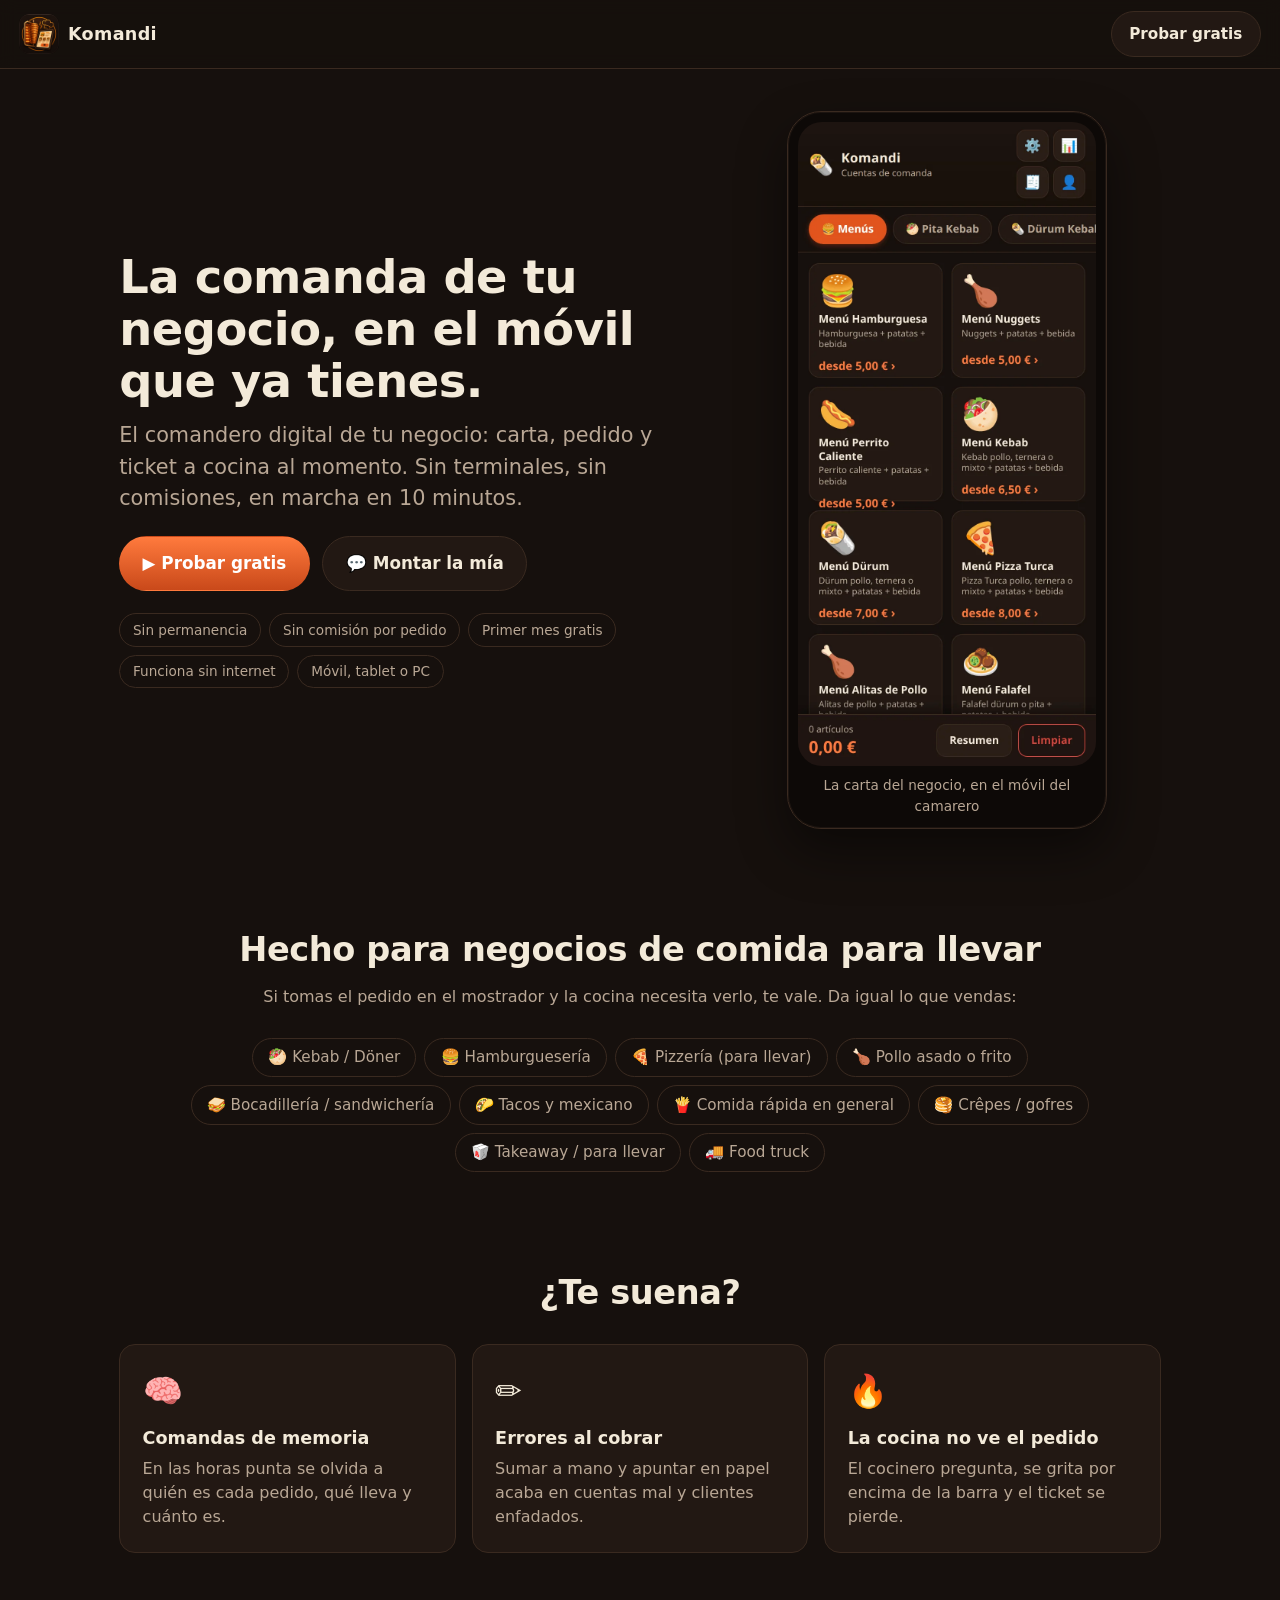
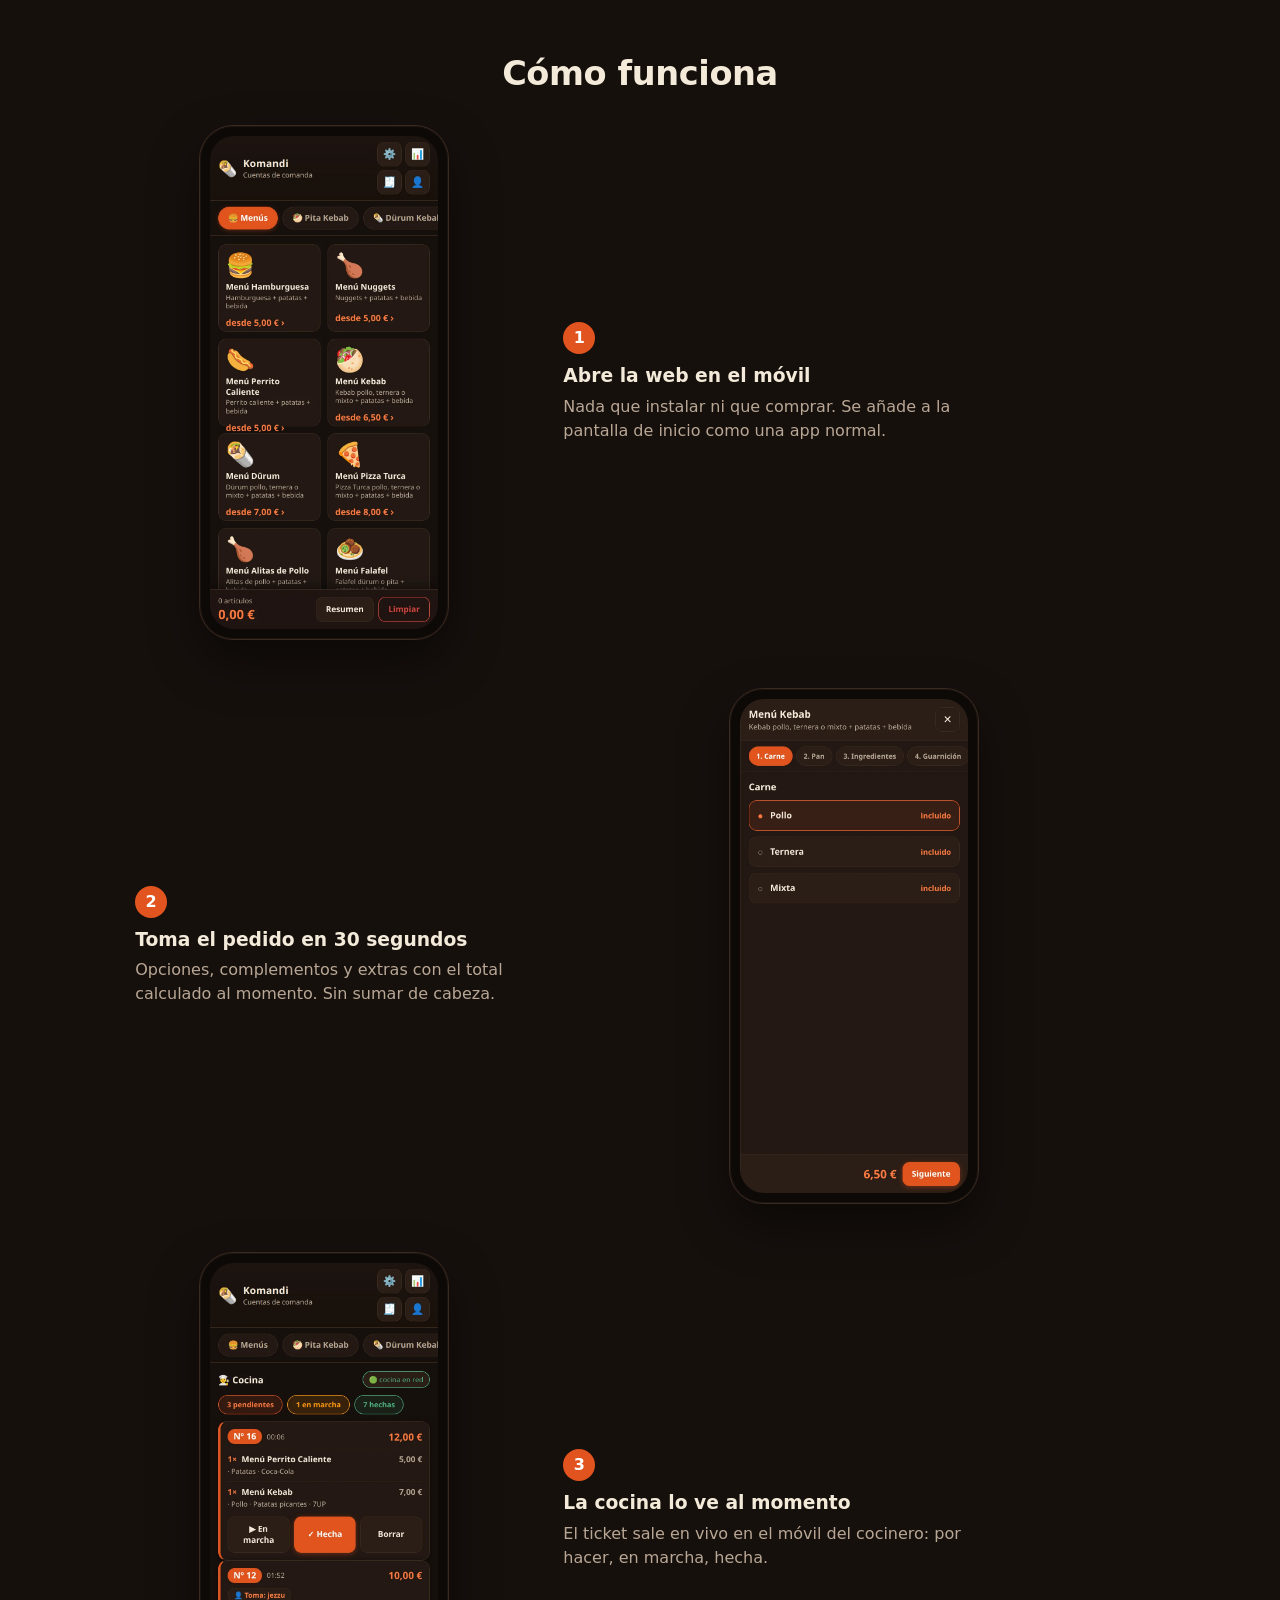
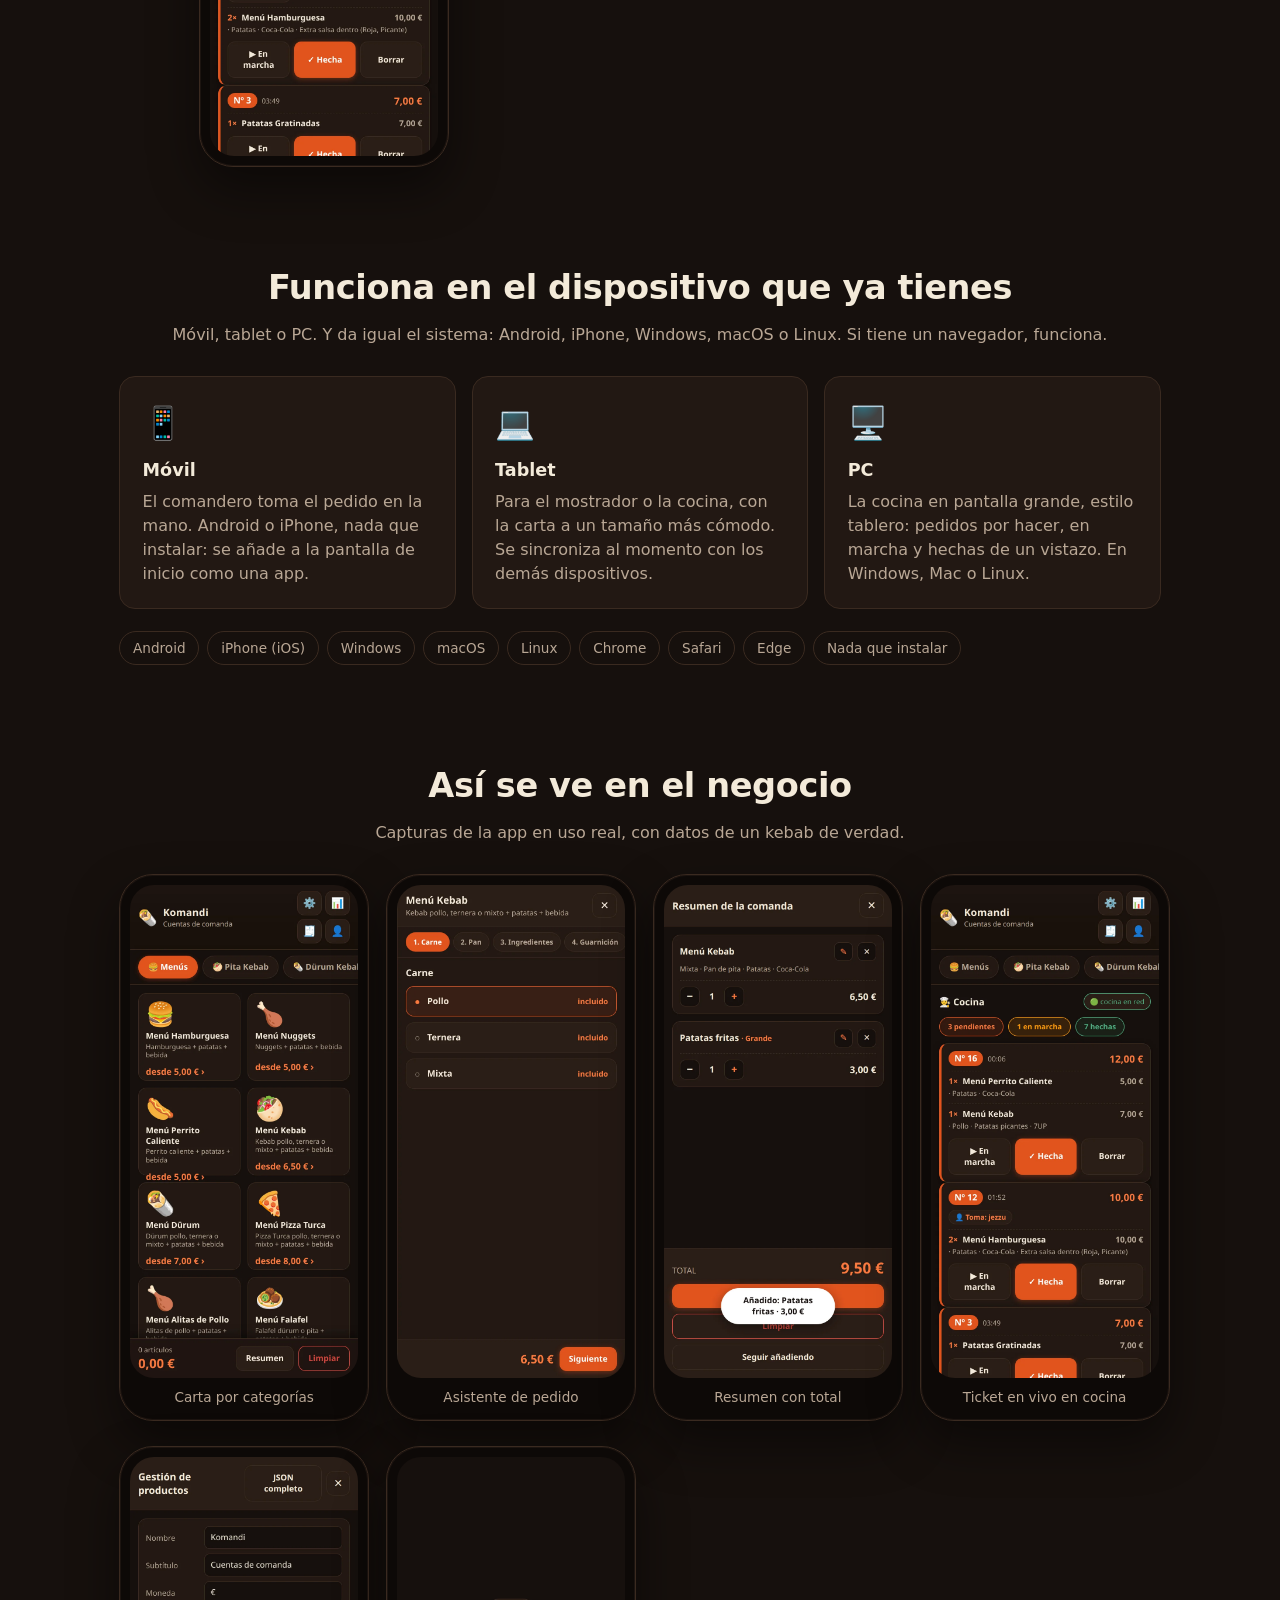
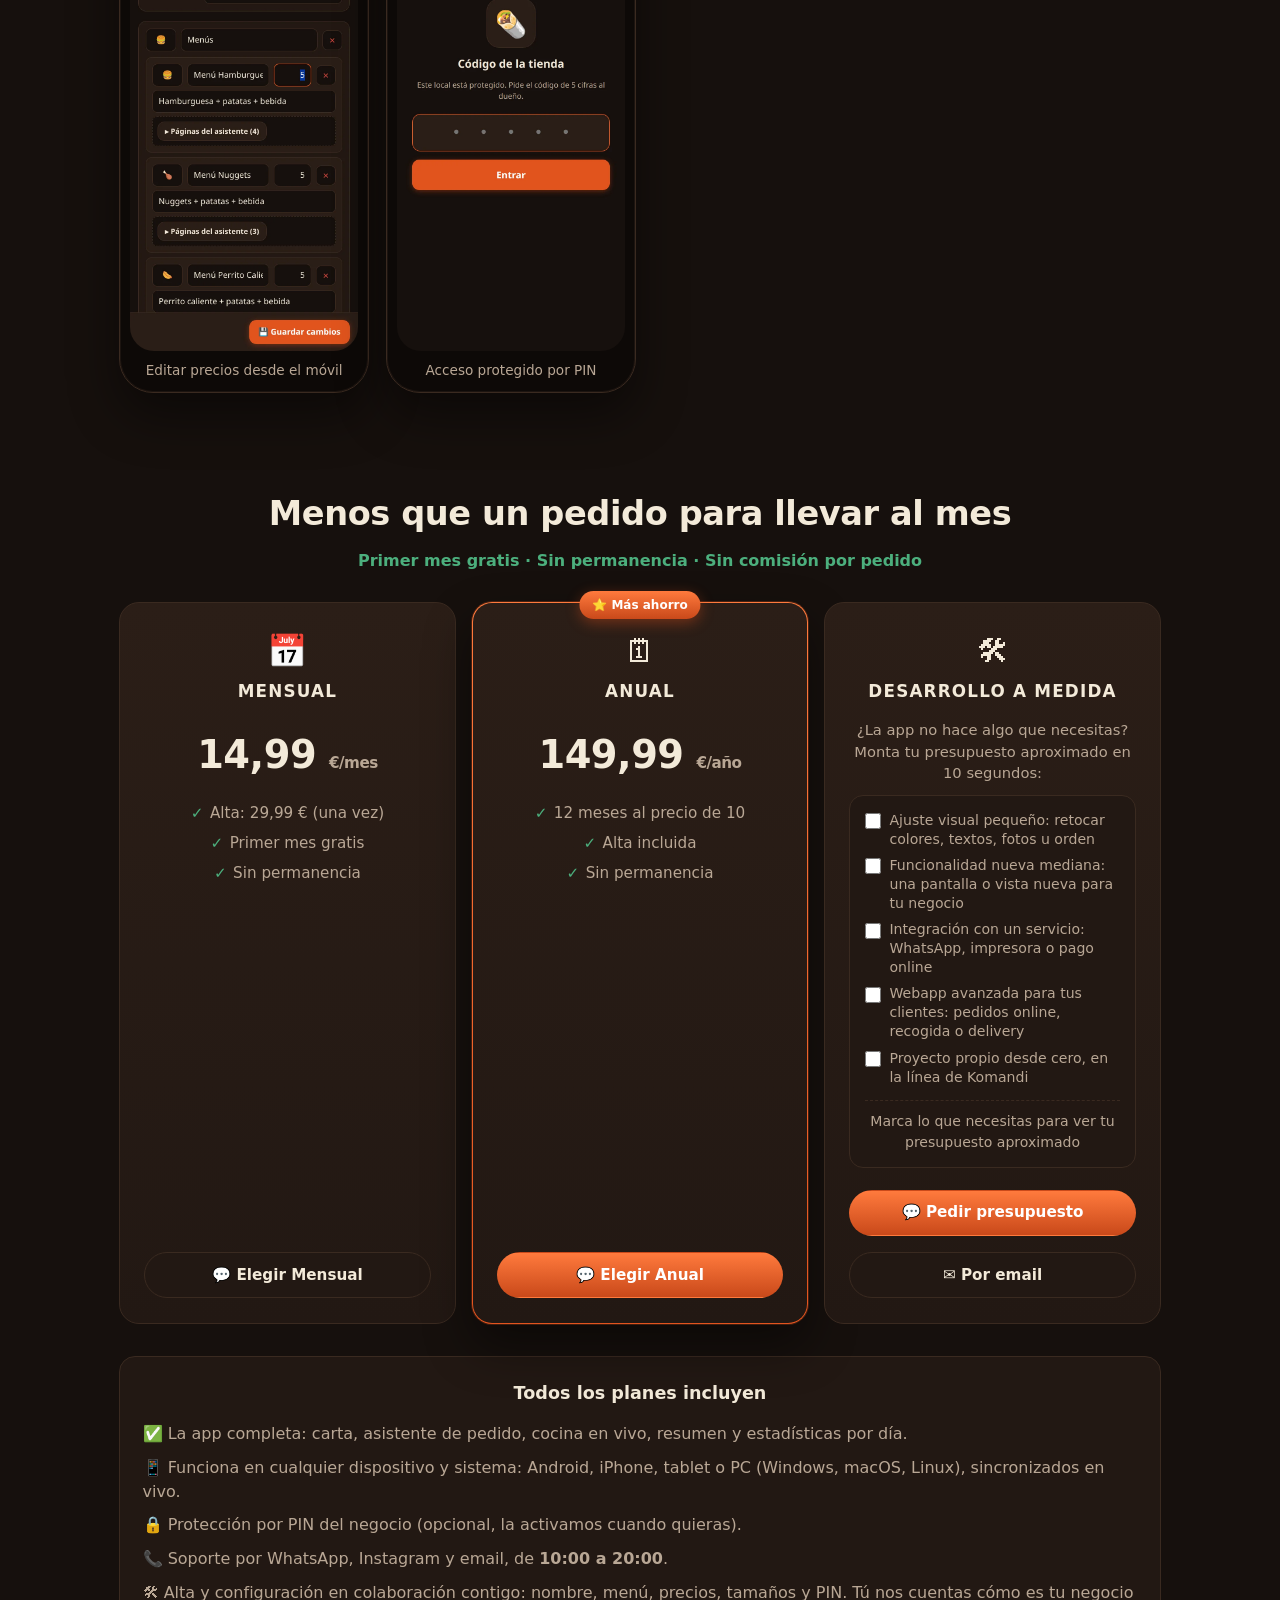
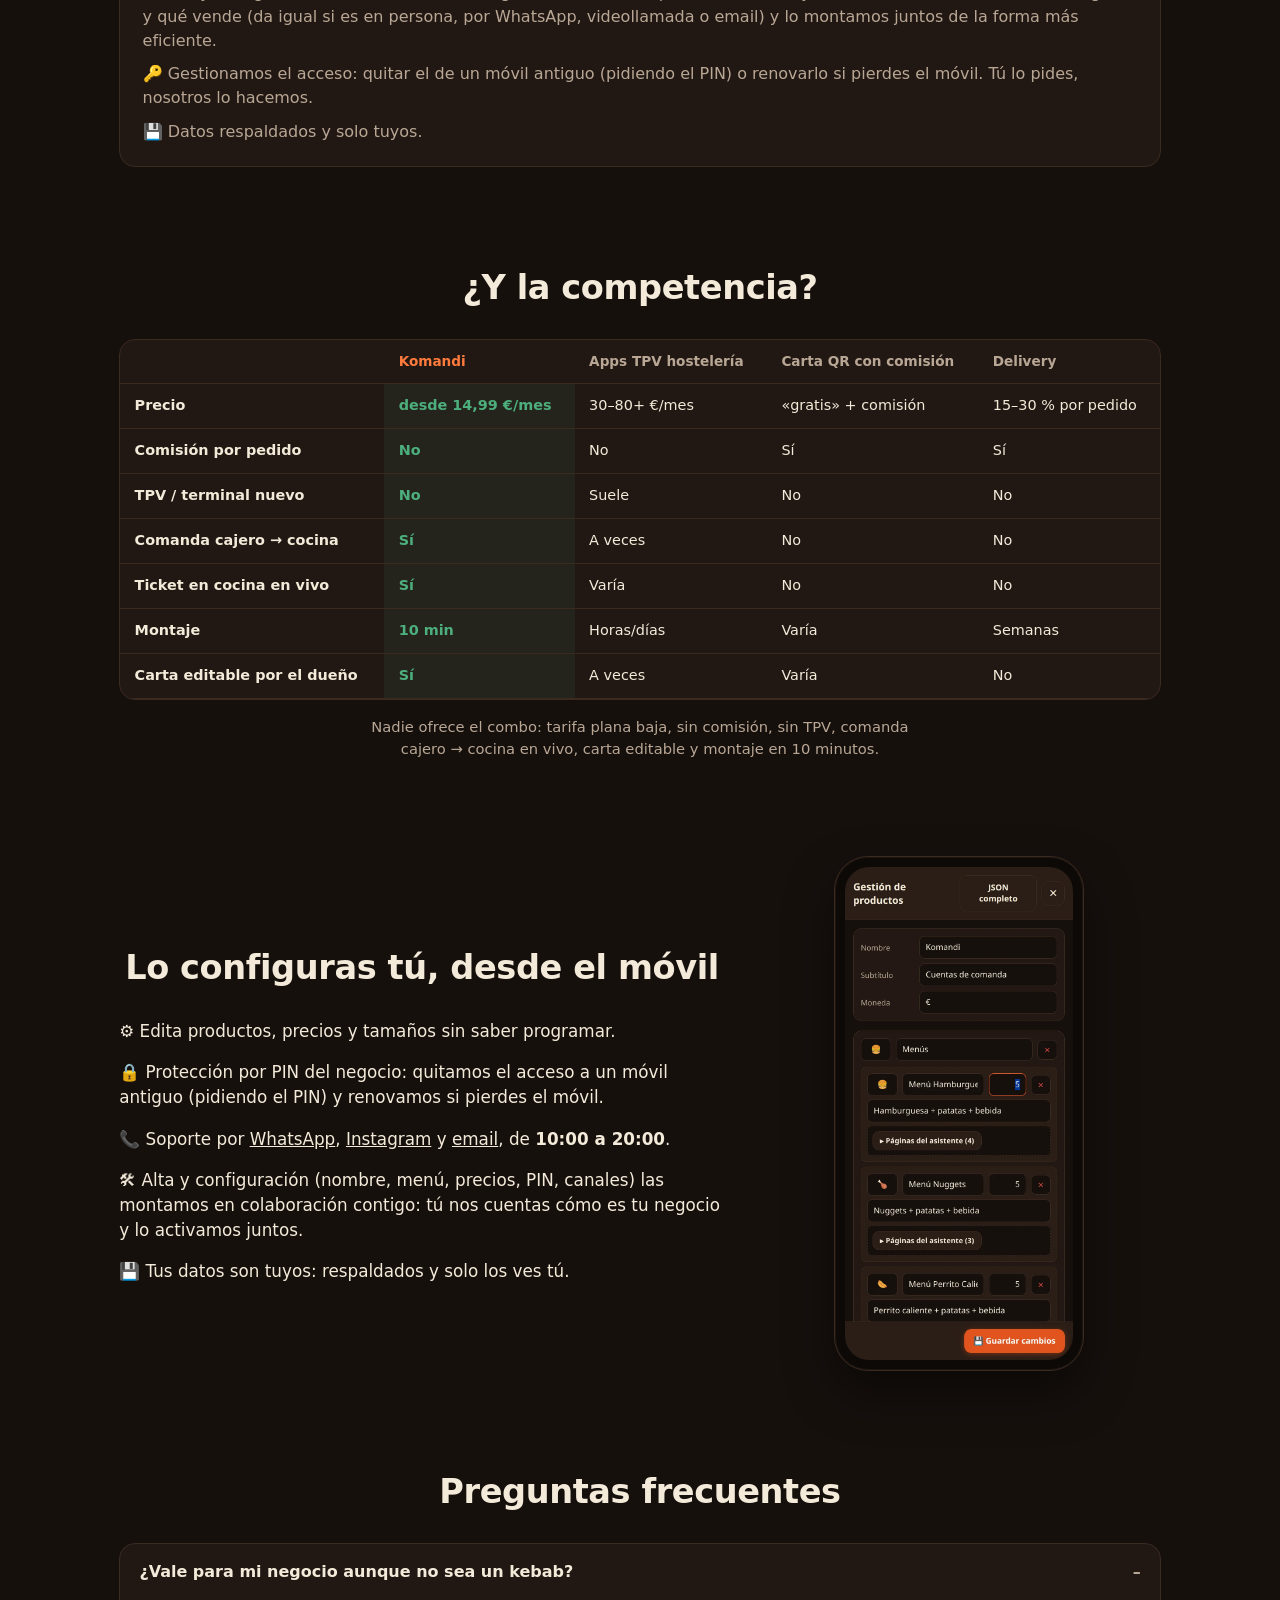
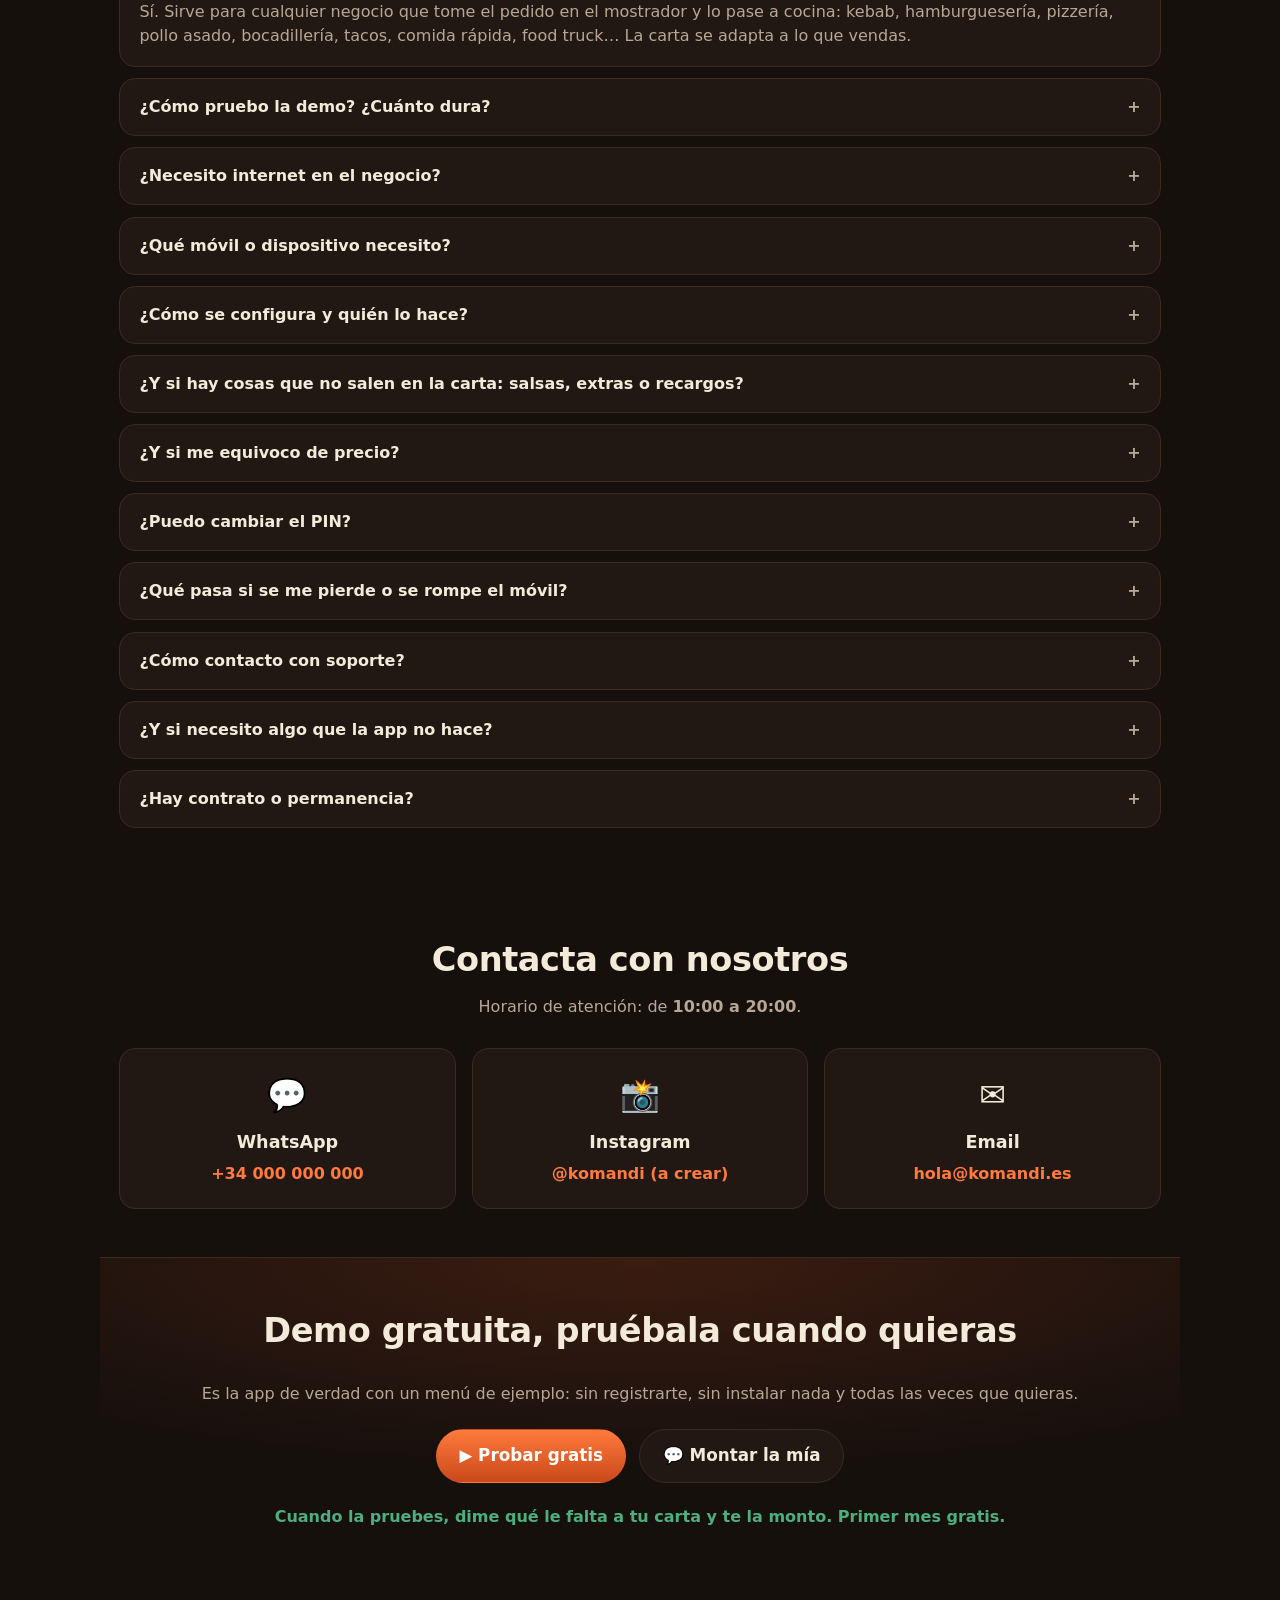
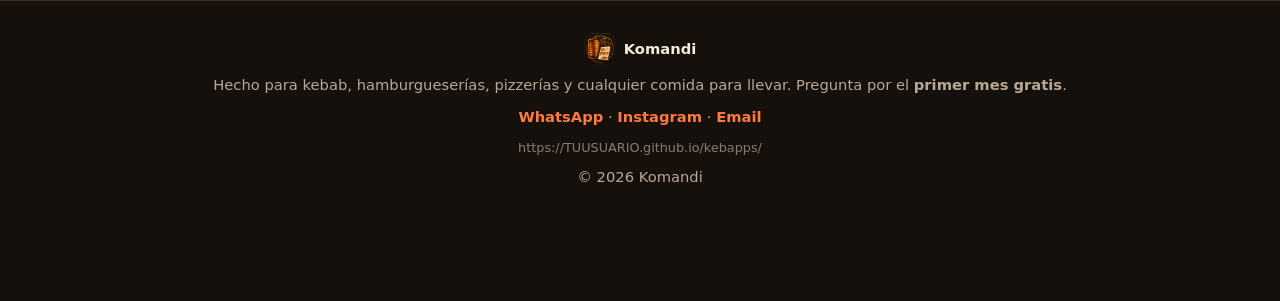
<file: index.html>
<!DOCTYPE html>
<html lang="es">
<head>
<meta charset="utf-8">
<meta name="viewport" content="width=device-width, initial-scale=1">
<meta name="description" content="Komandi: app de comandas para comida para llevar — kebab, hamburgueserías, pizzerías y más. Pide desde el móvil que ya tienes, la cocina ve el ticket al momento. Sin terminales, sin comisiones, 1er mes gratis. Planes desde 14,99 €/mes.">
<meta name="theme-color" content="#16100d">
<meta name="robots" content="index, follow, max-image-preview:large">
<meta name="author" content="Komandi">
<title>Komandi · Comandas de tu negocio en el móvil que ya tienes</title>
<link rel="manifest" href="manifest.webmanifest">
<meta name="mobile-web-app-capable" content="yes">
<meta name="apple-mobile-web-app-capable" content="yes">
<meta name="apple-mobile-web-app-status-bar-style" content="black-translucent">
<meta name="apple-mobile-web-app-title" content="Komandi">
<meta property="og:type" content="product">
<meta property="og:site_name" content="Komandi">
<meta property="og:locale" content="es_ES">
<meta property="og:title" content="Komandi · Comandas de tu negocio en el móvil que ya tienes">
<meta property="og:description" content="App de comandas para comercios de barrio: carta, pedido y ticket a cocina al momento. Sin terminales, sin comisiones, primer mes gratis. Planes desde 14,99 €/mes.">
<meta property="og:url" content="https://TUUSUARIO.github.io/kebapps/">
<meta property="og:image" content="https://TUUSUARIO.github.io/kebapps/assets/logo-big.png">
<meta property="og:image:width" content="512">
<meta property="og:image:height" content="512">
<meta property="og:image:alt" content="Logo de Komandi, la app de comandas para tu negocio de comida para llevar">
<meta property="og:price:amount" content="14.99">
<meta property="og:price:currency" content="EUR">
<meta property="og:product:availability" content="in stock">
<meta name="twitter:card" content="summary">
<meta name="twitter:title" content="Komandi · Comandas de tu negocio en el móvil que ya tienes">
<meta name="twitter:description" content="App de comandas para comercios de barrio. Sin terminales, sin comisiones, primer mes gratis. Planes desde 14,99 €/mes.">
<meta name="twitter:image" content="https://TUUSUARIO.github.io/kebapps/assets/logo-big.png">
<meta name="twitter:image:alt" content="Logo de Komandi, la app de comandas para tu negocio de comida para llevar">
<link rel="canonical" href="https://TUUSUARIO.github.io/kebapps/">
<link rel="icon" type="image/png" sizes="192x192" href="assets/favicon.png">
<link rel="apple-touch-icon" href="assets/favicon.png">
<link rel="stylesheet" href="styles.css">
<script type="application/ld+json">
{
  "@context": "https://schema.org",
  "@graph": [
    {
      "@type": "WebSite",
      "@id": "https://TUUSUARIO.github.io/kebapps/#website",
      "url": "https://TUUSUARIO.github.io/kebapps/",
      "name": "Komandi",
      "description": "App de comandas para comida para llevar: kebab, hamburgueserías, pizzerías y más.",
      "inLanguage": "es"
    },
    {
      "@type": "Organization",
      "@id": "https://TUUSUARIO.github.io/kebapps/#organizacion",
      "name": "Komandi",
      "url": "https://TUUSUARIO.github.io/kebapps/",
      "logo": "https://TUUSUARIO.github.io/kebapps/assets/logo.png",
      "contactPoint": [
        {
          "@type": "ContactPoint",
          "contactType": "sales",
          "telephone": "+34000000000",
          "email": "hola@komandi.es",
          "availableLanguage": ["es"]
        }
      ]
    },
    {
      "@type": "SoftwareApplication",
      "@id": "https://TUUSUARIO.github.io/kebapps/#app",
      "name": "Komandi",
      "applicationCategory": "BusinessApplication",
      "operatingSystem": "Android, iOS, Windows, macOS, Linux",
      "browserRequirements": "Requiere un navegador web moderno",
      "description": "App de comandas para negocios de comida para llevar: carta, asistente de pedido, cocina en vivo, resumen y estadísticas por día.",
      "offers": {
        "@type": "Offer",
        "price": "14.99",
        "priceCurrency": "EUR",
        "priceValidUntil": "2027-12-31",
        "availability": "https://schema.org/InStock"
      }
    },
    {
      "@type": "Product",
      "@id": "https://TUUSUARIO.github.io/kebapps/#producto",
      "name": "Komandi — comandas para tu negocio",
      "description": "App de comandas para comida para llevar: carta, pedido y ticket a cocina al momento. Sin terminales, sin comisiones, primer mes gratis.",
      "image": "https://TUUSUARIO.github.io/kebapps/assets/logo.png",
      "brand": { "@type": "Brand", "name": "Komandi" },
      "offers": {
        "@type": "AggregateOffer",
        "priceCurrency": "EUR",
        "lowPrice": "14.99",
        "highPrice": "149.99",
        "offerCount": "2",
        "availability": "https://schema.org/InStock",
        "priceValidUntil": "2027-12-31",
        "offers": [
          {
            "@type": "Offer",
            "name": "Plan Mensual",
            "price": "14.99",
            "priceCurrency": "EUR",
            "priceValidUntil": "2027-12-31",
            "availability": "https://schema.org/InStock",
            "description": "14,99 €/mes, alta 29,99 € una vez, primer mes gratis, sin permanencia."
          },
          {
            "@type": "Offer",
            "name": "Plan Anual",
            "price": "149.99",
            "priceCurrency": "EUR",
            "priceValidUntil": "2027-12-31",
            "availability": "https://schema.org/InStock",
            "description": "149,99 €/año: 12 meses al precio de 10, alta incluida, sin permanencia."
          }
        ]
      }
    },
    {
      "@type": "FAQPage",
      "@id": "https://TUUSUARIO.github.io/kebapps/#faq",
      "mainEntity": [
        {
          "@type": "Question",
          "name": "¿Vale para mi negocio aunque no sea un kebab?",
          "acceptedAnswer": { "@type": "Answer", "text": "Sí. Sirve para cualquier negocio que tome el pedido en el mostrador y lo pase a cocina: kebab, hamburguesería, pizzería, pollo asado, bocadillería, tacos, comida rápida, food truck… La carta se adapta a lo que vendas." }
        },
        {
          "@type": "Question",
          "name": "¿Cómo pruebo la demo? ¿Cuánto dura?",
          "acceptedAnswer": { "@type": "Answer", "text": "Es una demo gratuita sin caducidad: entras cuando quieras, es la app real con un menú de ejemplo, funciona en el móvil, la tablet o el PC y no hay que registrarse. Cuando te guste, la montamos con tu carta." }
        },
        {
          "@type": "Question",
          "name": "¿Necesito internet en el negocio?",
          "acceptedAnswer": { "@type": "Answer", "text": "No para lo básico. La app funciona en modo local sin conexión: la carta, el pedido y el resumen siguen funcionando. Con internet, las pantallas de cajero y cocina se sincronizan en vivo. Si la cocina está en otro dispositivo y no hay red, las comandas quedan guardadas en el de caja hasta que vuelva la conexión." }
        },
        {
          "@type": "Question",
          "name": "¿Qué móvil o dispositivo necesito?",
          "acceptedAnswer": { "@type": "Answer", "text": "Cualquiera con Chrome, Safari o Edge: Android, iPhone, tablet, o un PC con Windows, macOS o Linux. Se abre en el navegador y se añade a la pantalla de inicio como una app normal, sin pasar por la tienda de aplicaciones." }
        },
        {
          "@type": "Question",
          "name": "¿Cómo se configura y quién lo hace?",
          "acceptedAnswer": { "@type": "Answer", "text": "Al darte de alta montamos todo contigo: nombre, menú, precios, tamaños, PIN y enlaces. Tú nos cuentas qué vende tu negocio (en persona si podemos acercarnos, o por WhatsApp, videollamada o email si estás lejos) y te ayudamos a dejarlo bien montado. Después, el menú lo editas tú mismo desde el ⚙️ del móvil. Para activar opciones de configuración (cambiar el PIN, quitar el acceso a un móvil, renovar por pérdida…), nos lo pides y lo hacemos al momento." }
        },
        {
          "@type": "Question",
          "name": "¿Y si hay cosas que no salen en la carta: salsas, extras o recargos?",
          "acceptedAnswer": { "@type": "Answer", "text": "Es lo habitual. En la carta no siempre aparecen todas las opciones posibles (salsas que se cobran, complementos, tamaños con recargo…), y ahí es donde más ayuda hace falta. Por eso el montaje lo hacemos juntos: te preguntamos por esas cosas que no están escritas, las reflejamos en la app y cobras todo lo que cobras en el mostrador. Si tienes dudas sobre cómo montar algo, te guiamos paso a paso." }
        },
        {
          "@type": "Question",
          "name": "¿Y si me equivoco de precio?",
          "acceptedAnswer": { "@type": "Answer", "text": "Lo cambias en 10 segundos desde el ⚙️ del móvil y la carta se actualiza al momento en todas las pantallas." }
        },
        {
          "@type": "Question",
          "name": "¿Puedo cambiar el PIN?",
          "acceptedAnswer": { "@type": "Answer", "text": "Sí, cuando quieras. Además revocamos el acceso de los móviles antiguos al instante, pidiendo el PIN." }
        },
        {
          "@type": "Question",
          "name": "¿Qué pasa si se me pierde o se rompe el móvil?",
          "acceptedAnswer": { "@type": "Answer", "text": "Nada. Los datos están respaldados. Nos pides la renovación, quitamos el acceso al móvil perdido y abres otro móvil con el PIN de la tienda." }
        },
        {
          "@type": "Question",
          "name": "¿Cómo contacto con soporte?",
          "acceptedAnswer": { "@type": "Answer", "text": "Por WhatsApp, Instagram o email en horario de 10:00 a 20:00. Contestamos rápido y en español." }
        },
        {
          "@type": "Question",
          "name": "¿Y si necesito algo que la app no hace?",
          "acceptedAnswer": { "@type": "Answer", "text": "Te hacemos presupuesto aparte. Cuéntanos qué necesitas por email o WhatsApp, lo valoramos y te damos un presupuesto cerrado antes de empezar. En la tarjeta de precios tienes una calculadora con un presupuesto aproximado." }
        },
        {
          "@type": "Question",
          "name": "¿Hay contrato o permanencia?",
          "acceptedAnswer": { "@type": "Answer", "text": "No. Sin permanencia, sin comisión por pedido y el primer mes es gratis." }
        }
      ]
    }
  ]
}
</script>
</head>
<body>

<header class="cab">
  <a class="brand" href="#inicio">
    <img src="assets/logo.png" alt="" width="40" height="40">
    <span id="nombre-marca">Komandi</span>
  </a>
  <a class="btn" data-demo>Probar gratis</a>
</header>

<!-- 1 · Hero -->
<section class="hero" id="inicio">
  <div class="hero-texto reveal-grupo">
    <h1 class="reveal">La comanda de tu negocio, en el móvil que ya tienes.</h1>
    <p class="sub reveal">El comandero digital de tu negocio: carta, pedido y ticket a cocina al momento. Sin terminales, sin comisiones, en marcha en 10 minutos.</p>
    <div class="ctas reveal">
      <a class="btn btn-primario btn-lg" data-demo>▶ Probar gratis</a>
      <a class="btn btn-borde btn-lg" data-wa>💬 Montar la mía</a>
    </div>
    <ul class="chips reveal" aria-label="Ventajas">
      <li>Sin permanencia</li>
      <li>Sin comisión por pedido</li>
      <li>Primer mes gratis</li>
      <li>Funciona sin internet</li>
      <li>Móvil, tablet o PC</li>
    </ul>
  </div>
  <figure class="tel hero-tel reveal">
    <img src="assets/capturas/01-carta.webp" alt="La app abierta en un móvil: la carta del negocio por categorías" loading="eager">
    <figcaption>La carta del negocio, en el móvil del camarero</figcaption>
  </figure>
</section>

<!-- 2 · Para qué negocios -->
<section class="seccion" id="negocios">
  <h2 class="reveal">Hecho para negocios de comida para llevar</h2>
  <p class="introduccion reveal">Si tomas el pedido en el mostrador y la cocina necesita verlo, te vale. Da igual lo que vendas:</p>
  <ul class="chips negocios reveal" aria-label="Tipos de negocio compatibles">
    <li>🥙 Kebab / Döner</li>
    <li>🍔 Hamburguesería</li>
    <li>🍕 Pizzería (para llevar)</li>
    <li>🍗 Pollo asado o frito</li>
    <li>🥪 Bocadillería / sandwichería</li>
    <li>🌮 Tacos y mexicano</li>
    <li>🍟 Comida rápida en general</li>
    <li>🥞 Crêpes / gofres</li>
    <li>🥡 Takeaway / para llevar</li>
    <li>🚚 Food truck</li>
  </ul>
</section>

<!-- 3 · Problema -->
<section class="seccion" id="problema">
  <h2>¿Te suena?</h2>
  <div class="grid3 reveal-grupo">
    <article class="card reveal">
      <div class="emoji">🧠</div>
      <h3>Comandas de memoria</h3>
      <p>En las horas punta se olvida a quién es cada pedido, qué lleva y cuánto es.</p>
    </article>
    <article class="card reveal">
      <div class="emoji">✏️</div>
      <h3>Errores al cobrar</h3>
      <p>Sumar a mano y apuntar en papel acaba en cuentas mal y clientes enfadados.</p>
    </article>
    <article class="card reveal">
      <div class="emoji">🔥</div>
      <h3>La cocina no ve el pedido</h3>
      <p>El cocinero pregunta, se grita por encima de la barra y el ticket se pierde.</p>
    </article>
  </div>
</section>

<!-- 4 · Cómo funciona -->
<section class="seccion" id="como">
  <h2>Cómo funciona</h2>
  <div class="pasos reveal-grupo">
    <article class="paso reveal">
      <figure class="tel">
        <img src="assets/capturas/01-carta.webp" alt="Pantalla de la carta por categorías" loading="lazy">
      </figure>
      <div class="paso-texto">
        <span class="paso-num">1</span>
        <h3>Abre la web en el móvil</h3>
        <p>Nada que instalar ni que comprar. Se añade a la pantalla de inicio como una app normal.</p>
      </div>
    </article>
    <article class="paso reveal">
      <figure class="tel">
        <img src="assets/capturas/02-wizard.webp" alt="Asistente de pedido: tamaño, carne y extras" loading="lazy">
      </figure>
      <div class="paso-texto">
        <span class="paso-num">2</span>
        <h3>Toma el pedido en 30 segundos</h3>
        <p>Opciones, complementos y extras con el total calculado al momento. Sin sumar de cabeza.</p>
      </div>
    </article>
    <article class="paso reveal">
      <figure class="tel">
        <img src="assets/capturas/04-cocina.webp" alt="Pestaña Cocina con tickets: por hacer, en marcha y completadas" loading="lazy">
      </figure>
      <div class="paso-texto">
        <span class="paso-num">3</span>
        <h3>La cocina lo ve al momento</h3>
        <p>El ticket sale en vivo en el móvil del cocinero: por hacer, en marcha, hecha.</p>
      </div>
    </article>
  </div>
</section>

<!-- 5 · Funciona en cualquier dispositivo -->
<section class="seccion" id="dispositivos">
  <h2>Funciona en el dispositivo que ya tienes</h2>
  <p class="introduccion">Móvil, tablet o PC. Y da igual el sistema: Android, iPhone, Windows, macOS o Linux. Si tiene un navegador, funciona.</p>
  <div class="grid3 reveal-grupo">
    <article class="card reveal">
      <div class="emoji">📱</div>
      <h3>Móvil</h3>
      <p>El comandero toma el pedido en la mano. Android o iPhone, nada que instalar: se añade a la pantalla de inicio como una app.</p>
    </article>
    <article class="card reveal">
      <div class="emoji">💻</div>
      <h3>Tablet</h3>
      <p>Para el mostrador o la cocina, con la carta a un tamaño más cómodo. Se sincroniza al momento con los demás dispositivos.</p>
    </article>
    <article class="card reveal">
      <div class="emoji">🖥️</div>
      <h3>PC</h3>
      <p>La cocina en pantalla grande, estilo tablero: pedidos por hacer, en marcha y hechas de un vistazo. En Windows, Mac o Linux.</p>
    </article>
  </div>
  <ul class="chips" aria-label="Compatibilidad de sistemas y navegadores">
    <li>Android</li>
    <li>iPhone (iOS)</li>
    <li>Windows</li>
    <li>macOS</li>
    <li>Linux</li>
    <li>Chrome</li>
    <li>Safari</li>
    <li>Edge</li>
    <li>Nada que instalar</li>
  </ul>
</section>

<!-- 6 · Capturas -->
<section class="seccion" id="capturas">
  <h2>Así se ve en el negocio</h2>
  <p class="introduccion">Capturas de la app en uso real, con datos de un kebab de verdad.</p>
  <div class="galeria reveal-grupo">
    <figure class="tel reveal">
      <img src="assets/capturas/01-carta.webp" alt="Carta por categorías" loading="lazy">
      <figcaption>Carta por categorías</figcaption>
    </figure>
    <figure class="tel reveal">
      <img src="assets/capturas/02-wizard.webp" alt="Asistente de tamaño y carne" loading="lazy">
      <figcaption>Asistente de pedido</figcaption>
    </figure>
    <figure class="tel reveal">
      <img src="assets/capturas/03-resumen.webp" alt="Resumen de la comanda con total" loading="lazy">
      <figcaption>Resumen con total</figcaption>
    </figure>
    <figure class="tel reveal">
      <img src="assets/capturas/04-cocina.webp" alt="Cocina con tickets en vivo" loading="lazy">
      <figcaption>Ticket en vivo en cocina</figcaption>
    </figure>
    <figure class="tel reveal">
      <img src="assets/capturas/05-admin.webp" alt="Edición de precios y productos" loading="lazy">
      <figcaption>Editar precios desde el móvil</figcaption>
    </figure>
    <figure class="tel reveal">
      <img src="assets/capturas/06-pin.webp" alt="Pantalla de PIN de la tienda" loading="lazy">
      <figcaption>Acceso protegido por PIN</figcaption>
    </figure>
  </div>
</section>

<!-- 7 · Precios -->
<section class="seccion" id="precios">
  <h2>Menos que un pedido para llevar al mes</h2>
  <p class="banner">Primer mes gratis · Sin permanencia · Sin comisión por pedido</p>
  <div class="grid3 precios reveal-grupo">
    <article class="card plan reveal">
      <span class="plan-ico">📅</span>
      <h3>Mensual</h3>
      <p class="precio">14,99 <span>€/mes</span></p>
      <ul>
        <li>Alta: 29,99 € (una vez)</li>
        <li>Primer mes gratis</li>
        <li>Sin permanencia</li>
      </ul>
      <a class="btn btn-borde btn-ancho" data-plan="mensual">💬 Elegir Mensual</a>
    </article>
    <article class="card plan destacado reveal">
      <span class="etiqueta">⭐ Más ahorro</span>
      <span class="plan-ico">🗓</span>
      <h3>Anual</h3>
      <p class="precio">149,99 <span>€/año</span></p>
      <ul>
        <li>12 meses al precio de 10</li>
        <li>Alta incluida</li>
        <li>Sin permanencia</li>
      </ul>
      <a class="btn btn-primario btn-ancho" data-plan="anual">💬 Elegir Anual</a>
    </article>
    <article class="card plan plan-dev reveal">
      <span class="plan-ico">🛠</span>
      <h3>Desarrollo a medida</h3>
      <p class="plan-sub">¿La app no hace algo que necesitas? Monta tu presupuesto aproximado en 10 segundos:</p>
      <div class="calc" data-calc>
        <label class="calc-op">
          <input type="checkbox" data-calc-horas="1">
          <span>Ajuste visual pequeño: retocar colores, textos, fotos u orden</span>
        </label>
        <label class="calc-op">
          <input type="checkbox" data-calc-horas="3">
          <span>Funcionalidad nueva mediana: una pantalla o vista nueva para tu negocio</span>
        </label>
        <label class="calc-op">
          <input type="checkbox" data-calc-horas="6">
          <span>Integración con un servicio: WhatsApp, impresora o pago online</span>
        </label>
        <label class="calc-op">
          <input type="checkbox" data-calc-horas="10">
          <span>Webapp avanzada para tus clientes: pedidos online, recogida o delivery</span>
        </label>
        <label class="calc-op">
          <input type="checkbox" data-calc-horas="15">
          <span>Proyecto propio desde cero, en la línea de Komandi</span>
        </label>
        <p class="calc-resultado">
          <span data-calc-vacio>Marca lo que necesitas para ver tu presupuesto aproximado</span>
          <span data-calc-valor>Desde <strong data-calc-total>~30 €</strong> <small>aprox.</small></span>
        </p>
      </div>
      <a class="btn btn-primario btn-ancho" data-dev-wa>💬 Pedir presupuesto</a>
      <a class="btn btn-borde btn-ancho" data-dev-email>✉️ Por email</a>
    </article>
  </div>
  <div class="incluye reveal">
    <h3>Todos los planes incluyen</h3>
    <ul>
      <li>✅ La app completa: carta, asistente de pedido, cocina en vivo, resumen y estadísticas por día.</li>
      <li>📱 Funciona en cualquier dispositivo y sistema: Android, iPhone, tablet o PC (Windows, macOS, Linux), sincronizados en vivo.</li>
      <li>🔒 Protección por PIN del negocio (opcional, la activamos cuando quieras).</li>
      <li>📞 Soporte por WhatsApp, Instagram y email, de <strong data-horario>10:00 a 20:00</strong>.</li>
      <li>🛠 Alta y configuración en colaboración contigo: nombre, menú, precios, tamaños y PIN. Tú nos cuentas cómo es tu negocio y qué vende (da igual si es en persona, por WhatsApp, videollamada o email) y lo montamos juntos de la forma más eficiente.</li>
      <li>🔑 Gestionamos el acceso: quitar el de un móvil antiguo (pidiendo el PIN) o renovarlo si pierdes el móvil. Tú lo pides, nosotros lo hacemos.</li>
      <li>💾 Datos respaldados y solo tuyos.</li>
    </ul>
  </div>
</section>

<!-- 8 · Comparativa -->
<section class="seccion" id="compara">
  <h2>¿Y la competencia?</h2>
  <div class="tabla-envoltura reveal" role="region" aria-label="Comparativa con la competencia" tabindex="0">
    <table class="compara">
      <thead>
        <tr>
          <th></th>
          <th class="destacada">Komandi</th>
          <th>Apps TPV hostelería</th>
          <th>Carta QR con comisión</th>
          <th>Delivery</th>
        </tr>
      </thead>
      <tbody>
        <tr><th>Precio</th><td class="destacada">desde 14,99 €/mes</td><td>30–80+ €/mes</td><td>«gratis» + comisión</td><td>15–30 % por pedido</td></tr>
        <tr><th>Comisión por pedido</th><td class="destacada">No</td><td>No</td><td>Sí</td><td>Sí</td></tr>
        <tr><th>TPV / terminal nuevo</th><td class="destacada">No</td><td>Suele</td><td>No</td><td>No</td></tr>
        <tr><th>Comanda cajero → cocina</th><td class="destacada">Sí</td><td>A veces</td><td>No</td><td>No</td></tr>
        <tr><th>Ticket en cocina en vivo</th><td class="destacada">Sí</td><td>Varía</td><td>No</td><td>No</td></tr>
        <tr><th>Montaje</th><td class="destacada">10 min</td><td>Horas/días</td><td>Varía</td><td>Semanas</td></tr>
        <tr><th>Carta editable por el dueño</th><td class="destacada">Sí</td><td>A veces</td><td>Varía</td><td>No</td></tr>
      </tbody>
    </table>
  </div>
  <p class="nota-compara">Nadie ofrece el combo: tarifa plana baja, sin comisión, sin TPV, comanda cajero → cocina en vivo, carta editable y montaje en 10 minutos.</p>
</section>

<!-- 9 · Configuración -->
<section class="seccion" id="config">
  <div class="config-cuerpo">
    <div class="config-texto">
      <h2>Lo configuras tú, desde el móvil</h2>
      <ul class="config-lista">
        <li>⚙️ Edita productos, precios y tamaños sin saber programar.</li>
        <li>🔒 Protección por PIN del negocio: quitamos el acceso a un móvil antiguo (pidiendo el PIN) y renovamos si pierdes el móvil.</li>
        <li>📞 Soporte por <a data-wa>WhatsApp</a>, <a data-rrss="instagram">Instagram</a> y <a data-email>email</a>, de <strong data-horario>10:00 a 20:00</strong>.</li>
        <li>🛠 Alta y configuración (nombre, menú, precios, PIN, canales) las montamos en colaboración contigo: tú nos cuentas cómo es tu negocio y lo activamos juntos.</li>
        <li>💾 Tus datos son tuyos: respaldados y solo los ves tú.</li>
      </ul>
    </div>
    <figure class="tel">
      <img src="assets/capturas/05-admin.webp" alt="Pantalla de administración editando productos y precios" loading="lazy">
    </figure>
  </div>
</section>

<!-- 10 · FAQ -->
<section class="seccion" id="faq">
  <h2>Preguntas frecuentes</h2>
  <div class="faq reveal-grupo">
  <details class="reveal" open>
    <summary>¿Vale para mi negocio aunque no sea un kebab?</summary>
    <p>Sí. Sirve para cualquier negocio que tome el pedido en el mostrador y lo pase a cocina: kebab, hamburguesería, pizzería, pollo asado, bocadillería, tacos, comida rápida, food truck… La carta se adapta a lo que vendas.</p>
  </details>
  <details class="reveal">
    <summary>¿Cómo pruebo la demo? ¿Cuánto dura?</summary>
    <p>Es una demo gratuita sin caducidad: entras cuando quieras, es la app real con un menú de ejemplo, funciona en el móvil, la tablet o el PC y no hay que registrarse. Cuando te guste, la montamos con tu carta.</p>
  </details>
  <details class="reveal">
    <summary>¿Necesito internet en el negocio?</summary>
    <p>No para lo básico. La carta, el pedido, el resumen y los precios van incrustados en el dispositivo y funcionan siempre, sin conexión. Si no hay internet, la app pasa sola a <strong>modo local</strong>: sigues tomando pedidos y los envías a cocina, pero la comanda se guarda en <em>ese</em> dispositivo.</p>
    <p>Esto significa dos cosas:</p>
    <ul>
      <li>✅ Si usas un solo dispositivo (o el que tiene el pedido es también el de la cocina), sigues trabajando sin problema mientras no haya red.</li>
      <li>⚠️ Si la cocina está en otro móvil o tablet y no hay internet, no le llega nada hasta que vuelva la conexión: las comandas quedan guardadas en el dispositivo de caja y se sincronizan al recuperar la red.</li>
    </ul>
    <p>Con internet, las pantallas de cajero y cocina se sincronizan en vivo, y puedes ver desde el móvil una comanda tomada en el otro.</p>
  </details>
  <details class="reveal">
    <summary>¿Qué móvil o dispositivo necesito?</summary>
    <p>Cualquiera con Chrome, Safari o Edge: Android, iPhone, tablet, o un PC con Windows, macOS o Linux. Se abre en el navegador y se añade a la pantalla de inicio como una app normal, sin pasar por la tienda de aplicaciones.</p>
  </details>
  <details class="reveal">
    <summary>¿Cómo se configura y quién lo hace?</summary>
    <p>Al darte de alta montamos todo contigo: nombre, menú, precios, tamaños, PIN y enlaces. Tú nos cuentas qué vende tu negocio (en persona si podemos acercarnos, o por WhatsApp, videollamada o email si estás lejos) y te ayudamos a dejarlo bien montado. Después, el menú lo editas tú mismo desde el ⚙️ del móvil. Para activar opciones de configuración (cambiar el PIN, quitar el acceso a un móvil, renovar por pérdida…), nos lo pides y lo hacemos al momento.</p>
  </details>
  <details class="reveal">
    <summary>¿Y si hay cosas que no salen en la carta: salsas, extras o recargos?</summary>
    <p>Es lo habitual. En la carta no siempre aparecen todas las opciones posibles (salsas que se cobran, complementos, tamaños con recargo…), y ahí es donde más ayuda hace falta. Por eso el montaje lo hacemos juntos: te preguntamos por esas cosas que no están escritas, las reflejamos en la app y cobras todo lo que cobras en el mostrador. Si tienes dudas sobre cómo montar algo, te guiamos paso a paso.</p>
  </details>
  <details class="reveal">
    <summary>¿Y si me equivoco de precio?</summary>
    <p>Lo cambias en 10 segundos desde el ⚙️ del móvil y la carta se actualiza al momento en todas las pantallas.</p>
  </details>
  <details class="reveal">
    <summary>¿Puedo cambiar el PIN?</summary>
    <p>Sí, cuando quieras. Además revocamos el acceso de los móviles antiguos al instante, pidiendo el PIN.</p>
  </details>
  <details class="reveal">
    <summary>¿Qué pasa si se me pierde o se rompe el móvil?</summary>
    <p>Nada. Los datos están respaldados. Nos pides la renovación, quitamos el acceso al móvil perdido y abres otro móvil con el PIN de la tienda.</p>
  </details>
  <details class="reveal">
    <summary>¿Cómo contacto con soporte?</summary>
    <p>Por WhatsApp, Instagram o email en horario de <strong data-horario>10:00 a 20:00</strong>. Contestamos rápido y en español.</p>
  </details>
  <details class="reveal">
    <summary>¿Y si necesito algo que la app no hace?</summary>
    <p>Te hacemos presupuesto aparte. Cuéntanos qué necesitas por email o WhatsApp, lo valoramos y te damos un presupuesto cerrado antes de empezar. En la tarjeta de precios tienes una calculadora con un presupuesto aproximado.</p>
  </details>
  <details class="reveal">
    <summary>¿Hay contrato o permanencia?</summary>
    <p>No. Sin permanencia, sin comisión por pedido y el primer mes es gratis.</p>
  </details>
  </div>
</section>

<!-- 11 · Contacto -->
<section class="seccion" id="contacto">
  <h2>Contacta con nosotros</h2>
  <p class="introduccion">Horario de atención: de <strong data-horario>10:00 a 20:00</strong>.</p>
  <div class="grid3 contacto reveal-grupo">
    <a class="card tarjeta-contacto reveal" data-wa>
      <div class="emoji">💬</div>
      <h3>WhatsApp</h3>
      <p data-wa-txt>+34 000 000 000</p>
    </a>
    <a class="card tarjeta-contacto reveal" data-rrss="instagram">
      <div class="emoji">📸</div>
      <h3>Instagram</h3>
      <p>@komandi (a crear)</p>
    </a>
    <a class="card tarjeta-contacto reveal" data-email>
      <div class="emoji">✉️</div>
      <h3>Email</h3>
      <p data-email-txt>hola@komandi.es</p>
    </a>
  </div>
</section>

<!-- 12 · CTA final -->
<section class="seccion cta-final">
  <h2>Demo gratuita, pruébala cuando quieras</h2>
  <p>Es la app de verdad con un menú de ejemplo: sin registrarte, sin instalar nada y todas las veces que quieras.</p>
  <div class="ctas reveal-grupo">
    <a class="btn btn-primario btn-lg reveal" data-demo>▶ Probar gratis</a>
    <a class="btn btn-borde btn-lg reveal" data-wa>💬 Montar la mía</a>
  </div>
  <p class="nota">Cuando la pruebes, dime qué le falta a tu carta y te la monto. Primer mes gratis.</p>
</section>

<footer class="pie">
  <div class="pie-marca">
    <img src="assets/logo.png" alt="" width="32" height="32">
    <span id="nombre-pie">Komandi</span>
  </div>
  <p>Hecho para kebab, hamburgueserías, pizzerías y cualquier comida para llevar. Pregunta por el <strong>primer mes gratis</strong>.</p>
  <p>
    <a data-wa>WhatsApp</a> ·
    <a data-rrss="instagram">Instagram</a> ·
    <a data-email>Email</a>
  </p>
  <p class="pie-url" id="pie-url"></p>
  <p>© <span id="anio"></span> <span data-nombre></span></p>
</footer>

<div class="cta-sticky" id="cta-sticky">
  <a class="btn btn-primario btn-lg" data-demo>▶ Probar gratis</a>
</div>

<script src="app.js"></script>
</body>
</html>
</file>
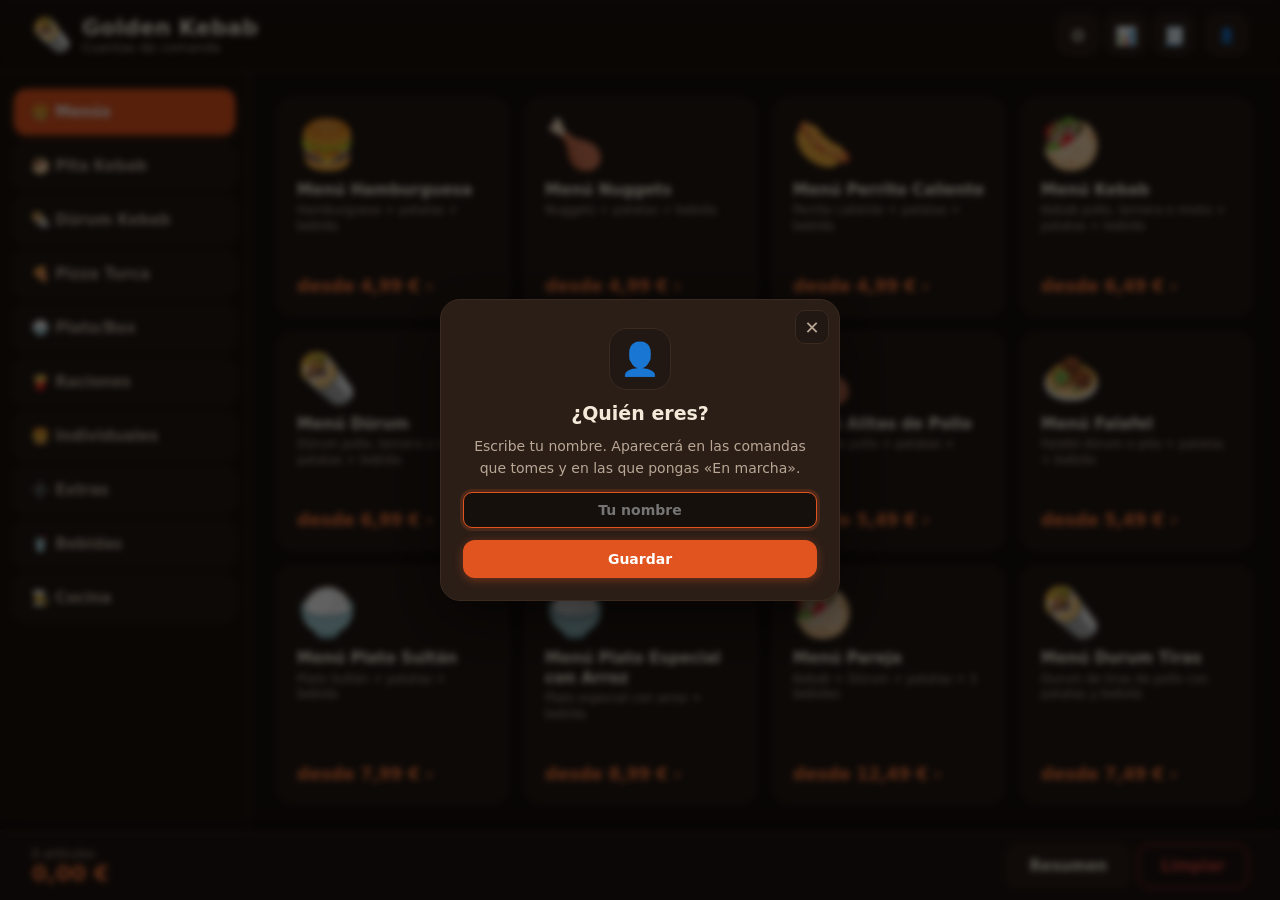
<file: demo/index.html>
<!DOCTYPE html>
<html lang="es">
<head>
<meta charset="utf-8">
<meta name="viewport" content="width=device-width, initial-scale=1, viewport-fit=cover">
<meta name="robots" content="noindex, nofollow">
<meta name="theme-color" content="#1a1210">
<meta name="mobile-web-app-capable" content="yes">
<meta name="apple-mobile-web-app-capable" content="yes">
<meta name="apple-mobile-web-app-status-bar-style" content="black-translucent">
<meta name="apple-mobile-web-app-title" content="Komandi">
<title>Komandi · Demo</title>
<style>
:root {
  --bg: #16100d;
  --superficie: #221813;
  --superficie2: #2b1e17;
  --borde: #3a2a20;
  --texto: #f3ead9;
  --texto2: #b9a795;
  --principal: #e2541f;
  --principal2: #ff7a3d;
  --secundario: #3a2a20;
  --peligro: #d6453d;
  --ok: #4caf7d;
  --sombra: rgba(0,0,0,.45);
  --radio: 14px;
  --pie-alto: 76px;
}

* { box-sizing: border-box; margin: 0; padding: 0; -webkit-tap-highlight-color: transparent; }

html, body { height: 100%; }

body {
  display: flex;
  flex-direction: column;
  height: 100%;
  font-family: system-ui, -apple-system, "Segoe UI", Roboto, sans-serif;
  background: var(--bg);
  color: var(--texto);
  overflow: hidden;
  overscroll-behavior-y: none;
}

button { font-family: inherit; color: inherit; background: none; border: none; cursor: pointer; }

.oculto { display: none !important; }

/* ---------- Cabecera ---------- */
#cabecera {
  position: sticky;
  top: 0;
  z-index: 20;
  display: flex;
  align-items: center;
  gap: 10px;
  padding: 10px 14px;
  padding-top: calc(10px + env(safe-area-inset-top));
  background: linear-gradient(180deg, #1d1310, #171009);
  border-bottom: 1px solid var(--borde);
}
#cabecera .logo { font-size: 26px; }
#cabecera .logo svg { width: 30px; height: 30px; display: block; border-radius: 8px; }
#cabecera .titulos { flex: 1; min-width: 0; }
#cabecera h1 { font-size: 17px; font-weight: 800; letter-spacing: .3px; }
#cabecera .titulos span { display: block; font-size: 12px; color: var(--texto2); }

.cabecera-derecha {
  display: grid;
  grid-template-columns: repeat(2, 42px);
  grid-auto-rows: 42px;
  align-items: center;
  gap: 6px;
}
.cabecera-iconos {
  display: contents;
}

.icon-btn {
  width: 42px; height: 42px;
  display: inline-flex; align-items: center; justify-content: center;
  font-size: 18px;
  border-radius: 12px;
  background: var(--superficie2);
  border: 1px solid var(--borde);
}
#btn-usuario {
  width: 42px; height: 42px;
  padding: 0;
  font-size: 18px;
}
#btn-usuario .u-nombre { display: none; }

/* ---------- Tabs de categorías ---------- */
.tabs {
  flex-shrink: 0;
  display: flex;
  gap: 8px;
  padding: 10px 14px;
  background: var(--bg);
  overflow-x: auto;
  border-bottom: 1px solid var(--borde);
  scrollbar-width: none;
}
.tabs::-webkit-scrollbar { display: none; }
.tab {
  flex: 0 0 auto;
  padding: 9px 16px;
  border-radius: 999px;
  background: var(--superficie);
  border: 1px solid var(--borde);
  font-size: 14px;
  font-weight: 600;
  color: var(--texto2);
  transition: all .15s;
}
.tab.activa { background: var(--principal); color: #fff; border-color: var(--principal); box-shadow: 0 2px 8px rgba(226,84,31,.35); }

/* ---------- Grid de productos ---------- */
#productos {
  flex: 1;
  min-height: 0;
  overflow-y: auto;
  -webkit-overflow-scrolling: touch;
  overscroll-behavior-y: contain;
}
.grid {
  display: grid;
  grid-template-columns: repeat(auto-fill, minmax(160px, 1fr));
  gap: 12px;
  padding: 14px;
}
.tarjeta {
  display: flex;
  flex-direction: column;
  align-items: stretch;
  text-align: left;
  background: var(--superficie);
  border: 1px solid var(--borde);
  border-radius: var(--radio);
  padding: 12px;
  transition: transform .12s, background .15s;
  min-height: 150px;
}
.tarjeta:active { transform: scale(.97); background: var(--superficie2); }
.tarjeta .imagen {
  font-size: 40px;
  line-height: 1.1;
  margin-bottom: 8px;
}
.tarjeta-nombre { font-size: 14px; font-weight: 700; line-height: 1.25; }
.tarjeta-desc { font-size: 11.5px; color: var(--texto2); margin-top: 3px; line-height: 1.3; }
.tarjeta-precio {
  margin-top: auto;
  padding-top: 8px;
  font-size: 15px;
  font-weight: 800;
  color: var(--principal2);
}
.mas, .flecha { font-size: 16px; color: var(--principal2); font-weight: 900; }

.vacio {
  grid-column: 1 / -1;
  text-align: center;
  color: var(--texto2);
  padding: 40px 20px;
  font-size: 15px;
}
.error {
  text-align: center;
  padding: 60px 20px;
  color: var(--peligro);
  font-weight: 600;
}

/* ---------- Barra total (siempre visible, sin superponerse) ---------- */
#barra-total {
  flex-shrink: 0;
  z-index: 30;
  display: flex;
  align-items: center;
  gap: 10px;
  padding: 10px 14px;
  padding-bottom: calc(10px + env(safe-area-inset-bottom));
  background: #1f1410;
  border-top: 1px solid var(--borde);
  box-shadow: 0 -4px 16px var(--sombra);
}
#barra-total .total-info { flex: 1; display: flex; flex-direction: column; }
#barra-total #num-productos { font-size: 12px; color: var(--texto2); }
#barra-total #total { font-size: 22px; font-weight: 800; color: var(--principal2); }
.acciones { display: flex; gap: 8px; }
body.modo-cocina #barra-total { display: none; }
body.modo-cocina #productos { display: block; }

.btn {
  padding: 11px 16px;
  border-radius: 12px;
  font-size: 14px;
  font-weight: 700;
  transition: transform .12s, filter .15s;
}
.btn:active { transform: scale(.96); }
.btn-principal { background: var(--principal); color: #fff; box-shadow: 0 2px 10px rgba(226,84,31,.4); }
.btn-secundario { background: var(--superficie2); border: 1px solid var(--borde); color: var(--texto); }
.btn-peligro { background: transparent; border: 1px solid var(--peligro); color: var(--peligro); }
.btn-ancho { width: 100%; }
.fila-botones { display: flex; gap: 8px; }
.fila-botones .btn { flex: 1; }

/* ---------- Sidebar del asistente ---------- */
.fondo {
  position: fixed;
  inset: 0;
  z-index: 40;
  background: rgba(0,0,0,.6);
  backdrop-filter: blur(2px);
}
.sidebar {
  position: fixed;
  top: 0; right: 0; bottom: 0;
  z-index: 50;
  width: min(430px, 100%);
  display: flex;
  flex-direction: column;
  background: var(--superficie);
  border-left: 1px solid var(--borde);
  box-shadow: -6px 0 24px var(--sombra);
  animation: entrar .22s ease;
}
@keyframes entrar { from { transform: translateX(60%); opacity: .6; } to { transform: none; opacity: 1; } }

.sidebar-cabecera {
  display: flex;
  align-items: flex-start;
  gap: 10px;
  padding: 14px;
  padding-top: calc(14px + env(safe-area-inset-top));
  background: var(--superficie2);
  border-bottom: 1px solid var(--borde);
}
.sidebar-cabecera > div { flex: 1; min-width: 0; }
.sidebar-cabecera h2 { font-size: 17px; font-weight: 800; }
.sidebar-desc { display: block; font-size: 12.5px; color: var(--texto2); margin-top: 2px; }

.progreso {
  display: flex;
  gap: 6px;
  padding: 10px 14px;
  overflow-x: auto;
  border-bottom: 1px solid var(--borde);
  scrollbar-width: none;
}
.progreso::-webkit-scrollbar { display: none; }
.chip {
  flex: 0 0 auto;
  padding: 7px 12px;
  border-radius: 999px;
  font-size: 12px;
  font-weight: 600;
  background: var(--superficie2);
  border: 1px solid var(--borde);
  color: var(--texto2);
}
.chip.activo { background: var(--principal); color: #fff; border-color: var(--principal); }
.chip.hecho { color: var(--ok); border-color: var(--ok); }

.pasos { flex: 1; overflow-y: auto; padding: 14px; }
.paso-titulo { font-size: 16px; font-weight: 800; margin-bottom: 12px; }

.opciones { display: flex; flex-direction: column; gap: 10px; }
.opcion {
  display: flex;
  align-items: center;
  gap: 12px;
  padding: 14px;
  border-radius: var(--radio);
  background: var(--superficie2);
  border: 1.5px solid var(--borde);
  font-size: 15px;
  text-align: left;
  transition: all .12s;
}
.opcion.seleccionada { border-color: var(--principal); background: rgba(226,84,31,.12); }
.opcion .check { font-size: 16px; color: var(--texto2); }
.opcion.seleccionada .check { color: var(--principal2); }
.opcion-nombre { flex: 1; font-weight: 600; }
.opcion-precio { font-size: 13px; color: var(--principal2); font-weight: 700; white-space: nowrap; }

.ingredientes { display: flex; flex-direction: column; gap: 8px; }
.ingrediente {
  display: flex;
  align-items: center;
  gap: 10px;
  padding: 12px;
  border-radius: var(--radio);
  background: var(--superficie2);
  border: 1.5px solid var(--borde);
}
.ingrediente.modificado { border-color: var(--principal); background: rgba(226,84,31,.08); }
.ing-nombre { flex: 1; font-size: 14.5px; font-weight: 600; }
.ing-nombre small { display: block; font-size: 11px; color: var(--texto2); font-weight: 400; }

.sub-salsas { margin-top: 14px; padding-top: 12px; border-top: 1px dashed var(--borde); }
.sub-titulo { font-size: 13px; color: var(--texto2); margin-bottom: 8px; font-weight: 700; }
.opciones.multi.sub { gap: 8px; }
.opciones.multi.sub .opcion { padding: 10px 12px; font-size: 13.5px; }

.stepper { display: inline-flex; align-items: center; gap: 4px; }
.stp {
  width: 34px; height: 34px;
  border-radius: 10px;
  font-size: 18px;
  font-weight: 700;
  background: var(--bg);
  border: 1px solid var(--borde);
  display: inline-flex; align-items: center; justify-content: center;
}
.stp:active { background: var(--principal); color: #fff; }
.stp-num { min-width: 34px; text-align: center; font-weight: 700; font-size: 15px; }

.multi { display: flex; flex-direction: column; gap: 10px; }

.sidebar-pie {
  display: flex;
  align-items: center;
  gap: 10px;
  padding: 12px 14px;
  padding-bottom: calc(12px + env(safe-area-inset-bottom));
  background: var(--superficie2);
  border-top: 1px solid var(--borde);
}
.precio-paso { flex: 1; text-align: right; font-size: 20px; font-weight: 800; color: var(--principal2); }

/* ---------- Modal de resumen ---------- */
.modal {
  position: fixed;
  inset: 0;
  z-index: 60;
  display: flex;
  flex-direction: column;
  background: var(--bg);
  animation: subir .2s ease;
}
@keyframes subir { from { transform: translateY(40px); opacity: .7; } to { transform: none; opacity: 1; } }

.modal-cabecera {
  display: flex;
  align-items: center;
  justify-content: space-between;
  padding: 14px;
  padding-top: calc(14px + env(safe-area-inset-top));
  background: var(--superficie2);
  border-bottom: 1px solid var(--borde);
}
.modal-cabecera h2 { font-size: 17px; font-weight: 800; }

/* ---------- Diálogos (confirmación y nombre) ---------- */
.dialogo-overlay {
  position: fixed;
  inset: 0;
  z-index: 80;
  display: flex;
  align-items: center;
  justify-content: center;
  padding: 24px;
  background: rgba(0,0,0,.62);
  backdrop-filter: blur(3px);
  animation: aparecer .18s ease;
}
@keyframes aparecer { from { opacity: 0; } to { opacity: 1; } }

.dialogo {
  position: relative;
  width: min(400px, 100%);
  display: flex;
  flex-direction: column;
  align-items: center;
  gap: 12px;
  padding: 28px 22px 22px;
  background: var(--superficie2);
  border: 1px solid var(--borde);
  border-radius: 20px;
  box-shadow: 0 18px 60px rgba(0,0,0,.55);
  text-align: center;
  animation: subir .22s ease;
}
.dialogo-icono {
  width: 62px;
  height: 62px;
  display: flex;
  align-items: center;
  justify-content: center;
  font-size: 32px;
  background: var(--superficie);
  border: 1px solid var(--borde);
  border-radius: 18px;
}
.dialogo-icono-peligro { color: var(--peligro); border-color: rgba(214,69,61,.5); background: rgba(214,69,61,.1); }
.dialogo h2 { font-size: 19px; font-weight: 800; }
.dialogo-aviso { font-size: 14px; line-height: 1.55; color: var(--texto2); }
.dialogo-input { width: 100%; text-align: center; font-size: 17px; font-weight: 600; padding: 13px 14px; }
.dialogo-cerrar { position: absolute; top: 10px; right: 10px; width: 34px; height: 34px; border-radius: 10px; background: var(--superficie); color: var(--texto2); }
.dialogo .fila-botones { width: 100%; }
.btn-peligro-solid { background: var(--peligro); color: #fff; box-shadow: 0 2px 12px rgba(214,69,61,.4); }
.btn-peligro-solid:active { transform: scale(.96); }

.resumen-items { flex: 1; overflow-y: auto; padding: 14px; display: flex; flex-direction: column; gap: 12px; }

.item {
  background: var(--superficie);
  border: 1px solid var(--borde);
  border-radius: var(--radio);
  padding: 12px;
}
.item-cabecera { display: flex; align-items: center; gap: 8px; }
.item-nombre { flex: 1; font-size: 15px; font-weight: 700; }
.item-nombre small { color: var(--principal2); font-weight: 700; }
.quitar { width: 32px; height: 32px; font-size: 14px; border-radius: 9px; background: var(--bg); }
.editar { width: 32px; height: 32px; font-size: 14px; border-radius: 9px; background: var(--bg); color: var(--principal2); }
.notas { margin-top: 6px; font-size: 12px; color: var(--texto2); line-height: 1.4; }
.mods { margin-top: 6px; display: flex; flex-direction: column; gap: 2px; }
.mod { display: flex; justify-content: space-between; font-size: 13px; }
.mod span:last-child { color: var(--principal2); font-weight: 700; }
.item-pie {
  margin-top: 10px;
  padding-top: 10px;
  border-top: 1px dashed var(--borde);
  display: flex;
  align-items: center;
  justify-content: space-between;
}
.item-subtotal { font-size: 16px; font-weight: 800; }
.item-subtotal small { display: block; font-size: 11px; color: var(--texto2); font-weight: 400; text-align: right; }

.resumen-pie {
  padding: 14px;
  padding-bottom: calc(14px + env(safe-area-inset-bottom));
  background: var(--superficie2);
  border-top: 1px solid var(--borde);
  display: flex;
  flex-direction: column;
  gap: 10px;
}
.resumen-para {
  width: 100%;
  text-align: center;
  font-size: 15px;
  font-weight: 600;
}

.total-grande {
  display: flex;
  justify-content: space-between;
  align-items: baseline;
  font-size: 14px;
  color: var(--texto2);
}
.total-grande span:last-child { font-size: 26px; font-weight: 800; color: var(--principal2); }

/* ---------- Estadísticas e historial (solo lectura) ---------- */
.stats {
  position: fixed;
  inset: 0;
  z-index: 60;
  display: flex;
  flex-direction: column;
  background: var(--bg);
  animation: subir .2s ease;
}
.stats-cabecera {
  display: flex;
  align-items: center;
  justify-content: space-between;
  gap: 10px;
  padding: 14px;
  padding-top: calc(14px + env(safe-area-inset-top));
  background: var(--superficie2);
  border-bottom: 1px solid var(--borde);
}
.stats-cabecera h2 { font-size: 17px; font-weight: 800; }
.stats-cabecera-botones { display: flex; align-items: center; gap: 8px; }

.stats-nav {
  display: flex;
  align-items: center;
  gap: 10px;
  padding: 10px 14px;
  background: var(--superficie2);
  border-bottom: 1px solid var(--borde);
}
.stats-nav .icon-btn:disabled { opacity: .35; }
.stats-fecha { flex: 1; min-width: 0; text-align: center; }
.stats-fecha strong { display: block; font-size: 15px; font-weight: 800; line-height: 1.25; }
.stats-fecha span { display: block; font-size: 12px; color: var(--principal2); font-weight: 700; margin-top: 2px; }

.stats-resumen { display: flex; gap: 10px; padding: 12px 14px; border-bottom: 1px solid var(--borde); }
.stats-tarjeta {
  flex: 1;
  background: var(--superficie);
  border: 1px solid var(--borde);
  border-radius: var(--radio);
  padding: 10px 12px;
  text-align: center;
}
.stats-tarjeta span { display: block; font-size: 11.5px; color: var(--texto2); }
.stats-tarjeta strong { display: block; font-size: 18px; font-weight: 800; margin-top: 2px; }
.stats-tarjeta.total { border-color: var(--principal); background: rgba(226,84,31,.1); }
.stats-tarjeta.total strong { color: var(--principal2); font-size: 22px; }

.stats-cuerpo { flex: 1; overflow-y: auto; padding: 14px; display: flex; flex-direction: column; gap: 18px; }
.stats-seccion h3 {
  font-size: 12.5px;
  font-weight: 800;
  color: var(--texto2);
  text-transform: uppercase;
  letter-spacing: .5px;
  margin-bottom: 8px;
}
.stats-prod {
  display: flex;
  align-items: center;
  gap: 10px;
  padding: 10px 12px;
  background: var(--superficie);
  border: 1px solid var(--borde);
  border-radius: 12px;
  margin-bottom: 6px;
}
.stats-prod .sp-nombre { flex: 1; font-size: 14px; font-weight: 600; }
.stats-prod .sp-qty { font-size: 12.5px; color: var(--texto2); white-space: nowrap; }
.stats-prod .sp-total { font-size: 14px; font-weight: 800; color: var(--principal2); white-space: nowrap; }

.stats-comanda {
  background: var(--superficie);
  border: 1px solid var(--borde);
  border-radius: 12px;
  padding: 10px 12px;
  margin-bottom: 8px;
}
.stats-comanda-top { display: flex; align-items: center; gap: 8px; margin-bottom: 6px; }
.stats-comanda-top .sc-num {
  font-size: 12.5px;
  font-weight: 800;
  background: var(--superficie2);
  border: 1px solid var(--borde);
  padding: 2px 9px;
  border-radius: 999px;
  white-space: nowrap;
}
.stats-comanda-top .sc-hora { flex: 1; font-size: 12px; color: var(--texto2); min-width: 0; overflow: hidden; text-overflow: ellipsis; white-space: nowrap; }
.stats-comanda-top .sc-total { font-size: 15px; font-weight: 800; color: var(--principal2); white-space: nowrap; }
.stats-comanda .sc-para {
  display: inline-block;
  font-size: 12px;
  font-weight: 700;
  color: #fff;
  background: var(--principal);
  border-radius: 999px;
  padding: 2px 10px;
  margin: 0 0 8px;
}
.stats-comanda-item { font-size: 12.5px; color: var(--texto2); line-height: 1.5; }
.stats-comanda-item b { color: var(--texto); font-weight: 700; }

/* ---------- Pantalla de PIN (acceso a la tienda) ---------- */
.pin-overlay {
  position: fixed;
  inset: 0;
  z-index: 90;
  display: flex;
  align-items: center;
  justify-content: center;
  background: var(--bg);
  animation: subir .2s ease;
}
.pin-caja {
  position: relative;
  height: 100%;
  width: 100%;
  padding: 32px 26px;
  display: flex;
  flex-direction: column;
  align-items: center;
  justify-content: center;
  gap: 14px;
  text-align: center;
}
.pin-logo {
  width: 84px;
  height: 84px;
  font-size: 44px;
  display: flex;
  align-items: center;
  justify-content: center;
  background: var(--superficie2);
  border: 1px solid var(--borde);
  border-radius: 22px;
}
.pin-caja h2 { font-size: 19px; font-weight: 800; }
.pin-sub { font-size: 13px; color: var(--texto2); line-height: 1.5; margin-bottom: 6px; }
.pin-entrada {
  width: 100%;
  font-size: 30px;
  letter-spacing: 14px;
  text-align: center;
  padding: 14px 8px 14px 22px;
  background: var(--superficie2);
  border: 1.5px solid var(--borde);
  border-radius: var(--radio);
  color: var(--texto);
  outline: none;
  caret-color: var(--principal2);
}
.pin-entrada:focus { border-color: var(--principal); }
.pin-boton { width: 100%; padding: 15px; font-size: 16px; }
.pin-cerrar {
  position: absolute;
  top: calc(12px + env(safe-area-inset-top));
  right: 12px;
  width: 38px;
  height: 38px;
  font-size: 16px;
  border-radius: 50%;
  background: transparent;
  border: none;
  color: var(--texto2);
}
.pin-cerrar:active { background: rgba(0,0,0,.08); }
.pin-error { min-height: 20px; font-size: 13px; color: var(--peligro); font-weight: 600; }

/* ---------- Toast ---------- */
.toast {
  position: fixed;
  left: 50%;
  bottom: calc(var(--pie-alto) + 16px + env(safe-area-inset-bottom));
  transform: translateX(-50%) translateY(20px);
  z-index: 80;
  background: #fff;
  color: #1a1210;
  font-weight: 700;
  font-size: 14px;
  padding: 12px 20px;
  border-radius: 999px;
  box-shadow: 0 6px 20px rgba(0,0,0,.4);
  opacity: 0;
  pointer-events: none;
  transition: opacity .25s, transform .25s;
  max-width: 90vw;
  text-align: center;
}
.toast.visible { opacity: 1; transform: translateX(-50%) translateY(0); }

/* ---------- Modo cocina ---------- */
.cocina-cabecera {
  display: flex;
  align-items: center;
  justify-content: space-between;
  gap: 10px;
  margin-bottom: 12px;
}
.cocina-cabecera .paso-titulo { margin-bottom: 0; }
.cocina-estado {
  font-size: 12px;
  color: var(--texto2);
  background: var(--superficie2);
  border: 1px solid var(--borde);
  padding: 5px 10px;
  border-radius: 999px;
  white-space: nowrap;
}
.cocina-estado.ok { color: var(--ok); border-color: var(--ok); }

.cocina-resumen { display: flex; gap: 8px; margin-bottom: 12px; }
.chip-chip {
  padding: 7px 14px;
  border-radius: 999px;
  font-size: 12.5px;
  font-weight: 700;
  background: var(--superficie2);
  border: 1px solid var(--borde);
  color: var(--texto2);
}
.chip-chip.pend.con { color: var(--principal2); border-color: var(--principal); background: rgba(226,84,31,.14); }
.chip-chip.marcha.con { color: #ff9800; border-color: #ff9800; background: rgba(255,152,0,.14); }
.chip-chip.hechas.con { color: var(--ok); border-color: var(--ok); background: rgba(76,175,125,.1); }

.lista-comandas { display: flex; flex-direction: column; gap: 14px; }

.c-card {
  background: var(--superficie);
  border: 1px solid var(--borde);
  border-radius: var(--radio);
  padding: 12px;
  box-shadow: 0 2px 10px var(--sombra);
}
.c-card.c-pendiente { border-left: 4px solid var(--principal); }
.c-card.c-haciendo { border-left: 4px solid #ff9800; }
.c-card.c-hecha { opacity: .65; }
.c-top {
  display: flex;
  align-items: center;
  gap: 8px;
  margin-bottom: 8px;
}
.c-num {
  font-weight: 800;
  font-size: 15px;
  background: var(--principal);
  color: #fff;
  padding: 3px 10px;
  border-radius: 999px;
}
.c-card.c-hecha .c-num { background: var(--ok); }
.c-card.c-haciendo .c-num { background: #ff9800; }
.c-hora { flex: 1; font-size: 12px; color: var(--texto2); }
.c-total { font-size: 17px; font-weight: 800; color: var(--principal2); }

.c-personas {
  display: flex;
  flex-wrap: wrap;
  gap: 6px;
  margin-bottom: 8px;
}
.c-personas span {
  font-size: 12px;
  font-weight: 700;
  padding: 3px 10px;
  border-radius: 999px;
  background: var(--superficie2);
  border: 1px solid var(--borde);
}
.c-personas .c-cajero { color: var(--principal2); }
.c-personas .c-cocinero { color: #ff9800; border-color: #ff9800; }
.c-para {
  display: inline-block;
  font-size: 13px;
  font-weight: 700;
  color: #fff;
  background: var(--principal);
  border-radius: 999px;
  padding: 4px 12px;
  margin-bottom: 8px;
}
.c-para b { font-weight: 800; }
.c-card.c-haciendo .c-para { background: #ff9800; }
.c-card.c-hecha .c-para { background: var(--ok); opacity: .85; }
.badge-hecha-mini { font-size: 12px; color: var(--ok); font-weight: 700; white-space: nowrap; }
.badge-enmarcha-mini { font-size: 12px; color: #ff9800; font-weight: 700; white-space: nowrap; }
.c-items { display: flex; flex-direction: column; gap: 8px; }
.c-item { border-top: 1px dashed var(--borde); padding-top: 8px; }
.c-item-linea { display: flex; align-items: baseline; gap: 8px; }
.c-item-cant { font-size: 14px; font-weight: 800; color: var(--principal2); white-space: nowrap; }
.c-item-nombre { flex: 1; font-size: 14px; font-weight: 700; }
.c-item-precio { font-size: 14px; font-weight: 700; color: var(--texto2); white-space: nowrap; }
.c-detalle { font-size: 12px; color: var(--texto2); line-height: 1.4; margin-top: 3px; }
.c-mods { color: var(--principal2); }
.c-botones { display: flex; gap: 8px; margin-top: 12px; }
.c-botones .btn { flex: 1; }
.btn.en-marcha-activo { color: #ff9800; border-color: #ff9800; background: rgba(255,152,0,.12); }
.badge-hecha {
  flex: 1;
  text-align: center;
  padding: 11px 16px;
  border-radius: 12px;
  font-size: 14px;
  font-weight: 700;
  color: var(--ok);
  border: 1px solid var(--ok);
}

/* ---------- Gestión de productos ---------- */
.admin {
  position: fixed;
  inset: 0;
  z-index: 60;
  display: flex;
  flex-direction: column;
  background: var(--bg);
  animation: subir .2s ease;
}
.admin-cabecera {
  display: flex;
  align-items: center;
  justify-content: space-between;
  gap: 10px;
  padding: 14px;
  padding-top: calc(14px + env(safe-area-inset-top));
  background: var(--superficie2);
  border-bottom: 1px solid var(--borde);
}
.admin-cabecera h2 { font-size: 17px; font-weight: 800; }
.admin-cabecera-botones { display: flex; align-items: center; gap: 8px; }
.admin-cuerpo { flex: 1; overflow-y: auto; padding: 14px; display: flex; flex-direction: column; gap: 16px; }
.admin-pie {
  display: flex;
  align-items: center;
  gap: 10px;
  padding: 12px 14px;
  padding-bottom: calc(12px + env(safe-area-inset-bottom));
  background: var(--superficie2);
  border-top: 1px solid var(--borde);
}
.admin-estado { flex: 1; font-size: 12.5px; color: var(--texto2); line-height: 1.3; }
.admin-estado.error { color: var(--peligro); }

.admin-config {
  background: var(--superficie);
  border: 1px solid var(--borde);
  border-radius: var(--radio);
  padding: 12px;
  display: flex;
  flex-direction: column;
  gap: 8px;
}
.campo { display: flex; align-items: center; gap: 10px; }
.campo span { flex: 0 0 90px; font-size: 13px; color: var(--texto2); }
.campo input { flex: 1; }

.admin-cat {
  background: var(--superficie);
  border: 1px solid var(--borde);
  border-radius: var(--radio);
  padding: 12px;
  display: flex;
  flex-direction: column;
  gap: 10px;
}
.admin-cat-fila { display: flex; align-items: center; gap: 8px; }
.admin-cat-fila .inp-nombre { flex: 1; }
.admin-prods { display: flex; flex-direction: column; gap: 8px; }

.admin-prod {
  background: var(--superficie2);
  border: 1px solid var(--borde);
  border-radius: 10px;
  padding: 10px;
  display: flex;
  flex-direction: column;
  gap: 6px;
}
.admin-prod-fila { display: flex; align-items: center; gap: 8px; }
.admin-prod-fila .inp-nombre { flex: 1; }
.admin-prod-fila2 { display: flex; align-items: center; gap: 8px; }
.admin-prod-fila2 .inp-desc { flex: 1; }

.admin-tamanos {
  display: flex;
  flex-direction: column;
  gap: 6px;
  padding: 8px;
  background: var(--bg);
  border: 1px dashed var(--borde);
  border-radius: 8px;
}
.admin-tam-fila { display: flex; align-items: center; gap: 8px; }
.admin-tam-fila .inp-nombre { flex: 1; }

.admin-pasos {
  display: flex;
  flex-direction: column;
  gap: 6px;
  padding: 8px;
  background: var(--bg);
  border: 1px dashed var(--borde);
  border-radius: 8px;
}
.admin-pasos-cuerpo {
  display: flex;
  flex-direction: column;
  gap: 8px;
  padding-top: 2px;
}
.admin-paso {
  display: flex;
  flex-direction: column;
  gap: 6px;
  padding: 8px;
  background: var(--superficie2);
  border: 1px solid var(--borde);
  border-radius: 8px;
}
.admin-paso-cab { display: flex; flex-wrap: wrap; align-items: center; gap: 6px; }
.admin-paso-cab .inp-nombre { flex: 1 1 100%; }
.admin-paso-cab .inp-tipo { flex: 1 1 100%; width: auto; }
.admin-paso-del { margin-left: auto; }
.admin-mover { color: var(--texto); }
.admin-paso-lista {
  display: flex;
  flex-direction: column;
  gap: 6px;
  padding: 8px;
  background: var(--bg);
  border: 1px solid var(--borde);
  border-radius: 8px;
}
.admin-op-fila { display: flex; align-items: center; gap: 6px; }
.admin-op-fila .inp-nombre { flex: 1; }
.admin-op-fila.ing { flex-wrap: wrap; }
.admin-op-fila.ing .inp-nombre { flex: 1 1 100%; }
.admin-ayuda { display: block; font-size: 11px; color: #999; margin-top: 6px; line-height: 1.4; }

.admin-multi { border: 1px solid var(--borde); border-radius: 8px; padding: 6px; }
.admin-sub { display: none; padding: 6px 6px 2px; margin-top: 6px; background: var(--bg); border-radius: 8px; }
.admin-sub.abierto { display: block; }
.admin-sub-titulo { font-size: 11px; color: #999; margin-bottom: 4px; }
.admin-sub-fila { display: flex; align-items: center; gap: 6px; margin-top: 4px; }
.admin-sub-fila .inp-nombre { flex: 1 1 auto; min-width: 0; }
.admin-sub-fila .inp-precio { width: 58px; text-align: right; flex: 0 0 auto; }
.admin-sub-toggle.activo { background: #e8f5e9; }

.inp {
  background: var(--bg);
  border: 1px solid var(--borde);
  border-radius: 9px;
  color: var(--texto);
  font-family: inherit;
  font-size: 14px;
  padding: 9px 10px;
  min-width: 0;
}
.inp:focus { outline: none; border-color: var(--principal); }
.inp-icono { width: 52px; text-align: center; }
.inp-precio { width: 64px; text-align: right; }
.inp-mini { width: 56px; text-align: center; }
.inp-tipo { width: 130px; }
.btn-mini { padding: 7px 12px; font-size: 12.5px; align-self: flex-start; }
.admin-del { width: 34px; height: 34px; font-size: 13px; border-radius: 9px; background: var(--bg); color: var(--peligro); }

/* ---------- Editor JSON ---------- */
.json-texto {
  flex: 1;
  width: 100%;
  background: var(--bg);
  color: var(--texto);
  border: none;
  border-top: 1px solid var(--borde);
  padding: 14px;
  font-family: ui-monospace, SFMono-Regular, Menlo, Consolas, monospace;
  font-size: 12.5px;
  line-height: 1.5;
  resize: none;
  white-space: pre;
}
.json-error {
  padding: 10px 14px;
  background: rgba(214,69,61,.12);
  border-bottom: 1px solid var(--peligro);
  color: var(--peligro);
  font-size: 13px;
  font-weight: 600;
}
.json-aviso {
  padding: 8px 14px;
  background: rgba(255,180,0,.08);
  border-bottom: 1px solid var(--borde);
  color: var(--texto-sec);
  font-size: 12.5px;
}

/* Cocina: agrupación por secciones. En móvil/tablet se fusiona en un solo
   listado (mismo aspecto de siempre); en PC se convierte en tablero. */
.kanban-col { display: contents; }
.kanban-h, .kanban-vacio { display: none; }

/* ==========================================================================
   ESCRITORIO / PC  (mobile-first: NO se toca nada fuera de estas queries)
   Solo se aplica en pantallas anchas con puntero fino (ratón): el móvil y la
   tablet táctil reciben exactamente el mismo CSS de siempre.
   ========================================================================== */
@media (min-width: 1100px) and (hover: hover) and (pointer: fine) {

  /* --- Estructura: cabecera arriba, categorías a la izquierda (estilo POS) --- */
  body {
    display: grid;
    grid-template-rows: auto 1fr auto;
    grid-template-columns: 250px 1fr;
  }
  #cabecera { grid-column: 1 / -1; padding: 14px 32px; }
  #cabecera .logo { font-size: 32px; }
  #cabecera .logo svg { width: 38px; height: 38px; }
  #cabecera h1 { font-size: 22px; }
  #cabecera .titulos span { font-size: 13px; }
  #cabecera .cabecera-derecha { display: flex; align-items: center; gap: 10px; }
  #cabecera .cabecera-iconos { display: flex; gap: 6px; }
  #btn-usuario {
    width: auto;
    min-width: 42px;
    height: 42px;
    padding: 0 12px;
    font-size: 14px;
    white-space: nowrap;
  }
  #btn-usuario .u-nombre { display: inline; margin-left: 6px; }

  #categorias {
    grid-row: 2;
    grid-column: 1;
    flex-direction: column;
    align-items: stretch;
    gap: 8px;
    padding: 18px 14px;
    overflow-y: auto;
    border-bottom: none;
    border-right: 1px solid var(--borde);
    background: #1a120d;
  }
  .tab {
    width: 100%;
    padding: 13px 16px;
    border-radius: 12px;
    font-size: 15px;
    text-align: left;
    transition: background .18s ease, color .18s ease, border-color .18s ease, transform .15s ease;
  }
  .tab:hover:not(.activa) { background: var(--superficie2); color: var(--texto); border-color: var(--principal); transform: translateX(2px); }

  #productos { grid-row: 2; grid-column: 2; min-height: 0; }
  #barra-total { grid-column: 1 / -1; padding: 12px 32px; }

  /* --- Carta: grid a todo el ancho del área de contenido --- */
  .grid {
    grid-template-columns: repeat(auto-fill, minmax(230px, 1fr));
    gap: 18px;
    padding: 28px;
  }
  .tarjeta {
    min-height: 180px;
    padding: 18px;
    cursor: pointer;
    transition: transform .18s ease, background .18s ease, border-color .18s ease, box-shadow .18s ease;
  }
  .tarjeta:hover { transform: translateY(-3px); background: var(--superficie2); border-color: var(--principal); box-shadow: 0 12px 28px var(--sombra); }
  .tarjeta .imagen { font-size: 48px; margin-bottom: 10px; }
  .tarjeta-nombre { font-size: 15.5px; }
  .tarjeta-desc { font-size: 12px; }
  .tarjeta-precio { font-size: 17px; }
  .mas, .flecha { font-size: 18px; }

  /* --- Barra total --- */
  #total { font-size: 27px; }
  #num-productos { font-size: 13px; }
  .acciones .btn { font-size: 15px; padding: 12px 22px; }

  /* --- Botones e iconos --- */
  .btn { transition: filter .2s ease, box-shadow .2s ease, background .2s ease, border-color .2s ease, transform .15s ease; }
  .btn-principal:hover { filter: brightness(1.1); box-shadow: 0 4px 18px rgba(226,84,31,.55); }
  .btn-secundario:hover { background: var(--superficie); border-color: var(--principal); }
  .btn-peligro:hover { background: rgba(214,69,61,.12); }
  .icon-btn { transition: background .18s ease, border-color .18s ease, transform .15s ease; }
  .icon-btn:hover { background: var(--superficie); border-color: var(--principal); transform: translateY(-1px); }

  /* --- Asistente lateral (wizard): panel flotante --- */
  .sidebar {
    top: 50%;
    right: 24px;
    bottom: auto;
    transform: translateY(-50%);
    height: min(90vh, 760px);
    width: min(460px, calc(100vw - 48px));
    border-radius: 22px;
    border: 1px solid var(--borde);
    box-shadow: 0 24px 70px rgba(0,0,0,.65);
    animation: sidebar-pc .25s ease;
  }
  @keyframes sidebar-pc { from { transform: translateY(-50%) translateX(70px); opacity: .5; } to { transform: translateY(-50%) translateX(0); opacity: 1; } }
  .sidebar .pasos { min-height: 0; }
  .sidebar-pie { padding: 14px 16px; }
  .opcion { transition: border-color .15s ease, background .15s ease, transform .15s ease; }
  .opcion:hover { border-color: var(--principal); transform: translateX(2px); }
  .stp { transition: background .15s ease, border-color .15s ease, color .15s ease; }
  .stp:hover { background: var(--superficie); border-color: var(--principal); color: var(--principal2); }
  .chip { transition: background .15s, border-color .15s, color .15s; }
  .chip:hover { border-color: var(--principal); color: var(--texto); }

  /* --- Modales centrados con backdrop (resumen, usuario, JSON) --- */
  .modal {
    top: 50%;
    left: 50%;
    right: auto;
    bottom: auto;
    transform: translate(-50%, -50%);
    width: min(600px, calc(100vw - 48px));
    height: min(84vh, 760px);
    border-radius: 22px;
    border: 1px solid var(--borde);
    box-shadow: 0 30px 80px rgba(0,0,0,.6);
    animation: modal-pc .22s ease;
  }
  .modal::before {
    content: "";
    position: fixed;
    inset: 0;
    z-index: -1;
    background: rgba(0,0,0,.6);
    backdrop-filter: blur(3px);
  }
  @keyframes modal-pc { from { transform: translate(-50%, -48%) scale(.97); opacity: .6; } to { transform: translate(-50%, -50%) scale(1); opacity: 1; } }
  .modal-cabecera { padding: 18px 22px; }
  .resumen-items { padding: 18px 22px; min-height: 0; }
  .resumen-pie { padding: 16px 22px; }
  .json-texto { font-size: 13.5px; padding: 18px 22px; }
  .quitar, .editar { transition: background .15s, border-color .15s, color .15s; }
  .quitar:hover { background: rgba(214,69,61,.14); border-color: var(--peligro); }
  .editar:hover { background: rgba(226,84,31,.14); border-color: var(--principal); }

  /* --- Admin: diálogo amplio con categorías en columnas --- */
  .admin {
    top: 50%;
    left: 50%;
    right: auto;
    bottom: auto;
    transform: translate(-50%, -50%);
    width: min(880px, calc(100vw - 48px));
    height: min(88vh, 860px);
    border-radius: 22px;
    border: 1px solid var(--borde);
    box-shadow: 0 30px 80px rgba(0,0,0,.6);
    animation: modal-pc .22s ease;
  }
  .admin-cabecera { padding: 18px 22px; }
  .admin-pie { padding: 14px 22px; }
  .admin-cuerpo {
    padding: 20px 22px;
    min-height: 0;
    display: grid;
    grid-template-columns: repeat(auto-fill, minmax(360px, 1fr));
    gap: 16px;
    align-content: start;
  }
  .admin-config { grid-column: 1 / -1; }
  .admin-del { transition: background .15s, border-color .15s, color .15s; }
  .admin-del:hover { background: rgba(214,69,61,.16); }
  .inp { transition: border-color .18s, box-shadow .18s; }
  .inp:hover { border-color: var(--principal); }
  .inp:focus { box-shadow: 0 0 0 3px rgba(226,84,31,.18); }

  /* --- Estadísticas: diálogo con dos columnas (productos | comandas) --- */
  .stats {
    top: 50%;
    left: 50%;
    right: auto;
    bottom: auto;
    transform: translate(-50%, -50%);
    width: min(900px, calc(100vw - 48px));
    height: min(88vh, 860px);
    border-radius: 22px;
    border: 1px solid var(--borde);
    box-shadow: 0 30px 80px rgba(0,0,0,.6);
    animation: modal-pc .22s ease;
  }
  .stats-cabecera { padding: 18px 22px; }
  .stats-nav { padding: 12px 22px; }
  .stats-resumen { padding: 14px 22px; }
  .stats-cuerpo { padding: 18px 22px; min-height: 0; }

  /* --- Cocina: tablero a todo el ancho, comandas por secciones --- */
  .cocina { padding: 28px; }
  .cocina-cabecera { margin-bottom: 16px; }
  .cocina-cabecera .paso-titulo { font-size: 24px; }
  .cocina-estado { font-size: 13px; padding: 6px 12px; }
  .cocina-resumen { gap: 10px; margin-bottom: 16px; }
  .lista-comandas {
    display: grid;
    grid-template-columns: repeat(3, 1fr);
    gap: 16px;
    align-items: start;
  }
  .kanban-col { display: flex; flex-direction: column; gap: 12px; min-width: 0; }
  .kanban-h {
    display: flex;
    align-items: center;
    gap: 8px;
    font-size: 15px;
    font-weight: 800;
    padding: 10px 14px;
    border-radius: 12px;
    background: var(--superficie2);
    border: 1px solid var(--borde);
  }
  .kanban-pend .kanban-h { color: var(--principal2); border-color: var(--principal); background: rgba(226,84,31,.1); }
  .kanban-marcha .kanban-h { color: #ff9800; border-color: #ff9800; background: rgba(255,152,0,.1); }
  .kanban-hechas .kanban-h { color: var(--ok); border-color: var(--ok); background: rgba(76,175,125,.1); }
  .kanban-cuerpo { display: flex; flex-direction: column; gap: 12px; }
  .kanban-vacio {
    display: block;
    border: 1px dashed var(--borde);
    border-radius: var(--radio);
    color: var(--texto2);
    font-size: 13px;
    text-align: center;
    padding: 24px 12px;
  }
  .c-card { transition: transform .16s ease, box-shadow .2s ease, border-color .18s ease; }
  .c-card:hover { transform: translateY(-2px); box-shadow: 0 8px 22px var(--sombra); }
  .c-card.c-hecha:hover { border-color: var(--ok); }

  /* --- Accesibilidad y scrollbars --- */
  :focus-visible { outline: 2px solid var(--principal2); outline-offset: 2px; }
  #categorias, #productos, .admin-cuerpo, .resumen-items, .sidebar .pasos, .json-texto { scrollbar-width: thin; scrollbar-color: var(--borde) transparent; }
  #categorias::-webkit-scrollbar, #productos::-webkit-scrollbar, .admin-cuerpo::-webkit-scrollbar, .resumen-items::-webkit-scrollbar, .sidebar .pasos::-webkit-scrollbar, .json-texto::-webkit-scrollbar { width: 10px; }
  #categorias::-webkit-scrollbar-thumb, #productos::-webkit-scrollbar-thumb, .admin-cuerpo::-webkit-scrollbar-thumb, .resumen-items::-webkit-scrollbar-thumb, .sidebar .pasos::-webkit-scrollbar-thumb, .json-texto::-webkit-scrollbar-thumb { background: var(--borde); border-radius: 999px; }

  /* --- Pantalla de PIN en escritorio: tarjeta con backdrop --- */
  .pin-overlay { background: rgba(0,0,0,.72); backdrop-filter: blur(4px); }
  .pin-caja {
    height: auto;
    max-width: 380px;
    background: var(--superficie);
    border: 1px solid var(--borde);
    border-radius: 22px;
    box-shadow: 0 30px 80px rgba(0,0,0,.6);
  }
}

</style>
</head>
<body>
<header id="cabecera">
  <div class="logo">🌯</div>
  <div class="titulos">
    <h1 id="app-nombre">Komandi</h1>
    <span id="app-subtitulo">Cuentas de comanda</span>
  </div>
  <div class="cabecera-derecha">
    <div class="cabecera-iconos">
      <button id="btn-admin" class="icon-btn" aria-label="Gestionar productos">⚙️</button>
      <button id="btn-estadisticas" class="icon-btn" aria-label="Estadísticas y historial">📊</button>
      <button id="btn-resumen-cabecera" class="icon-btn" aria-label="Resumen">🧾</button>
    </div>
    <button id="btn-usuario" class="icon-btn" aria-label="Tu nombre">👤</button>
  </div>
</header>

<nav id="categorias" class="tabs" aria-label="Categorías"></nav>

<main id="productos" class="grid"></main>

<footer id="barra-total">
  <div class="total-info">
    <span id="num-productos">0 artículos</span>
    <strong id="total">0,00 €</strong>
  </div>
  <div class="acciones">
    <button id="btn-resumen" class="btn btn-secundario">Resumen</button>
    <button id="btn-limpiar" class="btn btn-peligro">Limpiar</button>
  </div>
</footer>

<div id="sidebar-fondo" class="fondo oculto"></div>
<div id="sidebar" class="sidebar oculto" aria-hidden="true">
  <div class="sidebar-cabecera">
    <div>
      <h2 id="sidebar-nombre"></h2>
      <span id="sidebar-desc" class="sidebar-desc"></span>
    </div>
    <button id="sidebar-cerrar" class="icon-btn" aria-label="Cerrar">✕</button>
  </div>
  <div id="sidebar-progreso" class="progreso"></div>
  <div id="sidebar-pasos" class="pasos"></div>
  <div class="sidebar-pie">
    <button id="sidebar-atras" class="btn btn-secundario oculto">Atrás</button>
    <div id="sidebar-precio" class="precio-paso">0,00 €</div>
    <button id="sidebar-siguiente" class="btn btn-principal">Siguiente</button>
  </div>
</div>

<div id="admin-fondo" class="fondo oculto"></div>
<div id="admin" class="admin oculto" aria-hidden="true">
  <div class="admin-cabecera">
    <h2>Gestión de productos</h2>
    <div class="admin-cabecera-botones">
      <button id="admin-json" class="btn btn-secundario">JSON completo</button>
      <button id="admin-cerrar" class="icon-btn" aria-label="Cerrar">✕</button>
    </div>
  </div>
  <div id="admin-cuerpo" class="admin-cuerpo"></div>
  <div class="admin-pie">
    <span id="admin-estado" class="admin-estado"></span>
    <button id="admin-guardar" class="btn btn-principal">💾 Guardar cambios</button>
  </div>
</div>

<div id="json-modal" class="modal oculto" aria-hidden="true">
  <div class="modal-cabecera">
    <h2>Editar JSON completo</h2>
    <button id="json-cerrar" class="icon-btn" aria-label="Cerrar">✕</button>
  </div>
  <div class="json-aviso">🔒 La pestaña «Cocina» se gestiona aparte: no aparece aquí ni se puede editar.</div>
  <div id="json-error" class="json-error oculto"></div>
  <textarea id="json-texto" class="json-texto" spellcheck="false"></textarea>
  <div class="resumen-pie">
    <div class="fila-botones">
      <button id="json-guardar" class="btn btn-principal">Validar y guardar</button>
      <button id="json-cancelar" class="btn btn-secundario">Cancelar</button>
    </div>
  </div>
</div>

<div id="resumen-modal" class="modal oculto" aria-hidden="true">
  <div class="modal-cabecera">
    <h2>Resumen de la comanda</h2>
    <button id="modal-cerrar" class="icon-btn" aria-label="Cerrar">✕</button>
  </div>
  <div id="resumen-items" class="resumen-items"></div>
  <div class="resumen-pie">
    <input id="resumen-para" class="inp resumen-para" maxlength="30" placeholder="Para quién (opcional): mesa 8, mesa chica…" autocomplete="off" aria-label="Para quién es el pedido">
    <div class="total-grande"><span>TOTAL</span><span id="resumen-total">0,00 €</span></div>
    <button id="btn-enviar-cocina" class="btn btn-principal btn-ancho">👨‍🍳 Enviar a cocina</button>
    <div class="fila-botones">
      <button id="btn-limpiar-modal" class="btn btn-peligro">Limpiar</button>
    </div>
    <button id="btn-cerrar-modal" class="btn btn-secundario btn-ancho">Seguir añadiendo</button>
  </div>
</div>

<div id="toast" class="toast" aria-live="polite"></div>

<div id="usuario-modal" class="dialogo-overlay oculto" aria-hidden="true" role="dialog" aria-modal="true" aria-labelledby="usuario-titulo">
  <div class="dialogo">
    <button id="usuario-cerrar" class="icon-btn dialogo-cerrar" aria-label="Cerrar">✕</button>
    <div class="dialogo-icono">👤</div>
    <h2 id="usuario-titulo">¿Quién eres?</h2>
    <p class="dialogo-aviso">Escribe tu nombre. Aparecerá en las comandas que tomes y en las que pongas «En marcha».</p>
    <input id="usuario-nombre" class="inp dialogo-input" placeholder="Tu nombre" autocomplete="off" maxlength="30">
    <button id="usuario-guardar" class="btn btn-principal btn-ancho">Guardar</button>
  </div>
</div>

<div id="confirm-modal" class="dialogo-overlay oculto" aria-hidden="true" role="dialog" aria-modal="true" aria-labelledby="confirm-titulo">
  <div class="dialogo dialogo-confirm">
    <div class="dialogo-icono dialogo-icono-peligro">⚠️</div>
    <h2 id="confirm-titulo">¿Estás seguro?</h2>
    <p id="confirm-mensaje" class="dialogo-aviso"></p>
    <div class="fila-botones">
      <button id="confirm-aceptar" class="btn btn-peligro-solid">Sí, continuar</button>
      <button id="confirm-cancelar" class="btn btn-secundario">Cancelar</button>
    </div>
  </div>
</div>

<div id="stats-fondo" class="fondo oculto"></div>
<div id="stats" class="stats oculto" aria-hidden="true">
  <div class="stats-cabecera">
    <h2>📊 Estadísticas e historial</h2>
    <div class="stats-cabecera-botones">
      <button id="stats-cerrar" class="icon-btn" aria-label="Cerrar">✕</button>
    </div>
  </div>
  <div class="stats-nav">
    <button id="stats-prev" class="icon-btn" aria-label="Día anterior">‹</button>
    <div class="stats-fecha">
      <strong id="stats-fecha-txt">—</strong>
      <span id="stats-fecha-sub"></span>
    </div>
    <button id="stats-next" class="icon-btn" aria-label="Día siguiente">›</button>
    <button id="stats-hoy" class="btn btn-secundario btn-mini">Hoy</button>
  </div>
  <div id="stats-resumen" class="stats-resumen"></div>
  <div id="stats-cuerpo" class="stats-cuerpo"></div>
</div>

<div id="pin-modal" class="pin-overlay oculto" role="dialog" aria-modal="true" aria-labelledby="pin-titulo">
  <div class="pin-caja">
    <button id="pin-cerrar" class="pin-cerrar icon-btn oculto" aria-label="Cerrar">✕</button>
    <div class="pin-logo">🌯</div>
    <h2 id="pin-titulo">Código de la tienda</h2>
    <p id="pin-sub" class="pin-sub">Este local está protegido. Pide el código de 5 cifras al dueño.</p>
    <input id="pin-entrada" class="pin-entrada" type="password" inputmode="numeric" maxlength="5" pattern="[0-9]*" placeholder="• • • • •" autocomplete="off" autocapitalize="off" spellcheck="false" aria-label="Código de 5 cifras">
    <button id="pin-boton" class="btn btn-principal pin-boton">Entrar</button>
    <div id="pin-error" class="pin-error"></div>
  </div>
</div>

<script>
'use strict';

/* Datos incrustados. build.js los inyecta al generar el archivo único para compartir.
   Si es null, la app intenta cargar productos.json por red. */
const EMBEDDED_DATA = {
  "config": {
    "nombre": "Golden Kebab",
    "subtitulo": "Cuentas de comanda",
    "moneda": "€"
  },
  "categorias": [
    {
      "id": "menus",
      "nombre": "Menús",
      "icono": "🍔",
      "productos": [
        {
          "id": "menu-hamburguesa",
          "nombre": "Menú Hamburguesa",
          "descripcion": "Hamburguesa + patatas + bebida",
          "imagen": "🍔",
          "precio": 4.99,
          "configurable": true,
          "pasos": [
            {
              "id": "paso1785720147541-1",
              "titulo": "Ingredientes",
              "tipo": "ingredientes",
              "items": [
                {
                  "id": "ing0",
                  "nombre": "Carne",
                  "cantidad": 1,
                  "precioExtra": 0.99
                },
                {
                  "id": "ing1",
                  "nombre": "Queso",
                  "cantidad": 1,
                  "precioExtra": 0
                },
                {
                  "id": "ing2",
                  "nombre": "Cebolla",
                  "cantidad": 1,
                  "precioExtra": 0.39
                },
                {
                  "id": "ing3",
                  "nombre": "Lechuga",
                  "cantidad": 1,
                  "precioExtra": 0.39
                },
                {
                  "id": "ing4",
                  "nombre": "Tomate",
                  "cantidad": 1,
                  "precioExtra": 0.39
                },
                {
                  "id": "ing5",
                  "nombre": "Salsa de yogur",
                  "cantidad": 1,
                  "precioExtra": 0.29
                },
                {
                  "id": "ing6",
                  "nombre": "Salsa picante",
                  "cantidad": 1,
                  "precioExtra": 0.29
                }
              ]
            },
            {
              "id": "paso1785720147542-2",
              "titulo": "Guarnición",
              "tipo": "seleccion",
              "opciones": [
                {
                  "id": "op0",
                  "nombre": "Patatas",
                  "precio": 0
                },
                {
                  "id": "op1",
                  "nombre": "Patatas picantes",
                  "precio": 0.49
                },
                {
                  "id": "op2",
                  "nombre": "Arroz",
                  "precio": 0
                }
              ]
            },
            {
              "id": "paso1785720147542-3",
              "titulo": "Bebida del menú",
              "tipo": "seleccion",
              "opciones": [
                {
                  "id": "op0",
                  "nombre": "Coca-Cola",
                  "precio": 0
                },
                {
                  "id": "op1",
                  "nombre": "Coca-Cola Zero",
                  "precio": 0
                },
                {
                  "id": "op2",
                  "nombre": "Fanta Naranja",
                  "precio": 0
                },
                {
                  "id": "op3",
                  "nombre": "Fanta Limón",
                  "precio": 0
                },
                {
                  "id": "op4",
                  "nombre": "7UP",
                  "precio": 0
                },
                {
                  "id": "op5",
                  "nombre": "Agua",
                  "precio": 0
                }
              ]
            },
            {
              "id": "paso1785759948618-1",
              "titulo": "Extras",
              "tipo": "multi",
              "items": [
                {
                  "id": "ext0",
                  "nombre": "Extra salsa dentro",
                  "precio": 0,
                  "opciones": [
                    {
                      "id": "sub0",
                      "nombre": "Blanca",
                      "precio": 0
                    },
                    {
                      "id": "sub1",
                      "nombre": "Roja",
                      "precio": 0
                    },
                    {
                      "id": "sub2",
                      "nombre": "Picante",
                      "precio": 0
                    },
                    {
                      "id": "sub3",
                      "nombre": "Kétchup",
                      "precio": 0
                    },
                    {
                      "id": "sub4",
                      "nombre": "Mayonesa",
                      "precio": 0
                    }
                  ]
                },
                {
                  "id": "ext1",
                  "nombre": "Salsa aparte en tarro",
                  "precio": 0.49,
                  "opciones": [
                    {
                      "id": "sub0",
                      "nombre": "Blanca",
                      "precio": 0.5
                    },
                    {
                      "id": "sub1",
                      "nombre": "Roja",
                      "precio": 0.5
                    },
                    {
                      "id": "sub2",
                      "nombre": "Picante",
                      "precio": 0.5
                    },
                    {
                      "id": "sub3",
                      "nombre": "Kétchup",
                      "precio": 0.5
                    },
                    {
                      "id": "sub4",
                      "nombre": "Mayonesa",
                      "precio": 0.5
                    }
                  ]
                },
                {
                  "id": "ext2",
                  "nombre": "Salsa aparte en vaso",
                  "precio": 2.99,
                  "opciones": [
                    {
                      "id": "sub0",
                      "nombre": "Blanca",
                      "precio": 3
                    },
                    {
                      "id": "sub1",
                      "nombre": "Roja",
                      "precio": 3
                    },
                    {
                      "id": "sub2",
                      "nombre": "Picante",
                      "precio": 3
                    },
                    {
                      "id": "sub3",
                      "nombre": "Kétchup",
                      "precio": 3
                    },
                    {
                      "id": "sub4",
                      "nombre": "Mayonesa",
                      "precio": 3
                    }
                  ]
                }
              ]
            }
          ]
        },
        {
          "id": "menu-nuggets",
          "nombre": "Menú Nuggets",
          "descripcion": "Nuggets + patatas + bebida",
          "imagen": "🍗",
          "precio": 4.99,
          "configurable": true,
          "pasos": [
            {
              "id": "paso1785720147542-5",
              "titulo": "Guarnición",
              "tipo": "seleccion",
              "opciones": [
                {
                  "id": "op0",
                  "nombre": "Patatas",
                  "precio": 0
                },
                {
                  "id": "op1",
                  "nombre": "Patatas picantes",
                  "precio": 0.49
                },
                {
                  "id": "op2",
                  "nombre": "Arroz",
                  "precio": 0
                }
              ]
            },
            {
              "id": "paso1785720147542-6",
              "titulo": "Bebida del menú",
              "tipo": "seleccion",
              "opciones": [
                {
                  "id": "op0",
                  "nombre": "Coca-Cola",
                  "precio": 0
                },
                {
                  "id": "op1",
                  "nombre": "Coca-Cola Zero",
                  "precio": 0
                },
                {
                  "id": "op2",
                  "nombre": "Fanta Naranja",
                  "precio": 0
                },
                {
                  "id": "op3",
                  "nombre": "Fanta Limón",
                  "precio": 0
                },
                {
                  "id": "op4",
                  "nombre": "7UP",
                  "precio": 0
                },
                {
                  "id": "op5",
                  "nombre": "Agua",
                  "precio": 0
                }
              ]
            },
            {
              "id": "paso1785720147542-7",
              "titulo": "Extras",
              "tipo": "multi",
              "items": [
                {
                  "id": "ext0",
                  "nombre": "Doble de patatas",
                  "precio": 0.99
                },
                {
                  "id": "ext1",
                  "nombre": "Salsas extra",
                  "precio": 0.49
                }
              ]
            }
          ]
        },
        {
          "id": "menu-perrito",
          "nombre": "Menú Perrito Caliente",
          "descripcion": "Perrito caliente + patatas + bebida",
          "imagen": "🌭",
          "precio": 4.99,
          "configurable": true,
          "pasos": [
            {
              "id": "paso1785720147542-8",
              "titulo": "Pan",
              "tipo": "seleccion",
              "opciones": [
                {
                  "id": "op0",
                  "nombre": "Pan normal",
                  "precio": 0
                },
                {
                  "id": "op1",
                  "nombre": "Pan integral",
                  "precio": 0.49
                }
              ]
            },
            {
              "id": "paso1785720147542-9",
              "titulo": "Ingredientes",
              "tipo": "ingredientes",
              "items": [
                {
                  "id": "ing0",
                  "nombre": "Salchicha",
                  "cantidad": 1,
                  "precioExtra": 0.99
                },
                {
                  "id": "ing1",
                  "nombre": "Queso",
                  "cantidad": 1,
                  "precioExtra": 0.49
                },
                {
                  "id": "ing2",
                  "nombre": "Cebolla",
                  "cantidad": 1,
                  "precioExtra": 0.39
                },
                {
                  "id": "ing3",
                  "nombre": "Lechuga",
                  "cantidad": 1,
                  "precioExtra": 0.39
                },
                {
                  "id": "ing4",
                  "nombre": "Tomate",
                  "cantidad": 1,
                  "precioExtra": 0.39
                },
                {
                  "id": "ing5",
                  "nombre": "Salsa de yogur",
                  "cantidad": 1,
                  "precioExtra": 0.29
                },
                {
                  "id": "ing6",
                  "nombre": "Salsa picante",
                  "cantidad": 1,
                  "precioExtra": 0.29
                }
              ]
            },
            {
              "id": "paso1785720147542-10",
              "titulo": "Guarnición",
              "tipo": "seleccion",
              "opciones": [
                {
                  "id": "op0",
                  "nombre": "Patatas",
                  "precio": 0
                },
                {
                  "id": "op1",
                  "nombre": "Patatas picantes",
                  "precio": 0.49
                },
                {
                  "id": "op2",
                  "nombre": "Arroz",
                  "precio": 0
                }
              ]
            },
            {
              "id": "paso1785720147543-11",
              "titulo": "Bebida del menú",
              "tipo": "seleccion",
              "opciones": [
                {
                  "id": "op0",
                  "nombre": "Coca-Cola",
                  "precio": 0
                },
                {
                  "id": "op1",
                  "nombre": "Coca-Cola Zero",
                  "precio": 0
                },
                {
                  "id": "op2",
                  "nombre": "Fanta Naranja",
                  "precio": 0
                },
                {
                  "id": "op3",
                  "nombre": "Fanta Limón",
                  "precio": 0
                },
                {
                  "id": "op4",
                  "nombre": "7UP",
                  "precio": 0
                },
                {
                  "id": "op5",
                  "nombre": "Agua",
                  "precio": 0
                }
              ]
            },
            {
              "id": "paso1785720147543-12",
              "titulo": "Extras",
              "tipo": "multi",
              "items": [
                {
                  "id": "ext0",
                  "nombre": "Doble de patatas",
                  "precio": 0.99
                },
                {
                  "id": "ext1",
                  "nombre": "Salsas extra",
                  "precio": 0.49
                }
              ]
            }
          ]
        },
        {
          "id": "menu-kebab",
          "nombre": "Menú Kebab",
          "descripcion": "Kebab pollo, ternera o mixto + patatas + bebida",
          "imagen": "🥙",
          "precio": 6.49,
          "configurable": true,
          "pasos": [
            {
              "id": "paso1785720147543-13",
              "titulo": "Carne",
              "tipo": "seleccion",
              "opciones": [
                {
                  "id": "op0",
                  "nombre": "Pollo",
                  "precio": 0
                },
                {
                  "id": "op1",
                  "nombre": "Ternera",
                  "precio": 0
                },
                {
                  "id": "op2",
                  "nombre": "Mixta",
                  "precio": 0
                }
              ]
            },
            {
              "id": "paso1785720147543-14",
              "titulo": "Pan",
              "tipo": "seleccion",
              "opciones": [
                {
                  "id": "op0",
                  "nombre": "Pan de pita",
                  "precio": 0
                },
                {
                  "id": "op1",
                  "nombre": "Pan integral",
                  "precio": 0.49
                }
              ]
            },
            {
              "id": "paso1785720147543-15",
              "titulo": "Ingredientes",
              "tipo": "ingredientes",
              "items": [
                {
                  "id": "ing0",
                  "nombre": "Carne",
                  "cantidad": 1,
                  "precioExtra": 0.99
                },
                {
                  "id": "ing1",
                  "nombre": "Queso",
                  "cantidad": 1,
                  "precioExtra": 0.49
                },
                {
                  "id": "ing2",
                  "nombre": "Cebolla",
                  "cantidad": 1,
                  "precioExtra": 0.39
                },
                {
                  "id": "ing3",
                  "nombre": "Lechuga",
                  "cantidad": 1,
                  "precioExtra": 0.39
                },
                {
                  "id": "ing4",
                  "nombre": "Tomate",
                  "cantidad": 1,
                  "precioExtra": 0.39
                },
                {
                  "id": "ing5",
                  "nombre": "Salsa de yogur",
                  "cantidad": 1,
                  "precioExtra": 0.29
                },
                {
                  "id": "ing6",
                  "nombre": "Salsa picante",
                  "cantidad": 1,
                  "precioExtra": 0.29
                }
              ]
            },
            {
              "id": "paso1785720147543-16",
              "titulo": "Guarnición",
              "tipo": "seleccion",
              "opciones": [
                {
                  "id": "op0",
                  "nombre": "Patatas",
                  "precio": 0
                },
                {
                  "id": "op1",
                  "nombre": "Patatas picantes",
                  "precio": 0.49
                },
                {
                  "id": "op2",
                  "nombre": "Arroz",
                  "precio": 0
                }
              ]
            },
            {
              "id": "paso1785720147543-17",
              "titulo": "Bebida del menú",
              "tipo": "seleccion",
              "opciones": [
                {
                  "id": "op0",
                  "nombre": "Coca-Cola",
                  "precio": 0
                },
                {
                  "id": "op1",
                  "nombre": "Coca-Cola Zero",
                  "precio": 0
                },
                {
                  "id": "op2",
                  "nombre": "Fanta Naranja",
                  "precio": 0
                },
                {
                  "id": "op3",
                  "nombre": "Fanta Limón",
                  "precio": 0
                },
                {
                  "id": "op4",
                  "nombre": "7UP",
                  "precio": 0
                },
                {
                  "id": "op5",
                  "nombre": "Agua",
                  "precio": 0
                }
              ]
            },
            {
              "id": "paso1785720147543-18",
              "titulo": "Extras",
              "tipo": "multi",
              "items": [
                {
                  "id": "ext0",
                  "nombre": "Doble de patatas",
                  "precio": 0.99
                },
                {
                  "id": "ext1",
                  "nombre": "Queso extra",
                  "precio": 0.49
                },
                {
                  "id": "ext2",
                  "nombre": "Salsas extra",
                  "precio": 0.49
                }
              ]
            }
          ]
        },
        {
          "id": "menu-durum",
          "nombre": "Menú Dürum",
          "descripcion": "Dürum pollo, ternera o mixto + patatas + bebida",
          "imagen": "🌯",
          "precio": 6.99,
          "configurable": true,
          "pasos": [
            {
              "id": "paso1785720147543-19",
              "titulo": "Carne",
              "tipo": "seleccion",
              "opciones": [
                {
                  "id": "op0",
                  "nombre": "Pollo",
                  "precio": 0
                },
                {
                  "id": "op1",
                  "nombre": "Ternera",
                  "precio": 0
                },
                {
                  "id": "op2",
                  "nombre": "Mixta",
                  "precio": 0
                }
              ]
            },
            {
              "id": "paso1785720147543-20",
              "titulo": "Pan",
              "tipo": "seleccion",
              "opciones": [
                {
                  "id": "op0",
                  "nombre": "Dürum normal",
                  "precio": 0
                },
                {
                  "id": "op1",
                  "nombre": "Pan integral",
                  "precio": 0.49
                }
              ]
            },
            {
              "id": "paso1785720147543-21",
              "titulo": "Ingredientes",
              "tipo": "ingredientes",
              "items": [
                {
                  "id": "ing0",
                  "nombre": "Carne",
                  "cantidad": 1,
                  "precioExtra": 0.99
                },
                {
                  "id": "ing1",
                  "nombre": "Queso",
                  "cantidad": 1,
                  "precioExtra": 0.49
                },
                {
                  "id": "ing2",
                  "nombre": "Cebolla",
                  "cantidad": 1,
                  "precioExtra": 0.39
                },
                {
                  "id": "ing3",
                  "nombre": "Lechuga",
                  "cantidad": 1,
                  "precioExtra": 0.39
                },
                {
                  "id": "ing4",
                  "nombre": "Tomate",
                  "cantidad": 1,
                  "precioExtra": 0.39
                },
                {
                  "id": "ing5",
                  "nombre": "Salsa de yogur",
                  "cantidad": 1,
                  "precioExtra": 0.29
                },
                {
                  "id": "ing6",
                  "nombre": "Salsa picante",
                  "cantidad": 1,
                  "precioExtra": 0.29
                }
              ]
            },
            {
              "id": "paso1785720147543-22",
              "titulo": "Guarnición",
              "tipo": "seleccion",
              "opciones": [
                {
                  "id": "op0",
                  "nombre": "Patatas",
                  "precio": 0
                },
                {
                  "id": "op1",
                  "nombre": "Patatas picantes",
                  "precio": 0.49
                },
                {
                  "id": "op2",
                  "nombre": "Arroz",
                  "precio": 0
                }
              ]
            },
            {
              "id": "paso1785720147543-23",
              "titulo": "Bebida del menú",
              "tipo": "seleccion",
              "opciones": [
                {
                  "id": "op0",
                  "nombre": "Coca-Cola",
                  "precio": 0
                },
                {
                  "id": "op1",
                  "nombre": "Coca-Cola Zero",
                  "precio": 0
                },
                {
                  "id": "op2",
                  "nombre": "Fanta Naranja",
                  "precio": 0
                },
                {
                  "id": "op3",
                  "nombre": "Fanta Limón",
                  "precio": 0
                },
                {
                  "id": "op4",
                  "nombre": "7UP",
                  "precio": 0
                },
                {
                  "id": "op5",
                  "nombre": "Agua",
                  "precio": 0
                }
              ]
            },
            {
              "id": "paso1785720147543-24",
              "titulo": "Extras",
              "tipo": "multi",
              "items": [
                {
                  "id": "ext0",
                  "nombre": "Doble de patatas",
                  "precio": 0.99
                },
                {
                  "id": "ext1",
                  "nombre": "Queso extra",
                  "precio": 0.49
                },
                {
                  "id": "ext2",
                  "nombre": "Salsas extra",
                  "precio": 0.49
                }
              ]
            }
          ]
        },
        {
          "id": "menu-pizza-turca",
          "nombre": "Menú Pizza Turca",
          "descripcion": "Pizza Turca pollo, ternera o mixto + patatas + bebida",
          "imagen": "🍕",
          "precio": 7.99,
          "configurable": true,
          "pasos": [
            {
              "id": "paso1785720147543-25",
              "titulo": "Carne",
              "tipo": "seleccion",
              "opciones": [
                {
                  "id": "op0",
                  "nombre": "Pollo",
                  "precio": 0
                },
                {
                  "id": "op1",
                  "nombre": "Ternera",
                  "precio": 0
                },
                {
                  "id": "op2",
                  "nombre": "Mixta",
                  "precio": 0
                }
              ]
            },
            {
              "id": "paso1785720147543-26",
              "titulo": "Ingredientes",
              "tipo": "ingredientes",
              "items": [
                {
                  "id": "ing0",
                  "nombre": "Carne",
                  "cantidad": 1,
                  "precioExtra": 0.99
                },
                {
                  "id": "ing1",
                  "nombre": "Queso",
                  "cantidad": 1,
                  "precioExtra": 0.49
                },
                {
                  "id": "ing2",
                  "nombre": "Cebolla",
                  "cantidad": 1,
                  "precioExtra": 0.39
                },
                {
                  "id": "ing3",
                  "nombre": "Lechuga",
                  "cantidad": 1,
                  "precioExtra": 0.39
                },
                {
                  "id": "ing4",
                  "nombre": "Tomate",
                  "cantidad": 1,
                  "precioExtra": 0.39
                },
                {
                  "id": "ing5",
                  "nombre": "Salsa de yogur",
                  "cantidad": 1,
                  "precioExtra": 0.29
                },
                {
                  "id": "ing6",
                  "nombre": "Salsa picante",
                  "cantidad": 1,
                  "precioExtra": 0.29
                }
              ]
            },
            {
              "id": "paso1785720147543-27",
              "titulo": "Guarnición",
              "tipo": "seleccion",
              "opciones": [
                {
                  "id": "op0",
                  "nombre": "Patatas",
                  "precio": 0
                },
                {
                  "id": "op1",
                  "nombre": "Patatas picantes",
                  "precio": 0.49
                },
                {
                  "id": "op2",
                  "nombre": "Arroz",
                  "precio": 0
                }
              ]
            },
            {
              "id": "paso1785720147543-28",
              "titulo": "Bebida del menú",
              "tipo": "seleccion",
              "opciones": [
                {
                  "id": "op0",
                  "nombre": "Coca-Cola",
                  "precio": 0
                },
                {
                  "id": "op1",
                  "nombre": "Coca-Cola Zero",
                  "precio": 0
                },
                {
                  "id": "op2",
                  "nombre": "Fanta Naranja",
                  "precio": 0
                },
                {
                  "id": "op3",
                  "nombre": "Fanta Limón",
                  "precio": 0
                },
                {
                  "id": "op4",
                  "nombre": "7UP",
                  "precio": 0
                },
                {
                  "id": "op5",
                  "nombre": "Agua",
                  "precio": 0
                }
              ]
            },
            {
              "id": "paso1785720147543-29",
              "titulo": "Extras",
              "tipo": "multi",
              "items": [
                {
                  "id": "ext0",
                  "nombre": "Doble de patatas",
                  "precio": 0.99
                },
                {
                  "id": "ext1",
                  "nombre": "Queso extra",
                  "precio": 0.49
                },
                {
                  "id": "ext2",
                  "nombre": "Salsas extra",
                  "precio": 0.49
                }
              ]
            }
          ]
        },
        {
          "id": "menu-alitas",
          "nombre": "Menú Alitas de Pollo",
          "descripcion": "Alitas de pollo + patatas + bebida",
          "imagen": "🍗",
          "precio": 5.49,
          "configurable": true,
          "pasos": [
            {
              "id": "paso1785720147543-30",
              "titulo": "Guarnición",
              "tipo": "seleccion",
              "opciones": [
                {
                  "id": "op0",
                  "nombre": "Patatas",
                  "precio": 0
                },
                {
                  "id": "op1",
                  "nombre": "Patatas picantes",
                  "precio": 0.49
                },
                {
                  "id": "op2",
                  "nombre": "Arroz",
                  "precio": 0
                }
              ]
            },
            {
              "id": "paso1785720147543-31",
              "titulo": "Bebida del menú",
              "tipo": "seleccion",
              "opciones": [
                {
                  "id": "op0",
                  "nombre": "Coca-Cola",
                  "precio": 0
                },
                {
                  "id": "op1",
                  "nombre": "Coca-Cola Zero",
                  "precio": 0
                },
                {
                  "id": "op2",
                  "nombre": "Fanta Naranja",
                  "precio": 0
                },
                {
                  "id": "op3",
                  "nombre": "Fanta Limón",
                  "precio": 0
                },
                {
                  "id": "op4",
                  "nombre": "7UP",
                  "precio": 0
                },
                {
                  "id": "op5",
                  "nombre": "Agua",
                  "precio": 0
                }
              ]
            },
            {
              "id": "paso1785720147543-32",
              "titulo": "Extras",
              "tipo": "multi",
              "items": [
                {
                  "id": "ext0",
                  "nombre": "Doble de patatas",
                  "precio": 0.99
                },
                {
                  "id": "ext1",
                  "nombre": "Salsas extra",
                  "precio": 0.49
                }
              ]
            }
          ]
        },
        {
          "id": "menu-falafel",
          "nombre": "Menú Falafel",
          "descripcion": "Falafel dürum o pita + patatas + bebida",
          "imagen": "🧆",
          "precio": 5.49,
          "configurable": true,
          "pasos": [
            {
              "id": "paso1785720147544-33",
              "titulo": "Presentación",
              "tipo": "seleccion",
              "opciones": [
                {
                  "id": "op0",
                  "nombre": "Dürum",
                  "precio": 0
                },
                {
                  "id": "op1",
                  "nombre": "Pita",
                  "precio": 0
                }
              ]
            },
            {
              "id": "paso1785720147544-34",
              "titulo": "Guarnición",
              "tipo": "seleccion",
              "opciones": [
                {
                  "id": "op0",
                  "nombre": "Patatas",
                  "precio": 0
                },
                {
                  "id": "op1",
                  "nombre": "Patatas picantes",
                  "precio": 0.49
                },
                {
                  "id": "op2",
                  "nombre": "Arroz",
                  "precio": 0
                }
              ]
            },
            {
              "id": "paso1785720147544-35",
              "titulo": "Bebida del menú",
              "tipo": "seleccion",
              "opciones": [
                {
                  "id": "op0",
                  "nombre": "Coca-Cola",
                  "precio": 0
                },
                {
                  "id": "op1",
                  "nombre": "Coca-Cola Zero",
                  "precio": 0
                },
                {
                  "id": "op2",
                  "nombre": "Fanta Naranja",
                  "precio": 0
                },
                {
                  "id": "op3",
                  "nombre": "Fanta Limón",
                  "precio": 0
                },
                {
                  "id": "op4",
                  "nombre": "7UP",
                  "precio": 0
                },
                {
                  "id": "op5",
                  "nombre": "Agua",
                  "precio": 0
                }
              ]
            },
            {
              "id": "paso1785720147544-36",
              "titulo": "Extras",
              "tipo": "multi",
              "items": [
                {
                  "id": "ext0",
                  "nombre": "Doble de patatas",
                  "precio": 0.99
                },
                {
                  "id": "ext1",
                  "nombre": "Salsas extra",
                  "precio": 0.49
                }
              ]
            }
          ]
        },
        {
          "id": "menu-plato-sultan",
          "nombre": "Menú Plato Sultán",
          "descripcion": "Plato Sultán + patatas + bebida",
          "imagen": "🍚",
          "precio": 7.99,
          "configurable": true,
          "pasos": [
            {
              "id": "paso1785720147544-37",
              "titulo": "Carne",
              "tipo": "seleccion",
              "opciones": [
                {
                  "id": "op0",
                  "nombre": "Pollo",
                  "precio": 0
                },
                {
                  "id": "op1",
                  "nombre": "Ternera",
                  "precio": 0
                },
                {
                  "id": "op2",
                  "nombre": "Mixta",
                  "precio": 0
                }
              ]
            },
            {
              "id": "paso1785720147544-38",
              "titulo": "Guarnición",
              "tipo": "seleccion",
              "opciones": [
                {
                  "id": "op0",
                  "nombre": "Patatas",
                  "precio": 0
                },
                {
                  "id": "op1",
                  "nombre": "Arroz",
                  "precio": 0
                },
                {
                  "id": "op2",
                  "nombre": "Patatas picantes",
                  "precio": 0.49
                }
              ]
            },
            {
              "id": "paso1785720147544-39",
              "titulo": "Bebida del menú",
              "tipo": "seleccion",
              "opciones": [
                {
                  "id": "op0",
                  "nombre": "Coca-Cola",
                  "precio": 0
                },
                {
                  "id": "op1",
                  "nombre": "Coca-Cola Zero",
                  "precio": 0
                },
                {
                  "id": "op2",
                  "nombre": "Fanta Naranja",
                  "precio": 0
                },
                {
                  "id": "op3",
                  "nombre": "Fanta Limón",
                  "precio": 0
                },
                {
                  "id": "op4",
                  "nombre": "7UP",
                  "precio": 0
                },
                {
                  "id": "op5",
                  "nombre": "Agua",
                  "precio": 0
                }
              ]
            },
            {
              "id": "paso1785720147544-40",
              "titulo": "Extras",
              "tipo": "multi",
              "items": [
                {
                  "id": "ext0",
                  "nombre": "Doble de patatas",
                  "precio": 0.99
                },
                {
                  "id": "ext1",
                  "nombre": "Queso extra",
                  "precio": 0.49
                },
                {
                  "id": "ext2",
                  "nombre": "Salsas extra",
                  "precio": 0.49
                }
              ]
            }
          ]
        },
        {
          "id": "menu-plato-especial-arroz",
          "nombre": "Menú Plato Especial con Arroz",
          "descripcion": "Plato especial con arroz + bebida",
          "imagen": "🍚",
          "precio": 8.99,
          "configurable": true,
          "pasos": [
            {
              "id": "paso1785720147544-41",
              "titulo": "Carne",
              "tipo": "seleccion",
              "opciones": [
                {
                  "id": "op0",
                  "nombre": "Pollo",
                  "precio": 0
                },
                {
                  "id": "op1",
                  "nombre": "Ternera",
                  "precio": 0
                },
                {
                  "id": "op2",
                  "nombre": "Mixta",
                  "precio": 0
                }
              ]
            },
            {
              "id": "paso1785720147544-42",
              "titulo": "Guarnición",
              "tipo": "seleccion",
              "opciones": [
                {
                  "id": "op0",
                  "nombre": "Arroz",
                  "precio": 0
                },
                {
                  "id": "op1",
                  "nombre": "Patatas",
                  "precio": 0
                },
                {
                  "id": "op2",
                  "nombre": "Patatas picantes",
                  "precio": 0.49
                }
              ]
            },
            {
              "id": "paso1785720147544-43",
              "titulo": "Bebida del menú",
              "tipo": "seleccion",
              "opciones": [
                {
                  "id": "op0",
                  "nombre": "Coca-Cola",
                  "precio": 0
                },
                {
                  "id": "op1",
                  "nombre": "Coca-Cola Zero",
                  "precio": 0
                },
                {
                  "id": "op2",
                  "nombre": "Fanta Naranja",
                  "precio": 0
                },
                {
                  "id": "op3",
                  "nombre": "Fanta Limón",
                  "precio": 0
                },
                {
                  "id": "op4",
                  "nombre": "7UP",
                  "precio": 0
                },
                {
                  "id": "op5",
                  "nombre": "Agua",
                  "precio": 0
                }
              ]
            },
            {
              "id": "paso1785720147544-44",
              "titulo": "Extras",
              "tipo": "multi",
              "items": [
                {
                  "id": "ext0",
                  "nombre": "Doble de patatas",
                  "precio": 0.99
                },
                {
                  "id": "ext1",
                  "nombre": "Queso extra",
                  "precio": 0.49
                },
                {
                  "id": "ext2",
                  "nombre": "Salsas extra",
                  "precio": 0.49
                }
              ]
            }
          ]
        },
        {
          "id": "menu-pareja",
          "nombre": "Menú Pareja",
          "descripcion": "Kebab + Dürum + patatas + 2 bebidas",
          "imagen": "🥙",
          "precio": 12.49,
          "configurable": true,
          "pasos": [
            {
              "id": "paso1785720147544-45",
              "titulo": "Guarnición",
              "tipo": "seleccion",
              "opciones": [
                {
                  "id": "op0",
                  "nombre": "Patatas",
                  "precio": 0
                },
                {
                  "id": "op1",
                  "nombre": "Patatas picantes",
                  "precio": 0.49
                }
              ]
            },
            {
              "id": "paso1785720147544-46",
              "titulo": "Extras",
              "tipo": "multi",
              "items": [
                {
                  "id": "ext0",
                  "nombre": "Doble de patatas",
                  "precio": 0.99
                },
                {
                  "id": "ext1",
                  "nombre": "Queso extra",
                  "precio": 0.49
                },
                {
                  "id": "ext2",
                  "nombre": "Salsas extra",
                  "precio": 0.49
                }
              ]
            }
          ]
        },
        {
          "id": "prod1785721967704-3",
          "nombre": "Menú Durum Tiras",
          "descripcion": "Durum de tiras de pollo con patatas y bebida",
          "imagen": "🌯",
          "precio": 7.49,
          "configurable": true,
          "pasos": [
            {
              "id": "paso1785722052134-4",
              "titulo": "Patatas dentro",
              "tipo": "seleccion",
              "opciones": [
                {
                  "id": "op0",
                  "nombre": "Tiras de pollo",
                  "precio": 0
                },
                {
                  "id": "op1",
                  "nombre": "Lechuga",
                  "precio": 0
                },
                {
                  "id": "op2",
                  "nombre": "Tomate",
                  "precio": 0
                },
                {
                  "id": "op3",
                  "nombre": "Cebolla",
                  "precio": 0
                },
                {
                  "id": "op4",
                  "nombre": "Zanahoria",
                  "precio": 0
                },
                {
                  "id": "op5",
                  "nombre": "Maíz",
                  "precio": 0
                },
                {
                  "id": "op6",
                  "nombre": "Patatas dentro",
                  "precio": 0.99
                }
              ]
            }
          ]
        }
      ]
    },
    {
      "id": "pita-kebab",
      "nombre": "Pita Kebab",
      "icono": "🥙",
      "productos": [
        {
          "id": "kebab-base",
          "nombre": "Kebab pollo, ternera o mixto",
          "descripcion": "Con ensalada y salsas",
          "imagen": "🥙",
          "precio": 4.49,
          "configurable": true,
          "pasos": [
            {
              "id": "paso1785720147544-47",
              "titulo": "Ingredientes",
              "tipo": "ingredientes",
              "items": [
                {
                  "id": "ing0",
                  "nombre": "Carne",
                  "cantidad": 1,
                  "precioExtra": 0.99
                },
                {
                  "id": "ing1",
                  "nombre": "Cebolla",
                  "cantidad": 1,
                  "precioExtra": 0
                },
                {
                  "id": "ing2",
                  "nombre": "Tomate",
                  "cantidad": 1,
                  "precioExtra": 0
                },
                {
                  "id": "ing3",
                  "nombre": "Lechuga",
                  "cantidad": 1,
                  "precioExtra": 0
                },
                {
                  "id": "ing4",
                  "nombre": "Salsa blanca",
                  "cantidad": 1,
                  "precioExtra": 0
                },
                {
                  "id": "ing5",
                  "nombre": "Salsa roja",
                  "cantidad": 1,
                  "precioExtra": 0
                },
                {
                  "id": "ing6",
                  "nombre": "Salsa picante",
                  "cantidad": 1,
                  "precioExtra": 0
                },
                {
                  "id": "ing7",
                  "nombre": "Salsa de yogur",
                  "cantidad": 1,
                  "precioExtra": 0
                },
                {
                  "id": "ing8",
                  "nombre": "Ketchup",
                  "cantidad": 1,
                  "precioExtra": 0
                },
                {
                  "id": "ing9",
                  "nombre": "Mayonesa",
                  "cantidad": 1,
                  "precioExtra": 0
                }
              ]
            }
          ]
        },
        {
          "id": "kebab-queso",
          "nombre": "Kebab con queso",
          "descripcion": "Pollo, ternera o mixto con ensalada, salsas y queso",
          "imagen": "🥙",
          "precio": 4.99,
          "configurable": true,
          "pasos": [
            {
              "id": "paso1785720147544-48",
              "titulo": "Ingredientes",
              "tipo": "ingredientes",
              "items": [
                {
                  "id": "ing0",
                  "nombre": "Carne",
                  "cantidad": 1,
                  "precioExtra": 0.99
                },
                {
                  "id": "ing1",
                  "nombre": "Cebolla",
                  "cantidad": 1,
                  "precioExtra": 0
                },
                {
                  "id": "ing2",
                  "nombre": "Tomate",
                  "cantidad": 1,
                  "precioExtra": 0
                },
                {
                  "id": "ing3",
                  "nombre": "Lechuga",
                  "cantidad": 1,
                  "precioExtra": 0
                },
                {
                  "id": "ing4",
                  "nombre": "Salsa blanca",
                  "cantidad": 1,
                  "precioExtra": 0
                },
                {
                  "id": "ing5",
                  "nombre": "Salsa roja",
                  "cantidad": 1,
                  "precioExtra": 0
                },
                {
                  "id": "ing6",
                  "nombre": "Salsa picante",
                  "cantidad": 1,
                  "precioExtra": 0
                },
                {
                  "id": "ing7",
                  "nombre": "Salsa de yogur",
                  "cantidad": 1,
                  "precioExtra": 0
                },
                {
                  "id": "ing8",
                  "nombre": "Ketchup",
                  "cantidad": 1,
                  "precioExtra": 0
                },
                {
                  "id": "ing9",
                  "nombre": "Mayonesa",
                  "cantidad": 1,
                  "precioExtra": 0
                }
              ]
            }
          ]
        },
        {
          "id": "kebab-solo-carne",
          "nombre": "Kebab solo carne",
          "descripcion": "Carne o mixto con salsas",
          "imagen": "🥙",
          "precio": 5.49,
          "configurable": true,
          "pasos": [
            {
              "id": "paso1785720147544-49",
              "titulo": "Ingredientes",
              "tipo": "ingredientes",
              "items": [
                {
                  "id": "ing0",
                  "nombre": "Carne",
                  "cantidad": 1,
                  "precioExtra": 0.99
                },
                {
                  "id": "ing1",
                  "nombre": "Cebolla",
                  "cantidad": 1,
                  "precioExtra": 0
                },
                {
                  "id": "ing2",
                  "nombre": "Tomate",
                  "cantidad": 1,
                  "precioExtra": 0
                },
                {
                  "id": "ing3",
                  "nombre": "Lechuga",
                  "cantidad": 1,
                  "precioExtra": 0
                },
                {
                  "id": "ing4",
                  "nombre": "Salsa blanca",
                  "cantidad": 1,
                  "precioExtra": 0
                },
                {
                  "id": "ing5",
                  "nombre": "Salsa roja",
                  "cantidad": 1,
                  "precioExtra": 0
                },
                {
                  "id": "ing6",
                  "nombre": "Salsa picante",
                  "cantidad": 1,
                  "precioExtra": 0
                },
                {
                  "id": "ing7",
                  "nombre": "Salsa de yogur",
                  "cantidad": 1,
                  "precioExtra": 0
                },
                {
                  "id": "ing8",
                  "nombre": "Ketchup",
                  "cantidad": 1,
                  "precioExtra": 0
                },
                {
                  "id": "ing9",
                  "nombre": "Mayonesa",
                  "cantidad": 1,
                  "precioExtra": 0
                }
              ]
            }
          ]
        }
      ]
    },
    {
      "id": "durum-kebab",
      "nombre": "Dürum Kebab",
      "icono": "🌯",
      "productos": [
        {
          "id": "durum-base",
          "nombre": "Dürum pollo, ternera o mixto",
          "descripcion": "Con ensalada y salsas",
          "imagen": "🌯",
          "precio": 4.99,
          "configurable": true,
          "pasos": [
            {
              "id": "paso1785720147545-50",
              "titulo": "Ingredientes",
              "tipo": "ingredientes",
              "items": [
                {
                  "id": "ing0",
                  "nombre": "Carne",
                  "cantidad": 1,
                  "precioExtra": 0.99
                },
                {
                  "id": "ing1",
                  "nombre": "Cebolla",
                  "cantidad": 1,
                  "precioExtra": 0
                },
                {
                  "id": "ing2",
                  "nombre": "Tomate",
                  "cantidad": 1,
                  "precioExtra": 0
                },
                {
                  "id": "ing3",
                  "nombre": "Lechuga",
                  "cantidad": 1,
                  "precioExtra": 0
                },
                {
                  "id": "ing4",
                  "nombre": "Salsa blanca",
                  "cantidad": 1,
                  "precioExtra": 0
                },
                {
                  "id": "ing5",
                  "nombre": "Salsa roja",
                  "cantidad": 1,
                  "precioExtra": 0
                },
                {
                  "id": "ing6",
                  "nombre": "Salsa picante",
                  "cantidad": 1,
                  "precioExtra": 0
                },
                {
                  "id": "ing7",
                  "nombre": "Salsa de yogur",
                  "cantidad": 1,
                  "precioExtra": 0
                },
                {
                  "id": "ing8",
                  "nombre": "Ketchup",
                  "cantidad": 1,
                  "precioExtra": 0
                },
                {
                  "id": "ing9",
                  "nombre": "Mayonesa",
                  "cantidad": 1,
                  "precioExtra": 0
                }
              ]
            }
          ]
        },
        {
          "id": "durum-solo-carne",
          "nombre": "Dürum solo carne",
          "descripcion": "Carne o mixto con ensalada y salsas",
          "imagen": "🌯",
          "precio": 5.99,
          "configurable": true,
          "pasos": [
            {
              "id": "paso1785720147545-51",
              "titulo": "Ingredientes",
              "tipo": "ingredientes",
              "items": [
                {
                  "id": "ing0",
                  "nombre": "Carne",
                  "cantidad": 1,
                  "precioExtra": 0.99
                },
                {
                  "id": "ing1",
                  "nombre": "Cebolla",
                  "cantidad": 1,
                  "precioExtra": 0
                },
                {
                  "id": "ing2",
                  "nombre": "Tomate",
                  "cantidad": 1,
                  "precioExtra": 0
                },
                {
                  "id": "ing3",
                  "nombre": "Lechuga",
                  "cantidad": 1,
                  "precioExtra": 0
                },
                {
                  "id": "ing4",
                  "nombre": "Salsa blanca",
                  "cantidad": 1,
                  "precioExtra": 0
                },
                {
                  "id": "ing5",
                  "nombre": "Salsa roja",
                  "cantidad": 1,
                  "precioExtra": 0
                },
                {
                  "id": "ing6",
                  "nombre": "Salsa picante",
                  "cantidad": 1,
                  "precioExtra": 0
                },
                {
                  "id": "ing7",
                  "nombre": "Salsa de yogur",
                  "cantidad": 1,
                  "precioExtra": 0
                },
                {
                  "id": "ing8",
                  "nombre": "Ketchup",
                  "cantidad": 1,
                  "precioExtra": 0
                },
                {
                  "id": "ing9",
                  "nombre": "Mayonesa",
                  "cantidad": 1,
                  "precioExtra": 0
                }
              ]
            }
          ]
        },
        {
          "id": "durum-queso",
          "nombre": "Dürum con queso",
          "descripcion": "Pollo, ternera o mixto con ensalada, salsas y queso",
          "imagen": "🌯",
          "precio": 5.49,
          "configurable": true,
          "pasos": [
            {
              "id": "paso1785720147545-52",
              "titulo": "Ingredientes",
              "tipo": "ingredientes",
              "items": [
                {
                  "id": "ing0",
                  "nombre": "Carne",
                  "cantidad": 1,
                  "precioExtra": 0.99
                },
                {
                  "id": "ing1",
                  "nombre": "Cebolla",
                  "cantidad": 1,
                  "precioExtra": 0
                },
                {
                  "id": "ing2",
                  "nombre": "Tomate",
                  "cantidad": 1,
                  "precioExtra": 0
                },
                {
                  "id": "ing3",
                  "nombre": "Lechuga",
                  "cantidad": 1,
                  "precioExtra": 0
                },
                {
                  "id": "ing4",
                  "nombre": "Salsa blanca",
                  "cantidad": 1,
                  "precioExtra": 0
                },
                {
                  "id": "ing5",
                  "nombre": "Salsa roja",
                  "cantidad": 1,
                  "precioExtra": 0
                },
                {
                  "id": "ing6",
                  "nombre": "Salsa picante",
                  "cantidad": 1,
                  "precioExtra": 0
                },
                {
                  "id": "ing7",
                  "nombre": "Salsa de yogur",
                  "cantidad": 1,
                  "precioExtra": 0
                },
                {
                  "id": "ing8",
                  "nombre": "Ketchup",
                  "cantidad": 1,
                  "precioExtra": 0
                },
                {
                  "id": "ing9",
                  "nombre": "Mayonesa",
                  "cantidad": 1,
                  "precioExtra": 0
                }
              ]
            }
          ]
        },
        {
          "id": "durum-nuggets",
          "nombre": "Dürum de Nuggets",
          "descripcion": "Rollo de nuggets",
          "imagen": "🌯",
          "precio": 3.99,
          "configurable": true,
          "pasos": [
            {
              "id": "paso1785720147545-53",
              "titulo": "Ingredientes",
              "tipo": "ingredientes",
              "items": [
                {
                  "id": "ing0",
                  "nombre": "Cebolla",
                  "cantidad": 1,
                  "precioExtra": 0
                },
                {
                  "id": "ing1",
                  "nombre": "Tomate",
                  "cantidad": 1,
                  "precioExtra": 0
                },
                {
                  "id": "ing2",
                  "nombre": "Lechuga",
                  "cantidad": 1,
                  "precioExtra": 0
                },
                {
                  "id": "ing3",
                  "nombre": "Salsa blanca",
                  "cantidad": 1,
                  "precioExtra": 0
                },
                {
                  "id": "ing4",
                  "nombre": "Salsa roja",
                  "cantidad": 1,
                  "precioExtra": 0
                },
                {
                  "id": "ing5",
                  "nombre": "Salsa picante",
                  "cantidad": 1,
                  "precioExtra": 0
                },
                {
                  "id": "ing6",
                  "nombre": "Salsa de yogur",
                  "cantidad": 1,
                  "precioExtra": 0
                },
                {
                  "id": "ing7",
                  "nombre": "Ketchup",
                  "cantidad": 1,
                  "precioExtra": 0
                },
                {
                  "id": "ing8",
                  "nombre": "Mayonesa",
                  "cantidad": 1,
                  "precioExtra": 0
                }
              ]
            }
          ]
        },
        {
          "id": "durum-tiras-pollo",
          "nombre": "Dürum de Tiras de Pollo",
          "descripcion": "Rollo de tiras de pollo",
          "imagen": "🌯",
          "precio": 5.49,
          "configurable": true,
          "pasos": [
            {
              "id": "paso1785720147545-54",
              "titulo": "Ingredientes",
              "tipo": "ingredientes",
              "items": [
                {
                  "id": "ing0",
                  "nombre": "Cebolla",
                  "cantidad": 1,
                  "precioExtra": 0
                },
                {
                  "id": "ing1",
                  "nombre": "Tomate",
                  "cantidad": 1,
                  "precioExtra": 0
                },
                {
                  "id": "ing2",
                  "nombre": "Lechuga",
                  "cantidad": 1,
                  "precioExtra": 0
                },
                {
                  "id": "ing3",
                  "nombre": "Salsa blanca",
                  "cantidad": 1,
                  "precioExtra": 0
                },
                {
                  "id": "ing4",
                  "nombre": "Salsa roja",
                  "cantidad": 1,
                  "precioExtra": 0
                },
                {
                  "id": "ing5",
                  "nombre": "Salsa picante",
                  "cantidad": 1,
                  "precioExtra": 0
                },
                {
                  "id": "ing6",
                  "nombre": "Salsa de yogur",
                  "cantidad": 1,
                  "precioExtra": 0
                },
                {
                  "id": "ing7",
                  "nombre": "Ketchup",
                  "cantidad": 1,
                  "precioExtra": 0
                },
                {
                  "id": "ing8",
                  "nombre": "Mayonesa",
                  "cantidad": 1,
                  "precioExtra": 0
                }
              ]
            }
          ]
        },
        {
          "id": "durum-falafel",
          "nombre": "Dürum Falafel",
          "descripcion": "Falafel, dürum o pita",
          "imagen": "🧆",
          "precio": 4.49,
          "configurable": true,
          "pasos": [
            {
              "id": "paso1785720147545-55",
              "titulo": "Ingredientes",
              "tipo": "ingredientes",
              "items": [
                {
                  "id": "ing0",
                  "nombre": "Cebolla",
                  "cantidad": 1,
                  "precioExtra": 0
                },
                {
                  "id": "ing1",
                  "nombre": "Tomate",
                  "cantidad": 1,
                  "precioExtra": 0
                },
                {
                  "id": "ing2",
                  "nombre": "Lechuga",
                  "cantidad": 1,
                  "precioExtra": 0
                },
                {
                  "id": "ing3",
                  "nombre": "Salsa blanca",
                  "cantidad": 1,
                  "precioExtra": 0
                },
                {
                  "id": "ing4",
                  "nombre": "Salsa roja",
                  "cantidad": 1,
                  "precioExtra": 0
                },
                {
                  "id": "ing5",
                  "nombre": "Salsa picante",
                  "cantidad": 1,
                  "precioExtra": 0
                },
                {
                  "id": "ing6",
                  "nombre": "Salsa de yogur",
                  "cantidad": 1,
                  "precioExtra": 0
                },
                {
                  "id": "ing7",
                  "nombre": "Ketchup",
                  "cantidad": 1,
                  "precioExtra": 0
                },
                {
                  "id": "ing8",
                  "nombre": "Mayonesa",
                  "cantidad": 1,
                  "precioExtra": 0
                }
              ]
            }
          ]
        },
        {
          "id": "prod1785778965468-1",
          "nombre": "Durum Solo Carne Fino",
          "imagen": "🌯",
          "precio": 4.99
        }
      ]
    },
    {
      "id": "pizza-turca",
      "nombre": "Pizza Turca",
      "icono": "🍕",
      "productos": [
        {
          "id": "pizza-turca-base",
          "nombre": "Pizza Turca pollo, ternera o mixto",
          "descripcion": "Con ensalada y salsas",
          "imagen": "🍕",
          "precio": 5.99,
          "configurable": true,
          "pasos": [
            {
              "id": "paso1785720147545-56",
              "titulo": "Ingredientes",
              "tipo": "ingredientes",
              "items": [
                {
                  "id": "ing0",
                  "nombre": "Carne",
                  "cantidad": 1,
                  "precioExtra": 0.99
                },
                {
                  "id": "ing1",
                  "nombre": "Cebolla",
                  "cantidad": 1,
                  "precioExtra": 0
                },
                {
                  "id": "ing2",
                  "nombre": "Tomate",
                  "cantidad": 1,
                  "precioExtra": 0
                },
                {
                  "id": "ing3",
                  "nombre": "Lechuga",
                  "cantidad": 1,
                  "precioExtra": 0
                },
                {
                  "id": "ing4",
                  "nombre": "Salsa blanca",
                  "cantidad": 1,
                  "precioExtra": 0
                },
                {
                  "id": "ing5",
                  "nombre": "Salsa roja",
                  "cantidad": 1,
                  "precioExtra": 0
                },
                {
                  "id": "ing6",
                  "nombre": "Salsa picante",
                  "cantidad": 1,
                  "precioExtra": 0
                },
                {
                  "id": "ing7",
                  "nombre": "Salsa de yogur",
                  "cantidad": 1,
                  "precioExtra": 0
                },
                {
                  "id": "ing8",
                  "nombre": "Ketchup",
                  "cantidad": 1,
                  "precioExtra": 0
                },
                {
                  "id": "ing9",
                  "nombre": "Mayonesa",
                  "cantidad": 1,
                  "precioExtra": 0
                }
              ]
            }
          ]
        },
        {
          "id": "pizza-turca-solo-carne",
          "nombre": "Pizza Turca solo carne",
          "descripcion": "Rollo solo carne o mixto con salsas",
          "imagen": "🍕",
          "precio": 6.99,
          "configurable": true,
          "pasos": [
            {
              "id": "paso1785720147545-57",
              "titulo": "Ingredientes",
              "tipo": "ingredientes",
              "items": [
                {
                  "id": "ing0",
                  "nombre": "Carne",
                  "cantidad": 1,
                  "precioExtra": 0.99
                },
                {
                  "id": "ing1",
                  "nombre": "Cebolla",
                  "cantidad": 1,
                  "precioExtra": 0
                },
                {
                  "id": "ing2",
                  "nombre": "Tomate",
                  "cantidad": 1,
                  "precioExtra": 0
                },
                {
                  "id": "ing3",
                  "nombre": "Lechuga",
                  "cantidad": 1,
                  "precioExtra": 0
                },
                {
                  "id": "ing4",
                  "nombre": "Salsa blanca",
                  "cantidad": 1,
                  "precioExtra": 0
                },
                {
                  "id": "ing5",
                  "nombre": "Salsa roja",
                  "cantidad": 1,
                  "precioExtra": 0
                },
                {
                  "id": "ing6",
                  "nombre": "Salsa picante",
                  "cantidad": 1,
                  "precioExtra": 0
                },
                {
                  "id": "ing7",
                  "nombre": "Salsa de yogur",
                  "cantidad": 1,
                  "precioExtra": 0
                },
                {
                  "id": "ing8",
                  "nombre": "Ketchup",
                  "cantidad": 1,
                  "precioExtra": 0
                },
                {
                  "id": "ing9",
                  "nombre": "Mayonesa",
                  "cantidad": 1,
                  "precioExtra": 0
                }
              ]
            }
          ]
        },
        {
          "id": "pizza-turca-queso",
          "nombre": "Pizza Turca con queso",
          "descripcion": "Rollo con carne, ensalada, salsas y queso",
          "imagen": "🍕",
          "precio": 6.49,
          "configurable": true,
          "pasos": [
            {
              "id": "paso1785720147545-58",
              "titulo": "Ingredientes",
              "tipo": "ingredientes",
              "items": [
                {
                  "id": "ing0",
                  "nombre": "Carne",
                  "cantidad": 1,
                  "precioExtra": 0.99
                },
                {
                  "id": "ing1",
                  "nombre": "Cebolla",
                  "cantidad": 1,
                  "precioExtra": 0
                },
                {
                  "id": "ing2",
                  "nombre": "Tomate",
                  "cantidad": 1,
                  "precioExtra": 0
                },
                {
                  "id": "ing3",
                  "nombre": "Lechuga",
                  "cantidad": 1,
                  "precioExtra": 0
                },
                {
                  "id": "ing4",
                  "nombre": "Salsa blanca",
                  "cantidad": 1,
                  "precioExtra": 0
                },
                {
                  "id": "ing5",
                  "nombre": "Salsa roja",
                  "cantidad": 1,
                  "precioExtra": 0
                },
                {
                  "id": "ing6",
                  "nombre": "Salsa picante",
                  "cantidad": 1,
                  "precioExtra": 0
                },
                {
                  "id": "ing7",
                  "nombre": "Salsa de yogur",
                  "cantidad": 1,
                  "precioExtra": 0
                },
                {
                  "id": "ing8",
                  "nombre": "Ketchup",
                  "cantidad": 1,
                  "precioExtra": 0
                },
                {
                  "id": "ing9",
                  "nombre": "Mayonesa",
                  "cantidad": 1,
                  "precioExtra": 0
                }
              ]
            }
          ]
        }
      ]
    },
    {
      "id": "plato-sultan",
      "nombre": "Plato/Box",
      "icono": "🍚",
      "productos": [
        {
          "id": "plato-sultan-ensalada",
          "nombre": "Plato Box pequeño",
          "descripcion": "Pollo, ternera o mixto con ensalada y salsas",
          "imagen": "🍚",
          "precio": 3.49,
          "configurable": true,
          "pasos": [
            {
              "id": "paso1785720147546-59",
              "titulo": "Ingredientes",
              "tipo": "ingredientes",
              "items": [
                {
                  "id": "ing0",
                  "nombre": "Carne",
                  "cantidad": 1,
                  "precioExtra": 0.99
                },
                {
                  "id": "ing1",
                  "nombre": "Cebolla",
                  "cantidad": 1,
                  "precioExtra": 0
                },
                {
                  "id": "ing2",
                  "nombre": "Tomate",
                  "cantidad": 1,
                  "precioExtra": 0
                },
                {
                  "id": "ing3",
                  "nombre": "Lechuga",
                  "cantidad": 1,
                  "precioExtra": 0
                },
                {
                  "id": "ing4",
                  "nombre": "Salsa blanca",
                  "cantidad": 1,
                  "precioExtra": 0
                },
                {
                  "id": "ing5",
                  "nombre": "Salsa roja",
                  "cantidad": 1,
                  "precioExtra": 0
                },
                {
                  "id": "ing6",
                  "nombre": "Salsa picante",
                  "cantidad": 1,
                  "precioExtra": 0
                },
                {
                  "id": "ing7",
                  "nombre": "Salsa de yogur",
                  "cantidad": 1,
                  "precioExtra": 0
                },
                {
                  "id": "ing8",
                  "nombre": "Ketchup",
                  "cantidad": 1,
                  "precioExtra": 0
                },
                {
                  "id": "ing9",
                  "nombre": "Mayonesa",
                  "cantidad": 1,
                  "precioExtra": 0
                }
              ]
            }
          ]
        },
        {
          "id": "plato-sultan-arroz",
          "nombre": "Plato Box mediano",
          "descripcion": "Pollo, ternera o mixto con arroz y salsas",
          "imagen": "🍚",
          "precio": 4.49,
          "configurable": true,
          "pasos": [
            {
              "id": "paso1785720147546-60",
              "titulo": "Ingredientes",
              "tipo": "ingredientes",
              "items": [
                {
                  "id": "ing0",
                  "nombre": "Carne",
                  "cantidad": 1,
                  "precioExtra": 0.99
                },
                {
                  "id": "ing1",
                  "nombre": "Cebolla",
                  "cantidad": 1,
                  "precioExtra": 0
                },
                {
                  "id": "ing2",
                  "nombre": "Tomate",
                  "cantidad": 1,
                  "precioExtra": 0
                },
                {
                  "id": "ing3",
                  "nombre": "Lechuga",
                  "cantidad": 1,
                  "precioExtra": 0
                },
                {
                  "id": "ing4",
                  "nombre": "Salsa blanca",
                  "cantidad": 1,
                  "precioExtra": 0
                },
                {
                  "id": "ing5",
                  "nombre": "Salsa roja",
                  "cantidad": 1,
                  "precioExtra": 0
                },
                {
                  "id": "ing6",
                  "nombre": "Salsa picante",
                  "cantidad": 1,
                  "precioExtra": 0
                },
                {
                  "id": "ing7",
                  "nombre": "Salsa de yogur",
                  "cantidad": 1,
                  "precioExtra": 0
                },
                {
                  "id": "ing8",
                  "nombre": "Ketchup",
                  "cantidad": 1,
                  "precioExtra": 0
                },
                {
                  "id": "ing9",
                  "nombre": "Mayonesa",
                  "cantidad": 1,
                  "precioExtra": 0
                }
              ]
            }
          ]
        },
        {
          "id": "plato-especial-arroz",
          "nombre": "Plato Box Grande",
          "imagen": "🍚",
          "precio": 5.49,
          "configurable": true,
          "pasos": [
            {
              "id": "paso1785720147546-61",
              "titulo": "Ingredientes",
              "tipo": "ingredientes",
              "items": [
                {
                  "id": "ing0",
                  "nombre": "Carne",
                  "cantidad": 1,
                  "precioExtra": 0.99
                },
                {
                  "id": "ing1",
                  "nombre": "Cebolla",
                  "cantidad": 1,
                  "precioExtra": 0
                },
                {
                  "id": "ing2",
                  "nombre": "Tomate",
                  "cantidad": 1,
                  "precioExtra": 0
                },
                {
                  "id": "ing3",
                  "nombre": "Lechuga",
                  "cantidad": 1,
                  "precioExtra": 0
                },
                {
                  "id": "ing4",
                  "nombre": "Salsa blanca",
                  "cantidad": 1,
                  "precioExtra": 0
                },
                {
                  "id": "ing5",
                  "nombre": "Salsa roja",
                  "cantidad": 1,
                  "precioExtra": 0
                },
                {
                  "id": "ing6",
                  "nombre": "Salsa picante",
                  "cantidad": 1,
                  "precioExtra": 0
                },
                {
                  "id": "ing7",
                  "nombre": "Salsa de yogur",
                  "cantidad": 1,
                  "precioExtra": 0
                },
                {
                  "id": "ing8",
                  "nombre": "Ketchup",
                  "cantidad": 1,
                  "precioExtra": 0
                },
                {
                  "id": "ing9",
                  "nombre": "Mayonesa",
                  "cantidad": 1,
                  "precioExtra": 0
                }
              ]
            }
          ]
        },
        {
          "id": "prod1785779216687-1",
          "nombre": "MegaBox",
          "descripcion": "Box grande con carne, patatas y arroz",
          "imagen": "🍚",
          "precio": 6.99
        }
      ]
    },
    {
      "id": "raciones",
      "nombre": "Raciones",
      "icono": "🍟",
      "productos": [
        {
          "id": "patatas-fritas",
          "nombre": "Patatas fritas",
          "imagen": "🍟",
          "tamanos": [
            {
              "id": "t0",
              "nombre": "Pequeña",
              "precio": 1.49
            },
            {
              "id": "t1",
              "nombre": "Mediana",
              "precio": 1.99
            },
            {
              "id": "t2",
              "nombre": "Grande",
              "precio": 2.99
            }
          ],
          "configurable": true
        },
        {
          "id": "patatas-deluxe",
          "nombre": "Patatas Deluxe",
          "imagen": "🍟",
          "tamanos": [
            {
              "id": "t0",
              "nombre": "Pequeña",
              "precio": 2.99
            },
            {
              "id": "t1",
              "nombre": "Grande",
              "precio": 3.99
            }
          ],
          "configurable": true,
          "pasos": [
            {
              "id": "paso1785720147546-63",
              "titulo": "Ingredientes",
              "tipo": "ingredientes",
              "items": [
                {
                  "id": "ing0",
                  "nombre": "Salsa blanca",
                  "cantidad": 1,
                  "precioExtra": 0
                },
                {
                  "id": "ing1",
                  "nombre": "Salsa roja",
                  "cantidad": 1,
                  "precioExtra": 0
                },
                {
                  "id": "ing2",
                  "nombre": "Salsa picante",
                  "cantidad": 1,
                  "precioExtra": 0
                },
                {
                  "id": "ing3",
                  "nombre": "Salsa de yogur",
                  "cantidad": 1,
                  "precioExtra": 0
                },
                {
                  "id": "ing4",
                  "nombre": "Ketchup",
                  "cantidad": 1,
                  "precioExtra": 0
                },
                {
                  "id": "ing5",
                  "nombre": "Mayonesa",
                  "cantidad": 1,
                  "precioExtra": 0
                }
              ]
            }
          ]
        },
        {
          "id": "carne-con-patatas",
          "nombre": "Carne con patatas",
          "imagen": "🍖",
          "tamanos": [
            {
              "id": "t0",
              "nombre": "Pequeña",
              "precio": 3.49
            },
            {
              "id": "t1",
              "nombre": "Mediano",
              "precio": 4.49
            },
            {
              "id": "t2",
              "nombre": "Grande",
              "precio": 5.49
            }
          ],
          "configurable": true
        },
        {
          "id": "carne-con-arroz",
          "nombre": "Carne con arroz",
          "imagen": "🍚",
          "tamanos": [
            {
              "id": "t0",
              "nombre": "Pequeña",
              "precio": 3.49
            },
            {
              "id": "t1",
              "nombre": "Mediano",
              "precio": 4.49
            },
            {
              "id": "t2",
              "nombre": "Grande",
              "precio": 5.49
            }
          ],
          "configurable": true
        },
        {
          "id": "tiras-pollo",
          "nombre": "Tiras de pollo (4 unidades)",
          "imagen": "🍗",
          "precio": 3.99,
          "configurable": true
        },
        {
          "id": "alitas-pollo",
          "nombre": "Alitas de pollo (5 unidades)",
          "imagen": "🍗",
          "precio": 3.49,
          "configurable": true
        },
        {
          "id": "nuggets-racion",
          "nombre": "Nuggets (8 unidades)",
          "imagen": "🍗",
          "precio": 2.99,
          "configurable": true
        },
        {
          "id": "bolitas-pollo",
          "nombre": "Bolitas de pollo (15 unidades)",
          "imagen": "🍗",
          "precio": 2.49,
          "configurable": true
        },
        {
          "id": "ensalada-especial",
          "nombre": "Ensalada especial",
          "imagen": "🥗",
          "precio": 2.99,
          "configurable": true
        }
      ]
    },
    {
      "id": "individuales",
      "nombre": "Individuales",
      "icono": "🍔",
      "productos": [
        {
          "id": "hamburguesa",
          "nombre": "Hamburguesa",
          "imagen": "🍔",
          "precio": 2.99,
          "configurable": true,
          "pasos": [
            {
              "id": "paso1785779804423-2",
              "titulo": "Ingredientes",
              "tipo": "ingredientes",
              "items": [
                {
                  "id": "ing0",
                  "nombre": "Carne",
                  "cantidad": 1,
                  "precioExtra": 0.99
                }
              ]
            }
          ]
        },
        {
          "id": "perrito-caliente",
          "nombre": "Perrito caliente",
          "imagen": "🌭",
          "precio": 2.99,
          "configurable": true
        },
        {
          "id": "prod1785721740093-2",
          "nombre": "Patatas Gratinadas",
          "descripcion": "Patatas gratinadas",
          "imagen": "🍽️",
          "precio": 6.99
        }
      ]
    },
    {
      "id": "extras",
      "nombre": "Extras",
      "icono": "➕",
      "productos": [
        {
          "id": "solo-pan",
          "nombre": "Solo pan",
          "descripcion": "Pan de pita solo",
          "imagen": "🍞",
          "precio": 0.49
        },
        {
          "id": "extra-queso",
          "nombre": "Queso",
          "imagen": "🧀",
          "precio": 0.49
        },
        {
          "id": "tarro-salsa-roja",
          "nombre": "Tarro de salsa roja",
          "imagen": "🌶️",
          "precio": 0.49
        },
        {
          "id": "tarro-salsa-blanca",
          "nombre": "Tarro de salsa blanca",
          "imagen": "🥛",
          "precio": 0.49
        },
        {
          "id": "tarro-salsa-picante",
          "nombre": "Tarro de salsa picante",
          "imagen": "🔥",
          "precio": 0.49
        },
        {
          "id": "tarro-ketchup",
          "nombre": "Tarro de ketchup",
          "imagen": "🍅",
          "precio": 0.49
        },
        {
          "id": "tarro-mayonesa",
          "nombre": "Tarro de mayonesa",
          "descripcion": "Tarro de mayonesa",
          "imagen": "🥚",
          "precio": 0.49
        },
        {
          "id": "vaso-salsa",
          "nombre": "Vaso de salsa",
          "descripcion": "Vaso de salsa",
          "imagen": "🥤",
          "precio": 2.99
        }
      ]
    },
    {
      "id": "cat1785779995954-1",
      "nombre": "Bebidas",
      "icono": "🥤",
      "productos": [
        {
          "id": "prod1785780033726-2",
          "nombre": "Refrescos",
          "imagen": "🥤",
          "precio": 1.49
        },
        {
          "id": "prod1785780060104-3",
          "nombre": "Agua Chica",
          "imagen": "💧",
          "precio": 0.99
        },
        {
          "id": "prod1785780083551-4",
          "nombre": "Agua Grande",
          "imagen": "💧",
          "precio": 1.49
        },
        {
          "id": "prod1785780110328-5",
          "nombre": "Cola 2L",
          "imagen": "🥤",
          "precio": 2.49
        }
      ]
    },
    {
      "id": "cocina",
      "nombre": "Cocina",
      "icono": "👨‍🍳",
      "productos": [],
      "tipo": "cocina"
    }
  ]
}
;

let config = null;
let categorias = [];
let cart = [];
let uidSeq = 1;
let paraComanda = '';

let catActual = null;
let wizard = null;
let toastTimer = null;

const $ = (s) => document.querySelector(s);
const red = (n) => Math.round(n * 100) / 100;
const MAX_CANTIDAD = 9;
const USUARIO_KEY = 'kebab_usuario';

/* ---------- Acceso con PIN de la tienda ---------- */
const TOKEN_KEY = 'kebab_token';
function getToken() { try { return localStorage.getItem(TOKEN_KEY) || ''; } catch (e) { return ''; } }
function setToken(t) { try { if (t) localStorage.setItem(TOKEN_KEY, t); else localStorage.removeItem(TOKEN_KEY); } catch (e) {} }
function cabAuth() {
  const t = getToken();
  return t ? { 'Authorization': 'Bearer ' + t } : {};
}

/* fetch con token de tienda: si el servidor responde 401 (token revocado o
   inválido), se limpia el token y se pide el PIN de nuevo. Nunca se pide el
   PIN en cada petición, solo cuando hace falta. */
async function fetchApi(url, opts) {
  opts = opts || {};
  opts.headers = Object.assign({}, opts.headers || {}, cabAuth());
  let res = await fetch(url, opts);
  if (res.status === 401 && !EMBEDDED_DATA) {
    setToken('');
    await pedirPin();
    opts.headers = Object.assign({}, opts.headers || {}, cabAuth());
    res = await fetch(url, opts);
  }
  return res;
}

let esperandoPin = null;
let enviandoPin = false;
/* Modo "verificación": el PIN se manda a un endpoint propio (sin parear el
   móvil). Lo usa el historial/estadísticas para que SIEMPRE se pida el código,
   aunque el móvil ya esté pareado. pinSolicitud = { endpoint, resolver }. */
let pinSolicitud = null;
function mostrarPin() {
  const m = $('#pin-modal');
  if (m) m.classList.remove('oculto');
  const inp = $('#pin-entrada');
  if (inp) { inp.value = ''; setTimeout(() => inp.focus(), 50); }
}
function ocultarPin() {
  const m = $('#pin-modal');
  if (m) m.classList.add('oculto');
  const c = $('#pin-cerrar');
  if (c) c.classList.add('oculto');
}
function pedirPin() {
  return new Promise((resolve) => {
    esperandoPin = resolve;
    pinSolicitud = null;
    $('#pin-titulo').textContent = 'Código de la tienda';
    $('#pin-sub').textContent = 'Este local está protegido. Pide el código de 5 cifras al dueño.';
    const cerrar = $('#pin-cerrar');
    if (cerrar) cerrar.classList.add('oculto');
    mostrarPin();
  });
}
function pedirPinVerificacion(endpoint, titulo, sub) {
  return new Promise((resolve) => {
    pinSolicitud = { endpoint: endpoint, resolver: resolve };
    $('#pin-titulo').textContent = titulo;
    $('#pin-sub').textContent = sub;
    const cerrar = $('#pin-cerrar');
    if (cerrar) cerrar.classList.remove('oculto');
    mostrarPin();
  });
}
async function enviarPin() {
  if (enviandoPin) return;
  enviandoPin = true;
  const inp = $('#pin-entrada');
  const err = $('#pin-error');
  const btn = $('#pin-boton');
  if (!inp) { enviandoPin = false; return; }
  const pin = inp.value.replace(/\D/g, '');
  if (pin.length !== 5) { enviandoPin = false; if (err) err.textContent = 'El código tiene 5 cifras.'; return; }
  if (btn) btn.disabled = true;
  if (err) err.textContent = '';
  try {
    if (pinSolicitud && pinSolicitud.endpoint) {
      const res = await fetch(pinSolicitud.endpoint, {
        method: 'POST',
        headers: { 'Content-Type': 'application/json' },
        body: JSON.stringify({ pin: pin })
      });
      const d = await res.json().catch(() => ({}));
      if (res.status === 429) { if (err) err.textContent = 'Demasiados intentos. Espera unos minutos.'; inp.focus(); inp.select(); return; }
      if (res.status !== 200 || !d.ok) { if (err) err.textContent = 'Código incorrecto.'; inp.focus(); inp.select(); return; }
      ocultarPin();
      const cb = pinSolicitud.resolver;
      pinSolicitud = null;
      if (cb) cb(d);
    } else {
      const res = await fetch('/api/parear', {
        method: 'POST',
        headers: { 'Content-Type': 'application/json' },
        body: JSON.stringify({ pin: pin, nombre: getUsuario() || 'Móvil' })
      });
      const d = await res.json().catch(() => ({}));
      if (res.status === 429) { if (err) err.textContent = 'Demasiados intentos. Espera unos minutos.'; inp.focus(); inp.select(); return; }
      if (res.status !== 200 || !d.ok) { if (err) err.textContent = 'Código incorrecto.'; inp.focus(); inp.select(); return; }
      setToken(d.token);
      ocultarPin();
      const cb = esperandoPin;
      esperandoPin = null;
      if (cb) cb();
    }
  } catch (e) {
    if (err) err.textContent = 'Sin conexión con el servidor.';
  } finally {
    if (btn) btn.disabled = false;
    enviandoPin = false;
  }
}
async function pedirEstado() {
  try {
    const res = await fetch('/api/estado', { cache: 'no-store', headers: cabAuth() });
    if (!res.ok) return null;
    return await res.json();
  } catch (e) { return null; }
}
function prepararEventosPin() {
  const cerrar = $('#pin-cerrar');
  if (cerrar) cerrar.addEventListener('click', () => {
    if (!pinSolicitud) return;
    ocultarPin();
    const cb = pinSolicitud.resolver;
    pinSolicitud = null;
    if (cb) cb(null);
  });
  const btn = $('#pin-boton');
  if (btn) btn.addEventListener('click', enviarPin);
  const inp = $('#pin-entrada');
  if (inp) inp.addEventListener('keydown', (e) => { if (e.key === 'Enter') enviarPin(); });
  document.addEventListener('input', (e) => {
    if (e.target && e.target.id === 'pin-entrada') {
      const v = e.target.value.replace(/\D/g, '');
      if (e.target.value !== v) e.target.value = v;
      if (v.length === 5) enviarPin();
    }
  });
  /* Al volver a la pestaña se comprueba si el token sigue siendo válido. */
  document.addEventListener('visibilitychange', () => {
    if (document.visibilityState === 'visible' && config && !EMBEDDED_DATA) {
      pedirEstado().then((estado) => {
        if (estado && estado.pin && !estado.pareado) pedirPin();
      });
    }
  });
}


function fmt(n) {
  return red(n).toFixed(2).replace('.', ',') + ' €';
}

function estructuraComanda() {
  const nombre = (config.config && config.config.nombre) || 'Komandi';
  const lineas = [];
  for (const it of cart) {
    const d = construirDetalle(it.producto, it.pasos, it.seleccion);
    const tam = it.seleccion.__tamano ? it.producto.tamanos.find((t) => t.id === it.seleccion.__tamano) : null;
    lineas.push({
      t: 'item',
      texto: it.qty + ' × ' + it.producto.nombre + (tam ? ' (' + tam.nombre + ')' : '') + '  ' + fmt(red(d.subtotal * it.qty))
    });
    d.notas.forEach((n) => lineas.push({ t: 'mod', texto: '   · ' + n }));
    d.mods.forEach((m) => lineas.push({ t: 'mod', texto: '   · ' + m.n + ' +' + fmt(m.p) }));
  }
  return { nombre, lineas, total: fmt(totalCarrito()) };
}

/* ---------- Carga de datos ---------- */
async function cargarDatos() {
  if (EMBEDDED_DATA) return EMBEDDED_DATA;
  const res = await fetch('productos.json', { cache: 'no-store', headers: cabAuth() });
  if (!res.ok) throw new Error('No se pudo cargar productos.json (HTTP ' + res.status + ')');
  return res.json();
}

function buscarProducto(id) {
  for (const cat of categorias) {
    const p = cat.productos.find((x) => x.id === id);
    if (p) return { categoria: cat, producto: p };
  }
  return null;
}

function pasosDeProducto(p) {
  const pasos = [];
  if (p.tamanos && p.tamanos.length) {
    pasos.push({
      id: '__tamano',
      titulo: 'Tamaño',
      tipo: 'seleccion',
      opciones: p.tamanos.map((t) => ({ id: t.id, nombre: t.nombre, precio: t.precio, abs: true }))
    });
  }
  (p.pasos || []).forEach((paso) => pasos.push(paso));
  return pasos;
}

function seleccionInicial(pasos) {
  const sel = {};
  for (const paso of pasos) {
    if (paso.tipo === 'seleccion') {
      sel[paso.id] = paso.opciones[0].id;
    } else if (paso.tipo === 'ingredientes') {
      sel[paso.id] = {};
      paso.items.forEach((it) => (sel[paso.id][it.id] = it.cantidad || 0));
    } else if (paso.tipo === 'multi') {
      sel[paso.id] = { ids: [], subs: {} };
    }
  }
  return sel;
}

/* Calcula el detalle de un artículo: base + modificaciones con precio + notas. */
function construirDetalle(producto, pasos, seleccion) {
  let base = 0;
  if ((!producto.tamanos || !producto.tamanos.length) && producto.precio != null) base = producto.precio;
  const mods = [];
  const notas = [];
  for (const paso of pasos) {
    if (paso.tipo === 'seleccion') {
      const o = paso.opciones.find((x) => x.id === seleccion[paso.id]);
      if (!o) continue;
      if (paso.id === '__tamano') {
        base = o.precio;
      } else if (o.precio > 0) {
        mods.push({ n: o.nombre, p: o.precio });
        notas.push(o.nombre);
      } else {
        notas.push(o.nombre);
      }
    } else if (paso.tipo === 'ingredientes') {
      for (const it of paso.items) {
        const qty = seleccion[paso.id][it.id] || 0;
        const baseQty = it.cantidad || 0;
        if (qty > baseQty) {
          const p = red((qty - baseQty) * (it.precioExtra || 0));
          const txt = it.nombre + ' ×' + qty;
          if (p > 0) mods.push({ n: txt, p });
          notas.push(txt);
        } else if (qty < baseQty) {
          notas.push('Sin ' + it.nombre);
        }
      }
    } else if (paso.tipo === 'multi') {
      const s = seleccion[paso.id] || {};
      const ids = Array.isArray(s) ? s : (s.ids || []);
      const subs = (s.subs || {});
      for (const it of paso.items) {
        if (!ids.includes(it.id)) continue;
        const selSubs = subs[it.id] || [];
        const tieneSubs = (it.opciones || []).length > 0;
        const subExtra = red(selSubs.reduce((sum, sid) => {
          const sub = (it.opciones || []).find((x) => x.id === sid);
          return sum + (sub ? sub.precio : 0);
        }, 0));
        const txt = selSubs.length
          ? it.nombre + ' (' + selSubs.map((sid) => {
              const sub = (it.opciones || []).find((x) => x.id === sid);
              return sub ? sub.nombre : sid;
            }).join(', ') + ')'
          : it.nombre;
        const p = red(tieneSubs ? subExtra : (it.precio || 0) + subExtra);
        if (p > 0) mods.push({ n: txt, p });
        else notas.push(txt);
      }
    }
  }
  const subtotal = red(base + mods.reduce((s, m) => s + m.p, 0));
  return { base, mods, notas, subtotal };
}

function totalCarrito() {
  return red(cart.reduce((s, it) => s + construirDetalle(it.producto, it.pasos, it.seleccion).subtotal * it.qty, 0));
}

function numArticulos() {
  return cart.reduce((s, it) => s + it.qty, 0);
}

/* ---------- Usuario local (quién toma/prepara) ---------- */
function getUsuario() {
  try { return (localStorage.getItem(USUARIO_KEY) || '').trim(); } catch (e) { return ''; }
}

function setUsuario(nombre) {
  try { localStorage.setItem(USUARIO_KEY, (nombre || '').trim()); } catch (e) {}
}

function actualizarBotonUsuario() {
  const u = getUsuario();
  $('#btn-usuario').innerHTML = u ? '👤 <span class="u-nombre">' + esc(u.slice(0, 35)) + '</span>' : '👤';
  $('#btn-usuario').title = u ? 'Quién eres: ' + u : 'Dime tu nombre';
}

function abrirModalUsuario() {
  $('#usuario-nombre').value = getUsuario();
  $('#usuario-modal').classList.remove('oculto');
  $('#usuario-modal').setAttribute('aria-hidden', 'false');
  setTimeout(() => $('#usuario-nombre').focus(), 50);
}

function cerrarModalUsuario() {
  $('#usuario-modal').classList.add('oculto');
  $('#usuario-modal').setAttribute('aria-hidden', 'true');
}

function guardarModalUsuario() {
  const nombre = $('#usuario-nombre').value.trim();
  if (!nombre) { toast('Escribe tu nombre'); $('#usuario-nombre').focus(); return; }
  setUsuario(nombre);
  actualizarBotonUsuario();
  cerrarModalUsuario();
  toast('Hola, ' + nombre + ' 👋');
}

/* ---------- Toast ---------- */
function toast(msg) {
  const t = $('#toast');
  t.textContent = msg;
  t.classList.add('visible');
  clearTimeout(toastTimer);
  toastTimer = setTimeout(() => t.classList.remove('visible'), 1800);
}

/* ---------- Confirmación con ventana propia ---------- */
function confirmar(mensaje) {
  return new Promise((resolve) => {
    const modal = $('#confirm-modal');
    if (!modal) return resolve(window.confirm(mensaje));
    const txt = $('#confirm-mensaje');
    const si = $('#confirm-aceptar');
    const no = $('#confirm-cancelar');
    txt.textContent = mensaje;
    modal.classList.remove('oculto');
    modal.setAttribute('aria-hidden', 'false');
    const limpiar = () => {
      modal.classList.add('oculto');
      modal.setAttribute('aria-hidden', 'true');
      si.removeEventListener('click', ok);
      no.removeEventListener('click', cancelar);
    };
    const ok = () => { limpiar(); resolve(true); };
    const cancelar = () => { limpiar(); resolve(false); };
    si.addEventListener('click', ok);
    no.addEventListener('click', cancelar);
    si.focus();
  });
}

/* ---------- Inicio ---------- */
document.addEventListener('DOMContentLoaded', iniciar);

async function iniciar() {
  if ('serviceWorker' in navigator && (location.protocol === 'http:' || location.protocol === 'https:')) {
    navigator.serviceWorker.register('sw.js').catch(() => {});
  }
  prepararEventosPin();
  try {
    /* En el archivo único (demo) NUNCA se pide PIN: no hay secret.json ni
       servidor, así que quien reciba la demo entra directo a probarla. */
    if (!EMBEDDED_DATA) {
      const estado = await pedirEstado();
      if (estado && estado.pin && !estado.pareado) {
        await pedirPin();
      }
    }
    config = await cargarDatos();
  } catch (err) {
    const g = $('#productos');
    g.innerHTML = '<div class="error">' + err.message + '<br><br>Arranca el servidor con <b>npm start</b> o usa el archivo generado <b>dist/komandi.html</b>.</div>';
    return;
  }
  document.title = config.config.nombre + ' · Cuentas';
  $('#app-nombre').textContent = config.config.nombre;
  if (config.config.subtitulo) $('#app-subtitulo').textContent = config.config.subtitulo;
  categorias = config.categorias;
  renderCategorias();
  renderBarra();
  bindEventosGlobales();
  actualizarBotonUsuario();
  if (!getUsuario()) abrirModalUsuario();
  if (categorias.length) seleccionarCategoria(categorias[0].id);
}

/* ---------- Categorías y carta ---------- */
function renderCategorias() {
  const nav = $('#categorias');
  nav.innerHTML = categorias
    .map((c) => '<button class="tab" data-cat="' + c.id + '">' + (c.icono ? c.icono + ' ' : '') + c.nombre + '</button>')
    .join('');
}

function seleccionarCategoria(id) {
  if (!categorias.some((c) => c.id === id)) {
    id = categorias.length ? categorias[0].id : null;
  }
  catActual = id;
  document.querySelectorAll('.tab').forEach((t) => t.classList.toggle('activa', t.dataset.cat === id));
  renderProductos();
}

function renderProductos() {
  const cat = categorias.find((c) => c.id === catActual);
  const grid = $('#productos');
  document.body.classList.toggle('modo-cocina', !!cat && cat.tipo === 'cocina');
  if (!cat) { grid.innerHTML = ''; return; }
  cocinaMontada = false;
  if (cat.tipo === 'cocina') { renderCocina(); return; }
  grid.innerHTML = cat.productos.map(tarjetaProducto).join('');
}

/* ---------- Modo cocina ---------- */
let hayServidor = false;
let cocinaMontada = false;
let contadorLocal = parseInt(localStorage.getItem('kebab_num') || '0', 10) || 0;

function comandaDesdeCart() {
  const items = cart.map((it) => {
    const d = construirDetalle(it.producto, it.pasos, it.seleccion);
    const tam = it.seleccion.__tamano ? it.producto.tamanos.find((t) => t.id === it.seleccion.__tamano) : null;
    return {
      nombre: it.producto.nombre + (tam ? ' (' + tam.nombre + ')' : ''),
      qty: it.qty,
      notas: d.notas,
      mods: d.mods,
      sub: red(d.subtotal * it.qty)
    };
  });
  return { items, total: totalCarrito(), texto: textoComanda() };
}

function cargarComandasLocal() {
  try { return JSON.parse(localStorage.getItem('kebab_comandas') || '[]'); }
  catch (e) { return []; }
}

function guardarComandasLocal(lista) {
  localStorage.setItem('kebab_comandas', JSON.stringify(lista));
}

/* El nº de pedido se reinicia cada día (igual que en el servidor): hoy el
   ticket 1 es el primero del día, no se sigue sumando al de ayer. */
function siguienteNumLocal() {
  const hoy = hoyLocal();
  let max = 0;
  for (const c of cargarComandasLocal()) {
    if (!c.hora) continue;
    const f = new Date(c.hora);
    const clave = f.getFullYear() + '-' + String(f.getMonth() + 1).padStart(2, '0') + '-' + String(f.getDate()).padStart(2, '0');
    if (clave === hoy) max = Math.max(max, c.num || 0);
  }
  return max + 1;
}

async function enviarACocina() {
  if (!cart.length) { toast('La comanda está vacía'); return; }
  const usuario = getUsuario();
  if (!usuario) { toast('Primero dime tu nombre'); abrirModalUsuario(); return; }
  const comanda = comandaDesdeCart();
  const nombrePara = paraComanda.trim();
  if (nombrePara) comanda.para = nombrePara.slice(0, 30);
  comanda.cajero = usuario;
  try {
    const res = await fetchApi('/api/comanda', {
      method: 'POST',
      headers: { 'Content-Type': 'application/json' },
      body: JSON.stringify({ comanda })
    });
    if (res.ok) {
      const d = await res.json();
      hayServidor = true;
      toast('Comanda nº ' + d.num + ' enviada a cocina');
      refrescarCocina();
      vaciarCarritoTrasEnvio();
      return;
    }
  } catch (e) { /* sin servidor: modo local */ }
  contadorLocal++;
  const c = Object.assign({ id: 'loc' + Date.now() + '-' + contadorLocal, num: siguienteNumLocal(), hora: new Date().toISOString(), estado: 'pendiente' }, comanda);
  const lista = cargarComandasLocal();
  lista.push(c);
  guardarComandasLocal(lista);
  localStorage.setItem('kebab_num', String(contadorLocal));
  toast('Comanda nº ' + c.num + ' a cocina (modo local)');
  refrescarCocina();
  vaciarCarritoTrasEnvio();
}

function vaciarCarritoTrasEnvio() {
  cart = [];
  paraComanda = '';
  const inp = $('#resumen-para');
  if (inp) inp.value = '';
  renderBarra();
  renderResumen();
}

async function manejarComanda(id, accion) {
  if (accion === 'haciendo') {
    const usuario = getUsuario();
    if (!usuario) { toast('Primero dime tu nombre'); abrirModalUsuario(); return; }
    let ahoraHaciendo;
    if (hayServidor) {
      let estado = null;
      try {
        const res = await fetchApi('/api/comanda/' + encodeURIComponent(id) + '/haciendo', {
          method: 'POST',
          headers: { 'Content-Type': 'application/json' },
          body: JSON.stringify({ cocinero: usuario })
        });
        if (res.ok) { const d = await res.json(); estado = d.estado; }
      } catch (e) {}
      ahoraHaciendo = estado === 'haciendo';
    } else {
      const previa = cargarComandasLocal().find((c) => c.id === id);
      ahoraHaciendo = !previa || previa.estado !== 'haciendo';
      guardarComandasLocal(cargarComandasLocal().map((c) => {
        if (c.id !== id) return c;
        const copia = Object.assign({}, c, { estado: ahoraHaciendo ? 'haciendo' : 'pendiente' });
        if (ahoraHaciendo) copia.cocinero = usuario;
        else delete copia.cocinero;
        return copia;
      }));
    }
    toast(ahoraHaciendo ? 'Comanda en marcha' : 'Comanda de vuelta a pendiente');
  } else if (accion === 'hecha') {
    if (hayServidor) {
      try { await fetchApi('/api/comanda/' + encodeURIComponent(id) + '/hecha', { method: 'POST' }); } catch (e) {}
    } else {
      const lista = cargarComandasLocal().map((c) => c.id === id ? Object.assign({}, c, { estado: 'hecha' }) : c);
      guardarComandasLocal(lista);
    }
    toast('Comanda marcada como hecha');
  } else if (accion === 'borrar') {
    if (!await confirmar('¿Borrar la comanda nº ' + id + '? No se puede deshacer.')) return;
    if (hayServidor) {
      try { await fetchApi('/api/comanda/' + encodeURIComponent(id), { method: 'DELETE' }); } catch (e) {}
    } else {
      guardarComandasLocal(cargarComandasLocal().filter((c) => c.id !== id));
    }
    toast('Comanda borrada');
  }
  refrescarCocina();
}

function renderCocina() {
  cocinaMontada = true;
  $('#productos').innerHTML =
    '<div class="cocina">' +
      '<div class="cocina-cabecera">' +
        '<h3 class="paso-titulo">👨‍🍳 Cocina</h3>' +
        '<span id="cocina-estado" class="cocina-estado">…</span>' +
      '</div>' +
      '<div id="cocina-resumen" class="cocina-resumen"></div>' +
      '<div id="lista-comandas" class="lista-comandas"></div>' +
    '</div>';
  refrescarCocina();
}

async function refrescarCocina() {
  if (!cocinaMontada) return;
  const estado = $('#cocina-estado');
  try {
    const res = await fetchApi('/api/comandas', { cache: 'no-store' });
    if (res.ok) {
      const d = await res.json();
      hayServidor = true;
      renderListaComandas(d.comandas || [], 'servidor');
      if (estado) { estado.textContent = '🟢 cocina en red'; estado.classList.add('ok'); }
      return;
    }
  } catch (e) { /* sin servidor */ }
  hayServidor = false;
  renderListaComandas(cargarComandasLocal(), 'local');
  if (estado) { estado.textContent = '⚪ modo local (solo este móvil)'; estado.classList.remove('ok'); }
}

function renderListaComandas(lista) {
  const cont = $('#lista-comandas');
  const resumen = $('#cocina-resumen');
  if (!cont) return;
  if (resumen) {
    const pend = lista.filter((c) => c.estado === 'pendiente').length;
    const marcha = lista.filter((c) => c.estado === 'haciendo').length;
    const hechas = lista.filter((c) => c.estado === 'hecha').length;
    resumen.innerHTML =
      '<span class="chip-chip pend' + (pend ? ' con' : '') + '">' + pend + ' pendiente' + (pend === 1 ? '' : 's') + '</span>' +
      '<span class="chip-chip marcha' + (marcha ? ' con' : '') + '">' + marcha + ' en marcha</span>' +
      '<span class="chip-chip hechas' + (hechas ? ' con' : '') + '">' + hechas + ' hecha' + (hechas === 1 ? '' : 's') + '</span>';
  }
  if (!lista.length) {
    cont.innerHTML = '<div class="vacio">Sin comandas por ahora.<br>Al terminar una comanda pulsa «Enviar a cocina».</div>';
    return;
  }
  const secciones = [
    { estado: 'pendiente', clase: 'pend', titulo: 'Por hacer', icono: '⏳' },
    { estado: 'haciendo', clase: 'marcha', titulo: 'En marcha', icono: '🔥' },
    { estado: 'hecha', clase: 'hechas', titulo: 'Completadas', icono: '✅' }
  ];
  cont.innerHTML = secciones.map((s) => {
    const cards = lista
      .filter((c) => c.estado === s.estado)
      .sort((a, b) => (b.num || 0) - (a.num || 0))
      .map(tarjetaComanda)
      .join('');
    return '<div class="kanban-col kanban-' + s.clase + '">' +
      '<div class="kanban-h">' + s.icono + ' ' + s.titulo + '</div>' +
      '<div class="kanban-cuerpo">' + (cards || '<div class="kanban-vacio">Sin comandas</div>') + '</div>' +
    '</div>';
  }).join('');
}

function tarjetaComanda(c) {
  const fecha = c.hora ? new Date(c.hora) : null;
  const horaTxt = fecha ? fecha.toLocaleTimeString('es-ES', { hour: '2-digit', minute: '2-digit' }) : '';
  const hecha = c.estado === 'hecha';
  const enMarcha = c.estado === 'haciendo';
  const para = c.para ? '<div class="c-para">📋 Para: <b>' + esc(c.para) + '</b></div>' : '';
  const items = (c.items || [])
    .map((it) =>
      '<div class="c-item">' +
        '<div class="c-item-linea">' +
          '<span class="c-item-cant">' + it.qty + '×</span>' +
          '<span class="c-item-nombre">' + it.nombre + '</span>' +
          '<span class="c-item-precio">' + fmt(it.sub) + '</span>' +
        '</div>' +
        (it.notas && it.notas.length ? '<div class="c-detalle">' + it.notas.map((n) => '· ' + n).join(' ') + '</div>' : '') +
        (it.mods && it.mods.length ? '<div class="c-detalle c-mods">' + it.mods.map((m) => '· ' + m.n + ' +' + fmt(m.p)).join(' ') + '</div>' : '') +
      '</div>'
    )
    .join('');
  const clase = hecha ? ' c-hecha' : (enMarcha ? ' c-haciendo' : ' c-pendiente');
  const badgeMini = hecha ? '<span class="badge-hecha-mini">Hecha ✓</span>' : (enMarcha ? '<span class="badge-enmarcha-mini">En marcha</span>' : '');
  const personas = (c.cajero || c.cocinero)
    ? '<div class="c-personas">' +
        (c.cajero ? '<span class="c-cajero">👤 Toma: ' + esc(c.cajero) + '</span>' : '') +
        (c.cocinero ? '<span class="c-cocinero">👨‍🍳 Prepara: ' + esc(c.cocinero) + '</span>' : '') +
      '</div>'
    : '';
  let botones;
  if (hecha) {
    botones = '<span class="badge-hecha">Hecha ✓</span>' +
      '<button class="btn btn-secundario" data-comanda="' + c.id + '" data-accion="borrar">Borrar</button>';
  } else {
    botones = '<button class="btn btn-secundario' + (enMarcha ? ' en-marcha-activo' : '') + '" data-comanda="' + c.id + '" data-accion="haciendo">' + (enMarcha ? '✓ En marcha' : '▶ En marcha') + '</button>' +
      '<button class="btn btn-principal" data-comanda="' + c.id + '" data-accion="hecha">✓ Hecha</button>' +
      '<button class="btn btn-secundario" data-comanda="' + c.id + '" data-accion="borrar">Borrar</button>';
  }
  return (
    '<div class="c-card' + clase + '" data-id="' + c.id + '">' +
      '<div class="c-top">' +
        '<span class="c-num">Nº ' + (c.num || '?') + '</span>' +
        '<span class="c-hora">' + horaTxt + '</span>' +
        badgeMini +
        '<span class="c-total">' + fmt(c.total) + '</span>' +
      '</div>' +
      para +
      personas +
      '<div class="c-items">' + items + '</div>' +
      '<div class="c-botones">' + botones + '</div>' +
    '</div>'
  );
}

function tarjetaProducto(p) {
  const configurable = p.configurable || (p.tamanos && p.tamanos.length);
  const desde = p.tamanos && p.tamanos.length ? Math.min(...p.tamanos.map((t) => t.precio)) : p.precio;
  const precioTxt = configurable ? 'desde ' + fmt(desde) : fmt(desde);
  return (
    '<button class="tarjeta" data-id="' + p.id + '">' +
      '<div class="imagen">' + (p.imagen || '🍽️') + '</div>' +
      '<div class="tarjeta-nombre">' + p.nombre + '</div>' +
      (p.descripcion ? '<div class="tarjeta-desc">' + p.descripcion + '</div>' : '') +
      '<div class="tarjeta-precio">' + precioTxt + ' <span class="' + (configurable ? 'flecha' : 'mas') + '">' + (configurable ? '›' : '+') + '</span></div>' +
    '</button>'
  );
}

/* ---------- Añadir artículos ---------- */
function anyadirAlPedido(producto, seleccion) {
  const pasos = pasosDeProducto(producto);
  cart.push({ uid: uidSeq++, producto, pasos, seleccion, qty: 1 });
  renderBarra();
  const d = construirDetalle(producto, pasos, seleccion);
  toast('Añadido: ' + producto.nombre + ' · ' + fmt(d.subtotal));
}

/* ---------- Barra total ---------- */
function renderBarra() {
  const n = numArticulos();
  $('#num-productos').textContent = n === 0 ? '0 artículos' : (n === 1 ? '1 artículo' : n + ' artículos');
  $('#total').textContent = fmt(totalCarrito());
}

/* ---------- Asistente (sidebar) ---------- */
function abrirWizard(producto) {
  const pasos = pasosDeProducto(producto);
  wizard = { producto, pasos, seleccion: seleccionInicial(pasos), pasoActual: 0 };
  $('#sidebar').classList.remove('oculto');
  $('#sidebar').setAttribute('aria-hidden', 'false');
  $('#sidebar-fondo').classList.remove('oculto');
  renderWizard();
}

function editarItem(uid) {
  const it = cart.find((x) => x.uid === uid);
  if (!it || !it.pasos || !it.pasos.length) return;
  wizard = {
    uid: it.uid,
    producto: it.producto,
    pasos: it.pasos,
    seleccion: JSON.parse(JSON.stringify(it.seleccion)),
    pasoActual: 0
  };
  cerrarResumen();
  $('#sidebar').classList.remove('oculto');
  $('#sidebar').setAttribute('aria-hidden', 'false');
  $('#sidebar-fondo').classList.remove('oculto');
  renderWizard();
}

function cerrarSidebar() {
  wizard = null;
  $('#sidebar').classList.add('oculto');
  $('#sidebar').setAttribute('aria-hidden', 'true');
  $('#sidebar-fondo').classList.add('oculto');
}

function renderWizard() {
  const w = wizard;
  $('#sidebar-nombre').textContent = w.producto.nombre;
  $('#sidebar-desc').textContent = w.producto.descripcion || '';
  renderProgreso();
  const paso = w.pasos[w.pasoActual];
  $('#sidebar-pasos').innerHTML = '<h3 class="paso-titulo">' + (paso.id === '__tamano' ? 'Tamaño' : paso.titulo) + '</h3>' + renderPaso(paso);
  const d = construirDetalle(w.producto, w.pasos, w.seleccion);
  $('#sidebar-precio').textContent = fmt(d.subtotal);
  $('#sidebar-atras').classList.toggle('oculto', w.pasoActual === 0);
  const ultimo = w.pasoActual === w.pasos.length - 1;
  $('#sidebar-siguiente').textContent = ultimo ? (w.uid != null ? 'Guardar cambios' : 'Añadir al pedido') : 'Siguiente';
  bindPasoEventos(paso);
}

function renderPaso(paso) {
  if (paso.tipo === 'seleccion') {
    return (
      '<div class="opciones">' +
      paso.opciones.map((o) => {
        const sel = wizard.seleccion[paso.id] === o.id;
        const precioTxt = o.abs ? fmt(o.precio) : o.precio > 0 ? '+ ' + fmt(o.precio) : 'incluido';
        return (
          '<button class="opcion ' + (sel ? 'seleccionada' : '') + '" data-opcion="' + o.id + '">' +
            '<span class="check">' + (sel ? '●' : '○') + '</span>' +
            '<span class="opcion-nombre">' + o.nombre + '</span>' +
            '<span class="opcion-precio">' + precioTxt + '</span>' +
          '</button>'
        );
      }).join('') +
      '</div>'
    );
  }
  if (paso.tipo === 'ingredientes') {
    return (
      '<div class="ingredientes">' +
      paso.items.map((it) => {
        const qty = wizard.seleccion[paso.id][it.id] || 0;
        const baseQty = it.cantidad || 0;
        const extra = Math.max(0, qty - baseQty);
        const detallePrecio = it.precioExtra > 0 ? '<small>+ ' + fmt(it.precioExtra) + ' por unidad extra</small>' : '';
        return (
          '<div class="ingrediente ' + (qty !== baseQty ? 'modificado' : '') + '">' +
            '<span class="ing-nombre">' + it.nombre + detallePrecio + '</span>' +
            '<div class="stepper">' +
              '<button class="stp menos" data-st="ing" data-d="-1" data-item="' + it.id + '">−</button>' +
              '<span class="stp-num">' + (qty === 0 ? 'nada' : qty + 'x') + '</span>' +
              '<button class="stp mas" data-st="ing" data-d="1" data-item="' + it.id + '">+</button>' +
            '</div>' +
          '</div>'
        );
      }).join('') +
      '</div>'
    );
  }
  if (paso.tipo === 'multi') {
    const s = wizard.seleccion[paso.id] || {};
    const ids = Array.isArray(s) ? s : (s.ids || []);
    const subs = (s.subs || {});
    return (
      '<div class="opciones multi">' +
      paso.items.map((it) => {
        const sel = ids.includes(it.id);
        const conSalsas = it.opciones && it.opciones.length;
        const precioTxt = it.precio > 0
          ? (conSalsas ? 'desde ' + fmt(it.precio) : '+ ' + fmt(it.precio))
          : 'incluido';
        return (
          '<button class="opcion ' + (sel ? 'seleccionada' : '') + '" data-st="multi" data-item="' + it.id + '">' +
            '<span class="check">' + (sel ? '☑' : '☐') + '</span>' +
            '<span class="opcion-nombre">' + it.nombre + '</span>' +
            '<span class="opcion-precio">' + precioTxt + '</span>' +
          '</button>'
        );
      }).join('') +
      '</div>' +
      paso.items.filter((it) => ids.includes(it.id) && it.opciones && it.opciones.length).map((it) =>
        '<div class="sub-salsas">' +
          '<div class="sub-titulo">' + it.nombre + ': ¿qué salsas?</div>' +
          '<div class="opciones multi sub">' +
          it.opciones.map((so) => {
            const sel = (subs[it.id] || []).includes(so.id);
            return (
              '<button class="opcion ' + (sel ? 'seleccionada' : '') + '" data-st="multi-sub" data-item="' + it.id + '" data-sub="' + so.id + '">' +
                '<span class="check">' + (sel ? '☑' : '☐') + '</span>' +
                '<span class="opcion-nombre">' + so.nombre + '</span>' +
                '<span class="opcion-precio">' + (so.precio > 0 ? '+ ' + fmt(so.precio) : 'incluida') + '</span>' +
              '</button>'
            );
          }).join('') +
          '</div>' +
        '</div>'
      ).join('')
    );
  }
  return '<div class="vacio">Tipo de paso no soportado: ' + paso.tipo + '</div>';
}

function bindPasoEventos(paso) {
  const cont = $('#sidebar-pasos');
  cont.querySelectorAll('[data-opcion]').forEach((b) => {
    b.addEventListener('click', () => {
      wizard.seleccion[paso.id] = b.dataset.opcion;
      renderWizard();
    });
  });
  cont.querySelectorAll('[data-st="ing"]').forEach((b) => {
    b.addEventListener('click', () => {
      const it = paso.items.find((x) => x.id === b.dataset.item);
      if (!it) return;
      const actual = wizard.seleccion[paso.id][it.id] || 0;
      const nuevo = Math.min(Math.max(0, actual + parseInt(b.dataset.d, 10)), MAX_CANTIDAD);
      if (nuevo === actual) return;
      wizard.seleccion[paso.id][it.id] = nuevo;
      renderWizard();
    });
  });
  cont.querySelectorAll('[data-st="multi"]').forEach((b) => {
    b.addEventListener('click', () => {
      let s = wizard.seleccion[paso.id];
      if (Array.isArray(s)) wizard.seleccion[paso.id] = s = { ids: s.slice(), subs: {} };
      const i = s.ids.indexOf(b.dataset.item);
      if (i >= 0) s.ids.splice(i, 1);
      else s.ids.push(b.dataset.item);
      renderWizard();
    });
  });
  cont.querySelectorAll('[data-st="multi-sub"]').forEach((b) => {
    b.addEventListener('click', () => {
      const s = wizard.seleccion[paso.id];
      if (!s.subs) s.subs = {};
      const arr = s.subs[b.dataset.item] || (s.subs[b.dataset.item] = []);
      const i = arr.indexOf(b.dataset.sub);
      if (i >= 0) arr.splice(i, 1);
      else arr.push(b.dataset.sub);
      renderWizard();
    });
  });
}

function renderProgreso() {
  const chips = wizard.pasos
    .map((p, i) => {
      const etiqueta = p.id === '__tamano' ? 'Tamaño' : p.titulo;
      const clase = i === wizard.pasoActual ? 'activo' : i < wizard.pasoActual ? 'hecho' : '';
      return '<button class="chip ' + clase + '" data-paso="' + i + '">' + (i < wizard.pasoActual ? '✓ ' : (i + 1) + '. ') + etiqueta + '</button>';
    })
    .join('');
  $('#sidebar-progreso').innerHTML = chips;
  $('#sidebar-progreso').querySelectorAll('[data-paso]').forEach((b) => {
    b.addEventListener('click', () => {
      wizard.pasoActual = parseInt(b.dataset.paso, 10);
      renderWizard();
    });
  });
}

function finalizarWizard() {
  const editUid = wizard.uid != null ? wizard.uid : null;
  if (editUid != null) {
    const it = cart.find((x) => x.uid === editUid);
    if (it) {
      it.producto = wizard.producto;
      it.pasos = wizard.pasos;
      it.seleccion = wizard.seleccion;
    }
    cerrarSidebar();
    renderBarra();
    abrirResumen();
    toast('Artículo actualizado');
  } else {
    anyadirAlPedido(wizard.producto, wizard.seleccion);
    cerrarSidebar();
  }
}

/* ---------- Resumen ---------- */
function abrirResumen() {
  renderResumen();
  const inp = $('#resumen-para');
  if (inp) inp.value = paraComanda;
  $('#resumen-modal').classList.remove('oculto');
  $('#resumen-modal').setAttribute('aria-hidden', 'false');
}

function cerrarResumen() {
  $('#resumen-modal').classList.add('oculto');
  $('#resumen-modal').setAttribute('aria-hidden', 'true');
}

function renderResumen() {
  const cont = $('#resumen-items');
  if (!cart.length) {
    cont.innerHTML = '<div class="vacio">Aún no has añadido nada.<br>Vuelve a la carta y toca un producto.</div>';
  } else {
    cont.innerHTML = cart.map(resumenItemHtml).join('');
  }
  $('#resumen-total').textContent = fmt(totalCarrito());
}

function resumenItemHtml(it, idx) {
  const d = construirDetalle(it.producto, it.pasos, it.seleccion);
  const sub = red(d.subtotal * it.qty);
  const tamanoSel = it.seleccion.__tamano ? it.producto.tamanos.find((t) => t.id === it.seleccion.__tamano) : null;
  const notas = d.notas.slice(0, 6).join(' · ');
  const modsHtml = d.mods
    .map((m) => '<div class="mod"><span>' + m.n + '</span><span>+ ' + fmt(m.p) + '</span></div>')
    .join('');
  const porUnidad = it.qty > 1 ? '<small>' + fmt(d.subtotal) + ' /ud</small>' : '';
  const editable = it.pasos && it.pasos.length;
  return (
    '<div class="item" data-uid="' + it.uid + '">' +
      '<div class="item-cabecera">' +
        '<span class="item-nombre">' + it.producto.nombre + (tamanoSel ? ' <small>· ' + tamanoSel.nombre + '</small>' : '') + '</span>' +
        (editable ? '<button class="icon-btn editar" data-accion="editar" aria-label="Editar">✎</button>' : '') +
        '<button class="icon-btn quitar" data-accion="quitar" aria-label="Quitar">✕</button>' +
      '</div>' +
      (notas ? '<div class="notas">' + notas + '</div>' : '') +
      (modsHtml ? '<div class="mods">' + modsHtml + '</div>' : '') +
      '<div class="item-pie">' +
        '<div class="stepper">' +
          '<button class="stp menos" data-accion="menos">−</button>' +
          '<span class="stp-num">' + it.qty + '</span>' +
          '<button class="stp mas" data-accion="mas">+</button>' +
        '</div>' +
        '<span class="item-subtotal">' + fmt(sub) + porUnidad + '</span>' +
      '</div>' +
    '</div>'
  );
}

async function limpiarTodo() {
  if (!cart.length && !paraComanda) return;
  if (!await confirmar('¿Vaciar toda la comanda? Se perderá todo lo añadido y calculado.')) return;
  cart = [];
  paraComanda = '';
  const inp = $('#resumen-para');
  if (inp) inp.value = '';
  renderBarra();
  renderResumen();
  toast('Comanda limpia. ¡A por la siguiente!');
}

/* ---------- Copiar comanda ---------- */
function textoComanda() {
  const e = estructuraComanda();
  const lineas = [e.nombre.toUpperCase() + ' — COMANDA'];
  const para = paraComanda.trim();
  if (para) lineas.push('📋 Para: ' + para.slice(0, 30));
  e.lineas.forEach((x) => lineas.push((x.t === 'item' ? '- ' : '   ') + x.texto));
  lineas.push('TOTAL: ' + e.total);
  return lineas.join('\n');
}

let adminContador = 1;

function esc(s) {
  return String(s == null ? '' : s)
    .replace(/&/g, '&amp;').replace(/</g, '&lt;').replace(/>/g, '&gt;')
    .replace(/"/g, '&quot;').replace(/'/g, '&#39;');
}

async function abrirAdmin() {
  try {
    const estado = await pedirEstado();
    if (estado && estado.pin) {
      const d = await pedirPinVerificacion(
        '/api/admin',
        'Código de administración',
        'Solo el dueño puede cambiar precios y productos. Introduce el código del local.'
      );
      if (!d) return;
    }
  } catch (e) { /* sin servidor: se deja entrar en modo local */ }
  renderAdmin();
  $('#admin').classList.remove('oculto');
  $('#admin').setAttribute('aria-hidden', 'false');
  $('#admin-fondo').classList.remove('oculto');
}

function cerrarAdmin() {
  $('#admin').classList.add('oculto');
  $('#admin').setAttribute('aria-hidden', 'true');
  $('#admin-fondo').classList.add('oculto');
}

function estadoAdmin(msg, esError) {
  const e = $('#admin-estado');
  e.textContent = msg || '';
  e.classList.toggle('error', !!esError);
}

function renderAdmin() {
  const cfg = (config.config || {});
  $('#admin-cuerpo').innerHTML =
    '<div class="admin-config">' +
      '<label class="campo"><span>Nombre</span><input id="admin-nombre" class="inp" value="' + esc(cfg.nombre) + '"></label>' +
      '<label class="campo"><span>Subtítulo</span><input id="admin-subtitulo" class="inp" value="' + esc(cfg.subtitulo) + '"></label>' +
      '<label class="campo"><span>Moneda</span><input id="admin-moneda" class="inp inp-corto" value="' + esc(cfg.moneda) + '"></label>' +
    '</div>' +
    categorias.filter((c) => c.tipo !== 'cocina').map(adminCategoriaHtml).join('') +
    '<button id="admin-add-cat" class="btn btn-secundario btn-ancho" data-accion="add-cat">+ Añadir categoría</button>';
  estadoAdmin('');
}

function adminCategoriaHtml(cat) {
  return (
    '<div class="admin-cat" data-id="' + esc(cat.id) + '" data-tipo="' + esc(cat.tipo || '') + '">' +
      '<div class="admin-cat-fila">' +
        '<input class="inp inp-icono" data-campo="icono" value="' + esc(cat.icono || '') + '" aria-label="Icono">' +
        '<input class="inp inp-nombre" data-campo="nombre" value="' + esc(cat.nombre) + '" aria-label="Nombre de la categoría">' +
        '<button class="icon-btn admin-del" data-accion="del-cat" aria-label="Eliminar categoría">✕</button>' +
      '</div>' +
      '<div class="admin-prods">' +
        cat.productos.map(adminProductoHtml).join('') +
        '<button class="btn btn-secundario btn-mini" data-accion="add-prod">+ Producto</button>' +
      '</div>' +
    '</div>'
  );
}

function adminProductoHtml(p) {
  const conTamanos = p.tamanos && p.tamanos.length;
  const precioInp = conTamanos ? '' :
    '<input class="inp inp-precio" data-campo="precio" value="' + esc(p.precio) + '" inputmode="decimal" aria-label="Precio">';
  const tamanosHtml = conTamanos
    ? '<div class="admin-tamanos">' +
        p.tamanos.map((t) =>
          '<div class="admin-tam-fila">' +
            '<input class="inp inp-nombre" data-campo="tam-nombre" value="' + esc(t.nombre) + '">' +
            '<input class="inp inp-precio" data-campo="tam-precio" value="' + esc(t.precio) + '" inputmode="decimal">' +
            '<button class="icon-btn admin-del" data-accion="del-tam" aria-label="Quitar tamaño">✕</button>' +
          '</div>'
        ).join('') +
        '<button class="btn btn-secundario btn-mini" data-accion="add-tam">+ Tamaño</button>' +
      '</div>'
    : '';
  return (
    '<div class="admin-prod" data-id="' + esc(p.id) + '">' +
      '<div class="admin-prod-fila">' +
        '<input class="inp inp-icono" data-campo="imagen" value="' + esc(p.imagen || '🍽️') + '" aria-label="Imagen">' +
        '<input class="inp inp-nombre" data-campo="nombre" value="' + esc(p.nombre) + '" aria-label="Nombre">' +
        precioInp +
        '<button class="icon-btn admin-del" data-accion="del-prod" aria-label="Eliminar producto">✕</button>' +
      '</div>' +
      '<div class="admin-prod-fila2">' +
        '<input class="inp inp-desc" data-campo="descripcion" value="' + esc(p.descripcion || '') + '" placeholder="Descripción">' +
      '</div>' +
      tamanosHtml +
      adminPasosHtml(p) +
    '</div>'
  );
}

function adminPasosHtml(p) {
  const pasos = p.pasos || [];
  return (
    '<div class="admin-pasos">' +
      '<button class="btn btn-secundario btn-mini admin-toggle-pasos" data-accion="toggle-pasos">▸ Páginas del asistente (' + pasos.length + ')</button>' +
      '<div class="admin-pasos-cuerpo oculto">' +
        pasos.map(adminPasoHtml).join('') +
        '<button class="btn btn-secundario btn-mini" data-accion="add-paso">+ Añadir página</button>' +
      '</div>' +
    '</div>'
  );
}

function adminPasoHtml(paso) {
  const cab =
    '<div class="admin-paso-cab">' +
      '<button class="icon-btn admin-del admin-mover" data-accion="up-paso" aria-label="Subir">↑</button>' +
      '<button class="icon-btn admin-del admin-mover" data-accion="down-paso" aria-label="Bajar">↓</button>' +
      '<button class="icon-btn admin-del admin-paso-del" data-accion="del-paso" aria-label="Eliminar página">✕</button>' +
      '<input class="inp inp-nombre" data-campo="paso-titulo" value="' + esc(paso.titulo || '') + '" placeholder="Título de la página">' +
      '<select class="inp inp-tipo" data-campo="paso-tipo" aria-label="Tipo">' +
        '<option value="seleccion"' + (paso.tipo === 'seleccion' ? ' selected' : '') + '>Elección</option>' +
        '<option value="ingredientes"' + (paso.tipo === 'ingredientes' ? ' selected' : '') + '>Ingredientes</option>' +
        '<option value="multi"' + (paso.tipo === 'multi' ? ' selected' : '') + '>Extras</option>' +
      '</select>' +
    '</div>';
  let cuerpo = '';
  if (paso.tipo === 'seleccion') {
    cuerpo =
      '<div class="admin-paso-lista">' +
        (paso.opciones || []).map((o) =>
          '<div class="admin-op-fila">' +
            '<input class="inp inp-nombre" data-campo="op-nombre" value="' + esc(o.nombre) + '" placeholder="Opción">' +
            '<input class="inp inp-precio" data-campo="op-precio" value="' + esc(o.precio) + '" inputmode="decimal" aria-label="Precio (+/-)">' +
            '<button class="icon-btn admin-del" data-accion="del-op" aria-label="Quitar opción">✕</button>' +
          '</div>'
        ).join('') +
        '<button class="btn btn-secundario btn-mini" data-accion="add-op">+ Opción</button>' +
      '</div>';
  } else if (paso.tipo === 'ingredientes') {
    cuerpo =
      '<div class="admin-paso-lista">' +
        (paso.items || []).map((it) =>
          '<div class="admin-op-fila ing">' +
            '<input class="inp inp-nombre" data-campo="ing-nombre" value="' + esc(it.nombre) + '" placeholder="Ingrediente">' +
            '<input class="inp inp-mini" data-campo="ing-cantidad" value="' + esc(it.cantidad) + '" inputmode="numeric" placeholder="incluida">' +
            '<input class="inp inp-precio" data-campo="ing-precio" value="' + esc(it.precioExtra) + '" inputmode="decimal" placeholder="extra €">' +
            '<button class="icon-btn admin-del" data-accion="del-ing" aria-label="Quitar ingrediente">✕</button>' +
          '</div>'
        ).join('') +
        '<button class="btn btn-secundario btn-mini" data-accion="add-ing">+ Ingrediente</button>' +
        '<small class="admin-ayuda">Incluida = cuántas van gratis en el precio. Extra € = precio de cada unidad extra (0 = gratis). El cliente pide las que quiera.</small>' +
      '</div>';
  } else {
    cuerpo =
      '<div class="admin-paso-lista">' +
        (paso.items || []).map((it) =>
          '<div class="admin-multi">' +
            '<div class="admin-op-fila">' +
              '<input class="inp inp-nombre" data-campo="multi-nombre" value="' + esc(it.nombre) + '" placeholder="Extra">' +
              '<input class="inp inp-precio" data-campo="multi-precio" value="' + esc(it.precio) + '" inputmode="decimal" aria-label="Precio">' +
              '<button class="icon-btn admin-sub-toggle' + ((it.opciones && it.opciones.length) ? ' activo' : '') + '" data-accion="toggle-sub" aria-label="Salsas">🍅</button>' +
              '<button class="icon-btn admin-del" data-accion="del-multi" aria-label="Quitar extra">✕</button>' +
            '</div>' +
            '<div class="admin-sub' + ((it.opciones && it.opciones.length) ? ' abierto' : '') + '">' +
              '<div class="admin-sub-titulo">Salsas (sub-opciones)</div>' +
              (it.opciones || []).map((so) =>
                '<div class="admin-sub-fila">' +
                  '<input class="inp inp-nombre" data-campo="sub-nombre" value="' + esc(so.nombre) + '" placeholder="Salsa">' +
                  '<input class="inp inp-precio" data-campo="sub-precio" value="' + esc(so.precio) + '" inputmode="decimal" aria-label="Precio">' +
                  '<button class="icon-btn admin-del" data-accion="del-sub" aria-label="Quitar salsa">✕</button>' +
                '</div>'
              ).join('') +
              '<button class="btn btn-secundario btn-mini" data-accion="add-sub">+ Salsa</button>' +
            '</div>' +
          '</div>'
        ).join('') +
        '<button class="btn btn-secundario btn-mini" data-accion="add-multi">+ Extra</button>' +
      '</div>';
  }
  return '<div class="admin-paso" data-id="' + esc(paso.id || '') + '" data-tipo="' + esc(paso.tipo) + '">' + cab + cuerpo + '</div>';
}

function nuevoPaso(tipo, titulo) {
  const id = 'paso' + Date.now() + '-' + adminContador++;
  if (tipo === 'seleccion') return { id, titulo: titulo || 'Opción', tipo: 'seleccion', opciones: [{ id: 'op1', nombre: 'Opción 1', precio: 0 }] };
  if (tipo === 'ingredientes') return { id, titulo: titulo || 'Ingredientes', tipo: 'ingredientes', items: [{ id: 'ing1', nombre: 'Ingrediente', cantidad: 1, precioExtra: 0 }] };
  return { id, titulo: titulo || 'Extras', tipo: 'multi', items: [{ id: 'ext1', nombre: 'Extra', precio: 0 }] };
}

function bindAdminEventos() {
  const cuerpo = $('#admin-cuerpo');
  cuerpo.addEventListener('click', async (e) => {
    const btn = e.target.closest('[data-accion]');
    if (!btn) return;
    const accion = btn.dataset.accion;
    if (accion === 'add-cat') {
      const nuevo = { id: 'cat' + Date.now() + '-' + adminContador++, nombre: 'Nueva categoría', icono: '📦', productos: [] };
      const div = document.createElement('div');
      div.innerHTML = adminCategoriaHtml(nuevo);
      cuerpo.insertBefore(div.firstElementChild, btn);
      return;
    }
    const catEl = e.target.closest('.admin-cat');
    const prodEl = e.target.closest('.admin-prod');
    if (accion === 'del-cat') {
      if (await confirmar('¿Eliminar la categoría «' + (catEl ? catEl.querySelector('[data-campo="nombre"]').value : '') + '» y todos sus productos?')) catEl.remove();
      return;
    }
    if (accion === 'add-prod') {
      const nuevo = { id: 'prod' + Date.now() + '-' + adminContador++, nombre: 'Nuevo producto', imagen: '🍽️', precio: 0 };
      const div = document.createElement('div');
      div.innerHTML = adminProductoHtml(nuevo);
      catEl.querySelector('.admin-prods').insertBefore(div.firstElementChild, btn);
      return;
    }
    if (accion === 'del-prod') {
      if (await confirmar('¿Eliminar el producto?')) prodEl.remove();
      return;
    }
    if (accion === 'add-tam') {
      const div = document.createElement('div');
      div.innerHTML =
        '<div class="admin-tam-fila">' +
          '<input class="inp inp-nombre" data-campo="tam-nombre" value="Nuevo">' +
          '<input class="inp inp-precio" data-campo="tam-precio" value="0" inputmode="decimal">' +
          '<button class="icon-btn admin-del" data-accion="del-tam" aria-label="Quitar tamaño">✕</button>' +
        '</div>';
      btn.insertAdjacentElement('beforebegin', div.firstElementChild);
      return;
    }
    if (accion === 'del-tam') {
      const tamEl = e.target.closest('.admin-tam-fila');
      if (tamEl) tamEl.remove();
      return;
    }
    if (accion === 'toggle-pasos') {
      const cuerpoPasos = btn.nextElementSibling;
      if (cuerpoPasos) {
        const oculto = cuerpoPasos.classList.toggle('oculto');
        btn.textContent = (oculto ? '▸' : '▾') + btn.textContent.replace(/^[▸▾] /, ' ');
      }
      return;
    }
    const pasoEl = e.target.closest('.admin-paso');
    if (accion === 'add-paso') {
      const div = document.createElement('div');
      div.innerHTML = adminPasoHtml(nuevoPaso('seleccion', 'Nueva página'));
      btn.insertAdjacentElement('beforebegin', div.firstElementChild);
      actualizarContadorPasos(btn.closest('.admin-pasos-cuerpo'));
      return;
    }
    if (accion === 'del-paso') {
      if (pasoEl) pasoEl.remove();
      actualizarContadorPasos(btn.closest('.admin-pasos-cuerpo'));
      return;
    }
    if (accion === 'up-paso' || accion === 'down-paso') {
      if (pasoEl) {
        const vecino = accion === 'up-paso' ? pasoEl.previousElementSibling : pasoEl.nextElementSibling;
        if (vecino && vecino.classList.contains('admin-paso')) {
          if (accion === 'up-paso') pasoEl.parentNode.insertBefore(pasoEl, vecino);
          else pasoEl.parentNode.insertBefore(vecino, pasoEl);
        }
      }
      return;
    }
    const fila = e.target.closest('.admin-op-fila');
    if (accion === 'add-op' || accion === 'add-ing' || accion === 'add-multi') {
      const div = document.createElement('div');
      div.innerHTML = {
        'add-op': '<div class="admin-op-fila"><input class="inp inp-nombre" data-campo="op-nombre" value="Nueva"><input class="inp inp-precio" data-campo="op-precio" value="0" inputmode="decimal" aria-label="Precio (+/-)"><button class="icon-btn admin-del" data-accion="del-op" aria-label="Quitar opción">✕</button></div>',
        'add-ing': '<div class="admin-op-fila ing"><input class="inp inp-nombre" data-campo="ing-nombre" value="Ingrediente" placeholder="Ingrediente"><input class="inp inp-mini" data-campo="ing-cantidad" value="1" inputmode="numeric" placeholder="incluida"><input class="inp inp-precio" data-campo="ing-precio" value="0" inputmode="decimal" placeholder="extra €"><button class="icon-btn admin-del" data-accion="del-ing" aria-label="Quitar ingrediente">✕</button></div>',
        'add-multi': '<div class="admin-multi"><div class="admin-op-fila"><input class="inp inp-nombre" data-campo="multi-nombre" value="Extra" placeholder="Extra"><input class="inp inp-precio" data-campo="multi-precio" value="0" inputmode="decimal" aria-label="Precio"><button class="icon-btn admin-sub-toggle" data-accion="toggle-sub" aria-label="Salsas">🍅</button><button class="icon-btn admin-del" data-accion="del-multi" aria-label="Quitar extra">✕</button></div><div class="admin-sub"><div class="admin-sub-titulo">Salsas (sub-opciones)</div><button class="btn btn-secundario btn-mini" data-accion="add-sub">+ Salsa</button></div></div>'
      }[accion];
      btn.insertAdjacentElement('beforebegin', div.firstElementChild);
      return;
    }
    if (accion === 'toggle-sub') {
      const multi = e.target.closest('.admin-multi');
      if (!multi) return;
      const sub = multi.querySelector('.admin-sub');
      if (sub) sub.classList.toggle('abierto');
      btn.classList.toggle('activo');
      return;
    }
    if (accion === 'add-sub') {
      const sub = e.target.closest('.admin-sub');
      if (!sub) return;
      sub.classList.add('abierto');
      const div = document.createElement('div');
      div.innerHTML = '<div class="admin-sub-fila"><input class="inp inp-nombre" data-campo="sub-nombre" value="Salsa" placeholder="Salsa"><input class="inp inp-precio" data-campo="sub-precio" value="0" inputmode="decimal" aria-label="Precio"><button class="icon-btn admin-del" data-accion="del-sub" aria-label="Quitar salsa">✕</button></div>';
      btn.insertAdjacentElement('beforebegin', div.firstElementChild);
      return;
    }
    if (accion === 'del-sub') {
      const sf = e.target.closest('.admin-sub-fila');
      if (sf) sf.remove();
      return;
    }
    if (accion === 'del-op' || accion === 'del-ing') {
      if (fila) fila.remove();
    } else if (accion === 'del-multi') {
      const multi = e.target.closest('.admin-multi');
      if (multi) multi.remove();
      else if (fila) fila.remove();
    }
  });
  cuerpo.addEventListener('change', (e) => {
    const sel = e.target.closest('[data-campo="paso-tipo"]');
    if (!sel) return;
    const pasoEl = sel.closest('.admin-paso');
    if (!pasoEl) return;
    pasoEl.outerHTML = adminPasoHtml(cambiarTipoPaso(leerPaso(pasoEl), sel.value));
  });
}

function actualizarContadorPasos(cuerpoPasos) {
  if (!cuerpoPasos) return;
  const btn = cuerpoPasos.parentNode.querySelector('.admin-toggle-pasos');
  const n = cuerpoPasos.querySelectorAll('.admin-paso').length;
  btn.textContent = (btn.textContent.charAt(0) === '▾' ? '▾' : '▸') + ' Páginas del asistente (' + n + ')';
}

function leerPaso(el) {
  const titulo = (el.querySelector('[data-campo="paso-titulo"]') || { value: '' }).value.trim();
  const paso = {
    id: el.dataset.id || ('paso' + Date.now() + '-' + adminContador++),
    titulo,
    tipo: el.dataset.tipo
  };
  const filas = [...el.querySelectorAll('.admin-op-fila')];
  if (paso.tipo === 'seleccion') {
    paso.opciones = filas.map((f, i) => ({
      id: 'op' + i,
      nombre: (f.querySelector('[data-campo="op-nombre"]') || { value: '' }).value.trim(),
      precio: parseFloat((f.querySelector('[data-campo="op-precio"]') || { value: '0' }).value)
    }));
  } else if (paso.tipo === 'ingredientes') {
    paso.items = filas.map((f, i) => ({
      id: 'ing' + i,
      nombre: (f.querySelector('[data-campo="ing-nombre"]') || { value: '' }).value.trim(),
      cantidad: parseInt((f.querySelector('[data-campo="ing-cantidad"]') || { value: '1' }).value, 10) || 1,
      precioExtra: parseFloat((f.querySelector('[data-campo="ing-precio"]') || { value: '0' }).value) || 0
    }));
  } else {
    paso.items = filas.map((f, i) => {
      const multi = f.closest('.admin-multi');
      const subs = multi ? [...multi.querySelectorAll('.admin-sub-fila')].map((sf, j) => ({
        id: 'sub' + j,
        nombre: (sf.querySelector('[data-campo="sub-nombre"]') || { value: '' }).value.trim(),
        precio: parseFloat((sf.querySelector('[data-campo="sub-precio"]') || { value: '0' }).value) || 0
      })) : [];
      return {
        id: 'ext' + i,
        nombre: (f.querySelector('[data-campo="multi-nombre"]') || { value: '' }).value.trim(),
        precio: parseFloat((f.querySelector('[data-campo="multi-precio"]') || { value: '0' }).value) || 0,
        opciones: subs.length ? subs : undefined
      };
    });
  }
  return paso;
}

function cambiarTipoPaso(paso, nuevoTipo) {
  const base = { id: paso.id, titulo: paso.titulo };
  if (nuevoTipo === 'seleccion') {
    return Object.assign(base, {
      tipo: 'seleccion',
      opciones: [
        { id: 'op0', nombre: 'Normal', precio: 0 },
        { id: 'op1', nombre: 'Grande', precio: 1 }
      ]
    });
  }
  if (nuevoTipo === 'ingredientes') {
    return Object.assign(base, {
      tipo: 'ingredientes',
      items: [
        { id: 'ing0', nombre: 'Lechuga', cantidad: 1, precioExtra: 0 },
        { id: 'ing1', nombre: 'Maíz', cantidad: 1, precioExtra: 0 },
        { id: 'ing2', nombre: 'Tomate', cantidad: 1, precioExtra: 0 },
        { id: 'ing3', nombre: 'Cebolla', cantidad: 1, precioExtra: 0 },
        { id: 'ing4', nombre: 'Queso', cantidad: 1, precioExtra: 0 }
      ]
    });
  }
  const salsas = ['Blanca', 'Roja', 'Picante', 'Kétchup', 'Mayonesa'];
  return Object.assign(base, {
    tipo: 'multi',
    items: [
      { id: 'ext0', nombre: 'Extra salsa dentro', precio: 0, opciones: salsas.map((s, i) => ({ id: 'sub' + i, nombre: s, precio: 0 })) },
      { id: 'ext1', nombre: 'Salsa aparte en tarro', precio: 0, opciones: salsas.map((s, i) => ({ id: 'sub' + i, nombre: s, precio: 0.5 })) },
      { id: 'ext2', nombre: 'Salsa aparte en vaso', precio: 0, opciones: salsas.map((s, i) => ({ id: 'sub' + i, nombre: s, precio: 0.5 })) }
    ]
  });
}

function leerPasos(prodEl) {
  const cajas = [...prodEl.querySelectorAll('.admin-paso')];
  if (!cajas.length) return null;
  return cajas.map(leerPaso);
}

function leerAdmin() {
  const val = (sel) => {
    const el = document.querySelector(sel);
    return el ? el.value.trim() : '';
  };
  const nuevo = {
    config: {
      nombre: val('#admin-nombre') || 'Komandi',
      subtitulo: val('#admin-subtitulo'),
      moneda: val('#admin-moneda') || '€'
    },
    categorias: []
  };
  document.querySelectorAll('#admin-cuerpo .admin-cat').forEach((catEl) => {
    const cat = {
      id: catEl.dataset.id || 'cat' + Date.now(),
      nombre: catEl.querySelector('[data-campo="nombre"]').value.trim(),
      icono: catEl.querySelector('[data-campo="icono"]').value.trim(),
      productos: []
    };
    if (catEl.dataset.tipo) cat.tipo = catEl.dataset.tipo;
    catEl.querySelectorAll('.admin-prod').forEach((prodEl) => {
      const p = { id: prodEl.dataset.id || 'prod' + Date.now() };
      p.nombre = prodEl.querySelector('[data-campo="nombre"]').value.trim();
      p.descripcion = prodEl.querySelector('[data-campo="descripcion"]').value.trim() || undefined;
      p.imagen = prodEl.querySelector('[data-campo="imagen"]').value.trim() || '🍽️';
      const tamPrecios = [...prodEl.querySelectorAll('[data-campo="tam-precio"]')].map((i) => parseFloat(i.value));
      const tamNombres = [...prodEl.querySelectorAll('[data-campo="tam-nombre"]')].map((i) => i.value.trim());
      if (tamPrecios.length) {
        p.tamanos = tamPrecios.map((precio, i) => ({ id: 't' + i, nombre: tamNombres[i], precio }));
      } else {
        p.precio = parseFloat(prodEl.querySelector('[data-campo="precio"]').value);
      }
      const orig = buscarProducto(p.id);
      const pasos = leerPasos(prodEl);
      if (pasos) {
        p.configurable = true;
        p.pasos = pasos;
      }
      if (orig) {
        if (orig.producto.configurable && !pasos) p.configurable = true;
      }
      cat.productos.push(p);
    });
    nuevo.categorias.push(cat);
  });
  (categorias || []).filter((c) => c.tipo === 'cocina').forEach((c) => {
    nuevo.categorias.push(JSON.parse(JSON.stringify(c)));
  });
  return nuevo;
}

function validarNuevoConfig(nuevo) {
  const errores = [];
  nuevo.categorias.forEach((cat) => {
    if (!cat.nombre) errores.push('Hay una categoría sin nombre.');
    cat.productos.forEach((p) => {
      if (!p.nombre) errores.push('Hay un producto sin nombre en «' + (cat.nombre || '?') + '».');
      if (p.precio == null && !(p.tamanos && p.tamanos.length)) {
        errores.push('El producto «' + p.nombre + '» no tiene precio ni tamaños.');
      }
      if (p.tamanos && p.tamanos.some((t) => isNaN(t.precio))) {
        errores.push('Un tamaño de «' + p.nombre + '» no tiene un precio válido.');
      }
      if (p.precio != null && isNaN(p.precio)) {
        errores.push('El precio de «' + p.nombre + '» no es un número.');
      }
    });
  });
  return errores;
}

async function persistirConfig(nuevo) {
  const texto = JSON.stringify(nuevo, null, 2);
  if (EMBEDDED_DATA) return { modo: 'demo' };
  let res;
  try {
    res = await fetchApi('api/productos', {
      method: 'POST',
      headers: { 'Content-Type': 'application/json' },
      body: texto
    });
  } catch (e) {
    res = null;
  }
  if (res && res.ok) return { modo: 'servidor' };
  if (res && !res.ok) throw new Error('El servidor rechazó el guardado');
  const blob = new Blob([texto], { type: 'application/json' });
  const a = document.createElement('a');
  a.href = URL.createObjectURL(blob);
  a.download = 'productos.json';
  document.body.appendChild(a);
  a.click();
  a.remove();
  return { modo: 'descarga' };
}

function aplicarConfig(nuevo) {
  config = nuevo;
  categorias = nuevo.categorias;
  document.title = nuevo.config.nombre + ' · Cuentas';
  $('#app-nombre').textContent = nuevo.config.nombre;
  $('#app-subtitulo').textContent = nuevo.config.subtitulo || '';
  renderCategorias();
  if (catActual && categorias.some((c) => c.id === catActual)) seleccionarCategoria(catActual);
  else if (categorias.length) seleccionarCategoria(categorias[0].id);
  else renderProductos();
}

async function guardarAdmin() {
  estadoAdmin('');
  let nuevo;
  try {
    nuevo = leerAdmin();
  } catch (e) {
    estadoAdmin('Error al leer el formulario.', true);
    return;
  }
  const errores = validarNuevoConfig(nuevo);
  if (errores.length) {
    estadoAdmin('⚠️ ' + errores[0], true);
    return;
  }
  try {
    const r = await persistirConfig(nuevo);
    aplicarConfig(nuevo);
    estadoAdmin(r.modo === 'servidor' ? '✅ Guardado en el servidor' : r.modo === 'demo' ? '✅ Guardado (demo)' : '⬇️ Sin servidor: se descargó productos.json');
    toast('Cambios guardados');
  } catch (e) {
    estadoAdmin('⚠️ ' + e.message, true);
  }
}

function abrirJsonEditor() {
  const sinCocina = { ...config, categorias: (config.categorias || []).filter((c) => c.tipo !== 'cocina') };
  $('#json-texto').value = JSON.stringify(sinCocina, null, 2);
  $('#json-error').classList.add('oculto');
  $('#json-modal').classList.remove('oculto');
  $('#json-modal').setAttribute('aria-hidden', 'false');
}

function cerrarJsonEditor() {
  $('#json-modal').classList.add('oculto');
  $('#json-modal').setAttribute('aria-hidden', 'true');
}

async function guardarJsonEditor() {
  const errEl = $('#json-error');
  let nuevo;
  try {
    nuevo = JSON.parse($('#json-texto').value);
  } catch (e) {
    errEl.textContent = 'JSON inválido: ' + e.message;
    errEl.classList.remove('oculto');
    return;
  }
  if (!nuevo || typeof nuevo !== 'object' || !Array.isArray(nuevo.categorias)) {
    errEl.textContent = 'Debe ser un objeto con el array «categorias».';
    errEl.classList.remove('oculto');
    return;
  }
  const cocinas = (config.categorias || []).filter((c) => c.tipo === 'cocina');
  if (cocinas.length) {
    nuevo.categorias = nuevo.categorias.filter((c) => c.tipo !== 'cocina').concat(
      cocinas.map((c) => JSON.parse(JSON.stringify(c)))
    );
  }
  try {
    const r = await persistirConfig(nuevo);
    aplicarConfig(nuevo);
    cerrarJsonEditor();
    toast(r.modo === 'servidor' ? 'JSON guardado' : r.modo === 'demo' ? 'JSON guardado (demo)' : 'JSON descargado (sin servidor)');
  } catch (e) {
    errEl.textContent = '⚠️ ' + e.message;
    errEl.classList.remove('oculto');
  }
}

/* ---------- Historial y estadísticas ---------- */
let statsDias = [];
let statsIndice = 0;

function hoyLocal() {
  const f = new Date();
  return f.getFullYear() + '-' + String(f.getMonth() + 1).padStart(2, '0') + '-' + String(f.getDate()).padStart(2, '0');
}

function fechaLegible(fecha) {
  const f = new Date(fecha + 'T12:00:00');
  return f.toLocaleDateString('es-ES', { weekday: 'long', day: 'numeric', month: 'long', year: 'numeric' });
}

function etiquetaRelativa(fecha) {
  if (fecha === hoyLocal()) return 'Hoy';
  const ayer = new Date(Date.now() - 86400000);
  const clave = ayer.getFullYear() + '-' + String(ayer.getMonth() + 1).padStart(2, '0') + '-' + String(ayer.getDate()).padStart(2, '0');
  return fecha === clave ? 'Ayer' : '';
}

/* Agrega comandas del modo local (sin servidor) igual que el endpoint del
   servidor: por día, con total, nº de comandas y productos por cantidad. */
function historialDesdeLocal(lista) {
  const dias = new Map();
  for (const c of (lista || [])) {
    const f = c.hora ? new Date(c.hora) : new Date();
    const clave = f.getFullYear() + '-' + String(f.getMonth() + 1).padStart(2, '0') + '-' + String(f.getDate()).padStart(2, '0');
    let d = dias.get(clave);
    if (!d) { d = { fecha: clave, total: 0, numComandas: 0, comandas: [], productos: new Map() }; dias.set(clave, d); }
    d.total += c.total || 0;
    d.numComandas++;
    d.comandas.push(c);
    for (const it of (c.items || [])) {
      const nombre = it.nombre || '?';
      const p = d.productos.get(nombre) || { nombre: nombre, qty: 0, total: 0 };
      p.qty += it.qty || 0;
      p.total += it.sub || 0;
      d.productos.set(nombre, p);
    }
  }
  const res = [];
  for (const d of dias.values()) {
    res.push({
      fecha: d.fecha,
      total: red(d.total),
      numComandas: d.numComandas,
      comandas: d.comandas.slice().sort((a, b) => (a.num || 0) - (b.num || 0)),
      productos: [...d.productos.values()].sort((a, b) => b.total - a.total)
    });
  }
  res.sort((a, b) => (a.fecha < b.fecha ? 1 : a.fecha > b.fecha ? -1 : 0));
  return res;
}

async function abrirEstadisticas() {
  let historial = null;
  const estado = await pedirEstado();
  if (estado) {
    if (estado.pin) {
      const d = await pedirPinVerificacion(
        '/api/historial',
        'Código para ver estadísticas',
        'Este apartado es solo del dueño: aquí está la caja del día. Introduce el código del local.'
      );
      if (!d) return;
      if (d.historial) historial = d.historial;
    } else {
      try {
        const res = await fetch('/api/historial', {
          method: 'POST',
          headers: { 'Content-Type': 'application/json' },
          body: '{}'
        });
        const d = await res.json().catch(() => ({}));
        if (d && d.historial) historial = d.historial;
      } catch (e) { historial = null; }
    }
  }
  if (!historial) historial = historialDesdeLocal(cargarComandasLocal());
  statsDias = historial;
  const iHoy = statsDias.findIndex((d) => d.fecha === hoyLocal());
  statsIndice = iHoy >= 0 ? iHoy : 0;
  abrirPanelStats();
}

function abrirPanelStats() {
  $('#stats').classList.remove('oculto');
  $('#stats').setAttribute('aria-hidden', 'false');
  $('#stats-fondo').classList.remove('oculto');
  renderStats();
}

function cerrarPanelStats() {
  $('#stats').classList.add('oculto');
  $('#stats').setAttribute('aria-hidden', 'true');
  $('#stats-fondo').classList.add('oculto');
}

function renderStats() {
  const resumen = $('#stats-resumen');
  const cont = $('#stats-cuerpo');
  if (!statsDias.length) {
    $('#stats-fecha-txt').textContent = 'Sin datos';
    $('#stats-fecha-sub').textContent = '';
    resumen.innerHTML = '';
    cont.innerHTML = '<div class="vacio">Aún no hay comandas guardadas.<br>Cuando envíes comandas a cocina aparecerán aquí, agrupadas por día.</div>';
    return;
  }
  const dia = statsDias[statsIndice] || statsDias[0];
  $('#stats-fecha-txt').textContent = fechaLegible(dia.fecha);
  $('#stats-fecha-sub').textContent = etiquetaRelativa(dia.fecha);
  $('#stats-prev').disabled = statsIndice >= statsDias.length - 1;
  $('#stats-next').disabled = statsIndice <= 0;
  const art = dia.comandas.reduce((s, c) => s + (c.items || []).reduce((a, i) => a + (i.qty || 0), 0), 0);
  resumen.innerHTML =
    '<div class="stats-tarjeta total"><span>Total del día</span><strong>' + fmt(dia.total || 0) + '</strong></div>' +
    '<div class="stats-tarjeta"><span>Comandas</span><strong>' + dia.numComandas + '</strong></div>' +
    '<div class="stats-tarjeta"><span>Artículos</span><strong>' + art + '</strong></div>';
  const prods = (dia.productos && dia.productos.length)
    ? dia.productos.map((p) =>
        '<div class="stats-prod">' +
          '<span class="sp-nombre">' + esc(p.nombre) + '</span>' +
          '<span class="sp-qty">' + p.qty + '×</span>' +
          '<span class="sp-total">' + fmt(p.total || 0) + '</span>' +
        '</div>'
      ).join('')
    : '<div class="vacio">Sin productos este día.</div>';
  const coms = (dia.comandas && dia.comandas.length)
    ? dia.comandas.map((c) => {
        const hora = c.hora ? new Date(c.hora).toLocaleTimeString('es-ES', { hour: '2-digit', minute: '2-digit' }) : '';
        const quien = c.cajero ? ' · ' + esc(c.cajero) : '';
        const items = (c.items || []).map((it) =>
          '<div class="stats-comanda-item">' + it.qty + '× <b>' + esc(it.nombre) + '</b>' +
          (it.sub != null ? ' <span class="sc-total">' + fmt(it.sub) + '</span>' : '') +
          '</div>'
        ).join('');
        return '<div class="stats-comanda">' +
          '<div class="stats-comanda-top">' +
            '<span class="sc-num">Nº ' + (c.num || '?') + '</span>' +
            '<span class="sc-hora">' + hora + quien + '</span>' +
            '<span class="sc-total">' + fmt(c.total || 0) + '</span>' +
          '</div>' +
          (c.para ? '<div class="sc-para">📋 Para: ' + esc(c.para) + '</div>' : '') +
          items +
        '</div>';
      }).join('')
    : '<div class="vacio">Sin comandas este día.</div>';
  cont.innerHTML =
    '<div class="stats-seccion"><h3>Productos vendidos</h3>' + prods + '</div>' +
    '<div class="stats-seccion"><h3>Comandas del día</h3>' + coms + '</div>';
}

/* ---------- Eventos globales ---------- */
function bindEventosGlobales() {
  const grid = $('#productos');
  grid.addEventListener('click', (e) => {
    const btnComanda = e.target.closest('[data-comanda]');
    if (btnComanda) {
      manejarComanda(btnComanda.dataset.comanda, btnComanda.dataset.accion);
      return;
    }
    const tarjeta = e.target.closest('.tarjeta');
    if (!tarjeta) return;
    const res = buscarProducto(tarjeta.dataset.id);
    if (!res) return;
    const p = res.producto;
    if (p.configurable || (p.tamanos && p.tamanos.length)) abrirWizard(p);
    else anyadirAlPedido(p, {});
  });

  $('#btn-enviar-cocina').addEventListener('click', enviarACocina);

  $('#btn-usuario').addEventListener('click', abrirModalUsuario);
  $('#usuario-cerrar').addEventListener('click', cerrarModalUsuario);
  $('#usuario-guardar').addEventListener('click', guardarModalUsuario);
  $('#usuario-nombre').addEventListener('keydown', (e) => { if (e.key === 'Enter') guardarModalUsuario(); });

  $('#categorias').addEventListener('click', (e) => {
    const tab = e.target.closest('.tab');
    if (tab) seleccionarCategoria(tab.dataset.cat);
  });

  $('#btn-admin').addEventListener('click', abrirAdmin);
  $('#admin-cerrar').addEventListener('click', cerrarAdmin);
  $('#admin-fondo').addEventListener('click', cerrarAdmin);
  $('#admin-guardar').addEventListener('click', guardarAdmin);
  $('#admin-json').addEventListener('click', abrirJsonEditor);
  $('#json-cerrar').addEventListener('click', cerrarJsonEditor);
  $('#json-cancelar').addEventListener('click', cerrarJsonEditor);
  $('#json-guardar').addEventListener('click', guardarJsonEditor);
  bindAdminEventos();

  $('#btn-estadisticas').addEventListener('click', abrirEstadisticas);
  $('#stats-cerrar').addEventListener('click', cerrarPanelStats);
  $('#stats-fondo').addEventListener('click', cerrarPanelStats);
  $('#stats-prev').addEventListener('click', () => {
    if (statsIndice < statsDias.length - 1) { statsIndice++; renderStats(); }
  });
  $('#stats-next').addEventListener('click', () => {
    if (statsIndice > 0) { statsIndice--; renderStats(); }
  });
  $('#stats-hoy').addEventListener('click', () => {
    const i = statsDias.findIndex((d) => d.fecha === hoyLocal());
    if (i >= 0) { statsIndice = i; renderStats(); }
    else toast('Hoy aún no hay comandas');
  });

  setInterval(() => { if (cocinaMontada) refrescarCocina(); }, 2500);

  $('#btn-limpiar').addEventListener('click', limpiarTodo);
  $('#btn-resumen').addEventListener('click', abrirResumen);
  $('#btn-resumen-cabecera').addEventListener('click', abrirResumen);
  const inpPara = $('#resumen-para');
  if (inpPara) inpPara.addEventListener('input', (e) => { paraComanda = e.target.value; });
  $('#modal-cerrar').addEventListener('click', cerrarResumen);
  $('#btn-cerrar-modal').addEventListener('click', cerrarResumen);
  $('#btn-limpiar-modal').addEventListener('click', limpiarTodo);

  $('#sidebar-cerrar').addEventListener('click', cerrarSidebar);
  $('#sidebar-fondo').addEventListener('click', cerrarSidebar);
  $('#sidebar-atras').addEventListener('click', () => {
    wizard.pasoActual--;
    renderWizard();
  });
  $('#sidebar-siguiente').addEventListener('click', () => {
    if (wizard.pasoActual < wizard.pasos.length - 1) {
      wizard.pasoActual++;
      renderWizard();
    } else {
      finalizarWizard();
    }
  });

  $('#resumen-items').addEventListener('click', (e) => {
    const btn = e.target.closest('[data-accion]');
    if (!btn) return;
    const itemEl = e.target.closest('.item');
    const it = cart.find((x) => x.uid === parseInt(itemEl.dataset.uid, 10));
    if (!it) return;
    if (btn.dataset.accion === 'mas') it.qty++;
    else if (btn.dataset.accion === 'menos') {
      it.qty--;
      if (it.qty <= 0) cart = cart.filter((x) => x.uid !== it.uid);
    } else if (btn.dataset.accion === 'quitar') {
      cart = cart.filter((x) => x.uid !== it.uid);
    } else if (btn.dataset.accion === 'editar') {
      editarItem(it.uid);
      return;
    }
    renderBarra();
    renderResumen();
  });
}

</script>
</body>
</html>
</file>
<file: styles.css>
:root {
  --bg: #16100d;
  --superficie: #221813;
  --superficie2: #2b1e17;
  --borde: #3a2a20;
  --texto: #f3ead9;
  --texto2: #b9a795;
  --principal: #e2541f;
  --principal2: #ff7a3d;
  --ok: #4caf7d;
  --radio: 16px;
  --sombra: rgba(0, 0, 0, .45);
  --max: 1080px;
}

* { box-sizing: border-box; margin: 0; padding: 0; }

html { scroll-behavior: smooth; }

body {
  font-family: system-ui, -apple-system, "Segoe UI", Roboto, sans-serif;
  background: var(--bg);
  color: var(--texto);
  line-height: 1.5;
  -webkit-font-smoothing: antialiased;
}

a { color: inherit; }

img { max-width: 100%; display: block; }

/* ---------- Botones ---------- */
.btn {
  display: inline-flex;
  align-items: center;
  justify-content: center;
  gap: .4rem;
  padding: .65rem 1.1rem;
  border: 1px solid var(--borde);
  border-radius: 999px;
  background: var(--superficie);
  color: var(--texto);
  text-decoration: none;
  font-weight: 600;
  font-size: .95rem;
  white-space: nowrap;
  transition: background .15s, transform .1s;
}

.btn:hover { background: var(--superficie2); }
.btn:active { transform: scale(.98); }

.cab .btn { transition: background .18s ease, transform .18s ease, box-shadow .18s ease; }
.cab .btn:hover { background: var(--principal); color: #fff; }
.cab .btn:active { transform: scale(.98); }

.btn-primario {
  background: linear-gradient(180deg, var(--principal2), #c9491a);
  border-color: transparent;
  color: #fff;
}
.btn-primario:hover { filter: brightness(1.08); background: linear-gradient(180deg, var(--principal2), #c9491a); }

.btn-borde { border-color: var(--borde); }

.btn-lg { padding: .85rem 1.4rem; font-size: 1.05rem; }

/* ---------- Cabecera ---------- */
.cab {
  position: sticky;
  top: 0;
  z-index: 20;
  display: flex;
  align-items: center;
  justify-content: space-between;
  gap: 1rem;
  padding: .7rem 1.2rem;
  background: rgba(22, 16, 13, .88);
  backdrop-filter: blur(8px);
  border-bottom: 1px solid var(--borde);
}

.brand {
  display: flex;
  align-items: center;
  gap: .55rem;
  text-decoration: none;
  font-weight: 800;
  font-size: 1.1rem;
  letter-spacing: .3px;
  animation: entrar-lateral .5s ease both;
}
.brand img { border-radius: 10px; }

.cab .btn { animation: entrar-lateral .5s ease both; }

@keyframes entrar-lateral {
  from { opacity: 0; transform: translateY(-14px); }
  to { opacity: 1; transform: translateY(0); }
}

@media (prefers-reduced-motion: reduce) {
  .brand, .cab .btn { animation: none; }
}

/* ---------- Hero ---------- */
.hero {
  display: grid;
  gap: 2.2rem;
  padding: 2.6rem 1.2rem 3rem;
  max-width: var(--max);
  margin: 0 auto;
  align-items: center;
}

.hero h1 {
  font-size: clamp(1.7rem, 6vw, 2.9rem);
  line-height: 1.12;
  letter-spacing: -.5px;
  margin-bottom: .8rem;
}

.hero .sub {
  font-size: clamp(1.05rem, 3.5vw, 1.3rem);
  color: var(--texto2);
  margin-bottom: 1.4rem;
}

.ctas { display: flex; flex-wrap: wrap; gap: .8rem; margin-bottom: 1.4rem; }
.cta-final .ctas { justify-content: center; }

.chips {
  list-style: none;
  display: flex;
  flex-wrap: wrap;
  gap: .5rem;
}
.chips li {
  font-size: .85rem;
  color: var(--texto2);
  border: 1px solid var(--borde);
  border-radius: 999px;
  padding: .35rem .8rem;
}
#dispositivos .chips { margin-top: 1.4rem; }

/* ---------- Marco de móvil ---------- */
.tel {
  width: 250px;
  margin: 0 auto;
  border-radius: 34px;
  padding: 10px;
  background: #0d0907;
  border: 1px solid #3a2a20;
  box-shadow: 0 22px 50px var(--sombra), inset 0 0 0 1px #1c1410;
}
.tel img {
  border-radius: 24px;
  aspect-ratio: 780 / 1688;
  object-fit: cover;
  background: #16100d;
}
.tel figcaption {
  text-align: center;
  font-size: .85rem;
  color: var(--texto2);
  padding: .55rem .3rem .15rem;
}

.hero-tel { width: 280px; }

/* ---------- Secciones ---------- */
.seccion {
  max-width: var(--max);
  margin: 0 auto;
  padding: 3rem 1.2rem;
}

.seccion h2 {
  font-size: clamp(1.5rem, 5vw, 2.1rem);
  letter-spacing: -.4px;
  margin-bottom: 1.6rem;
  text-align: center;
}

.introduccion { text-align: center; color: var(--texto2); margin: -1rem 0 1.8rem; }

.card {
  background: var(--superficie);
  border: 1px solid var(--borde);
  border-radius: var(--radio);
  padding: 1.4rem;
}

.card .emoji { font-size: 2rem; margin-bottom: .6rem; }
.card h3 { margin-bottom: .4rem; font-size: 1.1rem; }
.card p { color: var(--texto2); }

.grid3 {
  display: grid;
  gap: 1rem;
  grid-template-columns: 1fr;
}

/* ---------- Cómo funciona ---------- */
.pasos { display: grid; gap: 2.4rem; }

.paso {
  display: grid;
  gap: 1.2rem;
  justify-items: center;
  text-align: center;
}

.paso-num {
  display: inline-flex;
  align-items: center;
  justify-content: center;
  width: 2rem;
  height: 2rem;
  border-radius: 50%;
  background: var(--principal);
  color: #fff;
  font-weight: 800;
  margin-bottom: .5rem;
}
.paso h3 { margin-bottom: .3rem; }
.paso p { color: var(--texto2); max-width: 36ch; }

/* ---------- Galería ---------- */
.galeria {
  display: grid;
  gap: 1.6rem;
  grid-template-columns: repeat(auto-fit, minmax(230px, 1fr));
  justify-items: center;
}

/* ---------- Precios ---------- */
.banner {
  text-align: center;
  color: var(--ok);
  font-weight: 700;
  margin: -1rem 0 1.8rem;
}

.plan {
  display: flex;
  flex-direction: column;
  gap: .55rem;
  text-align: center;
  position: relative;
  padding: 2rem 1.5rem 1.6rem;
  background: linear-gradient(180deg, var(--superficie2), var(--superficie));
  border-radius: 20px;
  border: 1px solid var(--borde);
}
.plan-ico { font-size: 2rem; line-height: 1; }
.plan h3 { color: var(--texto); font-size: 1.05rem; text-transform: uppercase; letter-spacing: 1.2px; margin-top: .2rem; }
.plan-sub { font-size: .92rem; line-height: 1.45; }

.plan .precio {
  font-size: 2.4rem;
  font-weight: 800;
  color: var(--texto);
  margin: .4rem 0 .2rem;
  letter-spacing: -.5px;
}
.plan .precio span { font-size: .95rem; font-weight: 600; color: var(--texto2); }

.plan ul {
  list-style: none;
  margin: .4rem 0 1rem;
  display: grid;
  gap: .45rem;
  color: var(--texto2);
  font-size: .95rem;
}
.plan ul li { display: flex; align-items: center; justify-content: center; gap: .4rem; }
.plan ul li::before { content: "✓"; color: var(--ok); font-weight: 800; }

.plan .btn { margin-top: auto; align-self: center; width: 100%; }
.plan .btn + .btn { margin-top: .5rem; }

.btn-ancho { width: 100%; }

.plan.destacado {
  border: 1px solid transparent;
  background:
    linear-gradient(var(--superficie2), var(--superficie)) padding-box,
    linear-gradient(180deg, var(--principal2), var(--principal)) border-box;
  box-shadow: 0 0 0 1px rgba(226, 84, 31, .25), 0 22px 48px var(--sombra);
  transform: translateY(-4px);
}
@media (min-width: 760px) {
  .plan.destacado { transform: scale(1.03); }
}

.etiqueta {
  position: absolute;
  top: -12px;
  left: 50%;
  transform: translateX(-50%);
  background: linear-gradient(180deg, var(--principal2), #c9491a);
  color: #fff;
  font-size: .75rem;
  font-weight: 800;
  padding: .3rem .8rem;
  border-radius: 999px;
  box-shadow: 0 4px 14px rgba(201, 73, 26, .45);
}

/* ---------- Calculadora de presupuesto a medida ---------- */
.calc {
  display: grid;
  gap: .45rem;
  text-align: left;
  margin: .2rem 0 .8rem;
  padding: .9rem;
  background: var(--superficie);
  border: 1px solid var(--borde);
  border-radius: 14px;
}
.calc-op {
  display: flex;
  align-items: flex-start;
  gap: .55rem;
  cursor: pointer;
  font-size: .88rem;
  color: var(--texto2);
  line-height: 1.35;
}
.calc-op input { margin-top: .15rem; accent-color: var(--principal); width: 16px; height: 16px; flex-shrink: 0; }
.calc-op:has(input:checked) span { color: var(--texto); font-weight: 600; }
.calc-resultado {
  margin-top: .4rem;
  padding-top: .6rem;
  border-top: 1px dashed var(--borde);
  text-align: center;
  color: var(--texto2);
  font-size: .88rem;
  line-height: 1.5;
  min-height: 1.5em;
  display: flex;
  align-items: center;
  justify-content: center;
  gap: .3rem;
  flex-wrap: wrap;
}
.calc-resultado [data-calc-valor] { display: none; }
.calc-resultado.activo [data-calc-vacio] { display: none; }
.calc-resultado.activo [data-calc-valor] { display: inline; }
.calc-resultado strong { color: var(--principal2); font-size: 1.35rem; font-weight: 800; }
.calc-resultado small { color: var(--texto2); font-size: .75rem; }

/* ---------- Comparativa ---------- */
.tabla-envoltura {
  overflow-x: auto;
  border: 1px solid var(--borde);
  border-radius: var(--radio);
  background: var(--superficie);
  -webkit-overflow-scrolling: touch;
}

table.compara {
  width: 100%;
  min-width: 720px;
  border-collapse: collapse;
  font-size: .9rem;
}

.compara th, .compara td {
  padding: .7rem .9rem;
  text-align: left;
  border-bottom: 1px solid var(--borde);
  vertical-align: top;
}

.compara thead th { color: var(--texto2); font-size: .85rem; }
.compara thead th.destacada { color: var(--principal2); }

.compara tbody th { font-weight: 600; color: var(--texto); white-space: nowrap; }

.compara td.destacada {
  color: var(--ok);
  font-weight: 700;
  background: rgba(76, 175, 125, .08);
}

.nota-compara {
  margin-top: 1rem;
  color: var(--texto2);
  font-size: .92rem;
  text-align: center;
  max-width: 60ch;
  margin-left: auto;
  margin-right: auto;
}

/* ---------- Configuración ---------- */
.config-cuerpo {
  display: grid;
  gap: 2rem;
  justify-items: center;
}

.config-lista {
  list-style: none;
  display: grid;
  gap: 1rem;
  font-size: 1.05rem;
}

/* ---------- FAQ ---------- */
details {
  border: 1px solid var(--borde);
  border-radius: var(--radio);
  background: var(--superficie);
  margin-bottom: .7rem;
}

summary {
  cursor: pointer;
  padding: 1rem 1.2rem;
  font-weight: 600;
  list-style: none;
  display: flex;
  justify-content: space-between;
  align-items: center;
  gap: 1rem;
}
summary::after { content: "+"; font-weight: 800; color: var(--texto2); }
details[open] summary::after { content: "–"; }

details p { padding: 0 1.2rem 1.1rem; color: var(--texto2); }
details ul { margin: 0 1.2rem 1.1rem; padding: 0 0 0 1.2rem; color: var(--texto2); line-height: 1.55; }
details li { margin-bottom: .5rem; }
details li:last-child { margin-bottom: 0; }
details p + ul { margin-top: -.4rem; }
details ul + p { padding-top: .3rem; }

/* ---------- CTA final ---------- */
.cta-final {
  text-align: center;
  border-top: 1px solid var(--borde);
  background: radial-gradient(1200px 300px at 50% 0%, rgba(226, 84, 31, .18), transparent 70%);
}
.cta-final p { color: var(--texto2); margin-bottom: 1.4rem; }
.cta-final .nota { color: var(--ok); font-weight: 700; margin-top: 1rem; }

/* ---------- Pie ---------- */
.pie {
  border-top: 1px solid var(--borde);
  padding: 2rem 1.2rem 7rem;
  text-align: center;
  color: var(--texto2);
  display: grid;
  gap: .6rem;
  justify-items: center;
  font-size: .92rem;
}
.pie-marca { display: flex; align-items: center; gap: .5rem; color: var(--texto); font-weight: 800; }
.pie-marca img { border-radius: 8px; }
.pie a { color: var(--principal2); text-decoration: none; font-weight: 600; }
.pie-url { font-size: .8rem; opacity: .7; }

/* ---------- Negocios compatibles ---------- */
.negocios { justify-content: center; }
.negocios li { font-size: .95rem; padding: .45rem .95rem; }

/* ---------- Qué incluye (planes) ---------- */
.incluye {
  margin-top: 2rem;
  border: 1px solid var(--borde);
  border-radius: var(--radio);
  background: var(--superficie);
  padding: 1.4rem;
}
.incluye h3 { margin-bottom: 1rem; font-size: 1.1rem; text-align: center; }
.incluye ul { list-style: none; display: grid; gap: .6rem; color: var(--texto2); }

/* ---------- Contacto ---------- */
.contacto .tarjeta-contacto { text-decoration: none; display: block; text-align: center; }
.tarjeta-contacto:hover { background: var(--superficie2); }
.tarjeta-contacto h3 { color: var(--texto); }
.tarjeta-contacto p { color: var(--principal2); font-weight: 600; }

/* ---------- CTA flotante ---------- */
.cta-sticky {
  position: fixed;
  left: 0;
  right: 0;
  bottom: 0;
  padding: .8rem 1rem calc(.8rem + env(safe-area-inset-bottom));
  background: linear-gradient(180deg, transparent, rgba(22, 16, 13, .92) 40%);
  z-index: 30;
  text-align: center;
  opacity: 0;
  transform: translateY(24px);
  visibility: hidden;
  pointer-events: none;
  transition: opacity .35s ease, transform .35s ease, visibility .35s;
}
.cta-sticky.visible {
  opacity: 1;
  transform: translateY(0);
  visibility: visible;
  pointer-events: auto;
}
.cta-sticky .btn { width: 100%; max-width: 420px; }

/* ---------- Escritorio ---------- */
@media (min-width: 760px) {
  .grid3 { grid-template-columns: repeat(3, 1fr); }
  .hero { grid-template-columns: 1.15fr .85fr; }
  .hero-tel { width: 320px; }
  .pasos { gap: 3rem; }
  .paso { grid-template-columns: .8fr 1.2fr; text-align: left; justify-items: stretch; align-items: center; }
  .paso:nth-of-type(even) .tel { order: 2; }
  .paso:nth-of-type(even) .paso-texto { order: 1; }
  .paso-texto { padding: 0 1rem; }
  .paso p { max-width: 40ch; }
  .config-cuerpo { grid-template-columns: 1.2fr .8fr; align-items: center; }
}

/* ---------- Aparición al hacer scroll ---------- */
.reveal {
  opacity: 0;
  transform: translateY(18px);
  transition: opacity .5s ease, transform .5s ease;
}
.reveal.reveal-on {
  opacity: 1;
  transform: none;
}
@media (prefers-reduced-motion: reduce) {
  .reveal {
    opacity: 1;
    transform: none;
    transition: none;
  }
}
</file>
